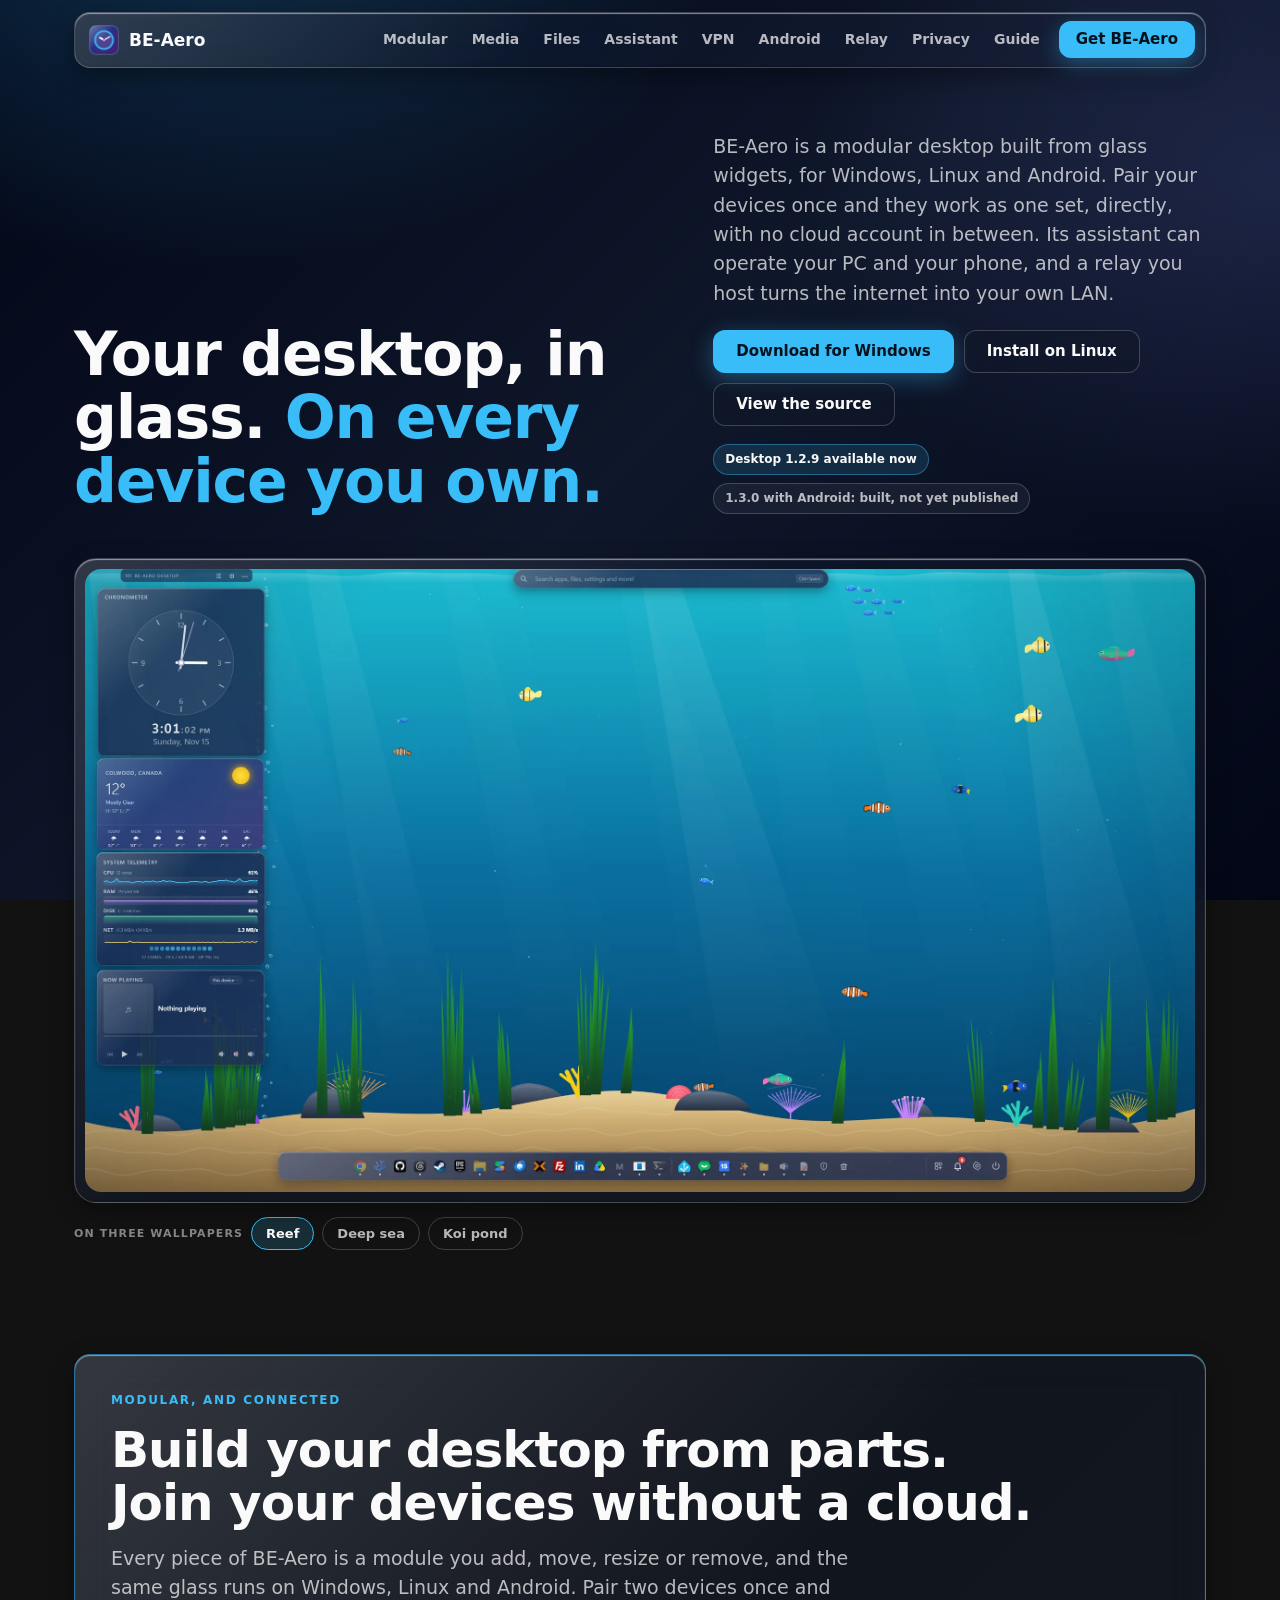
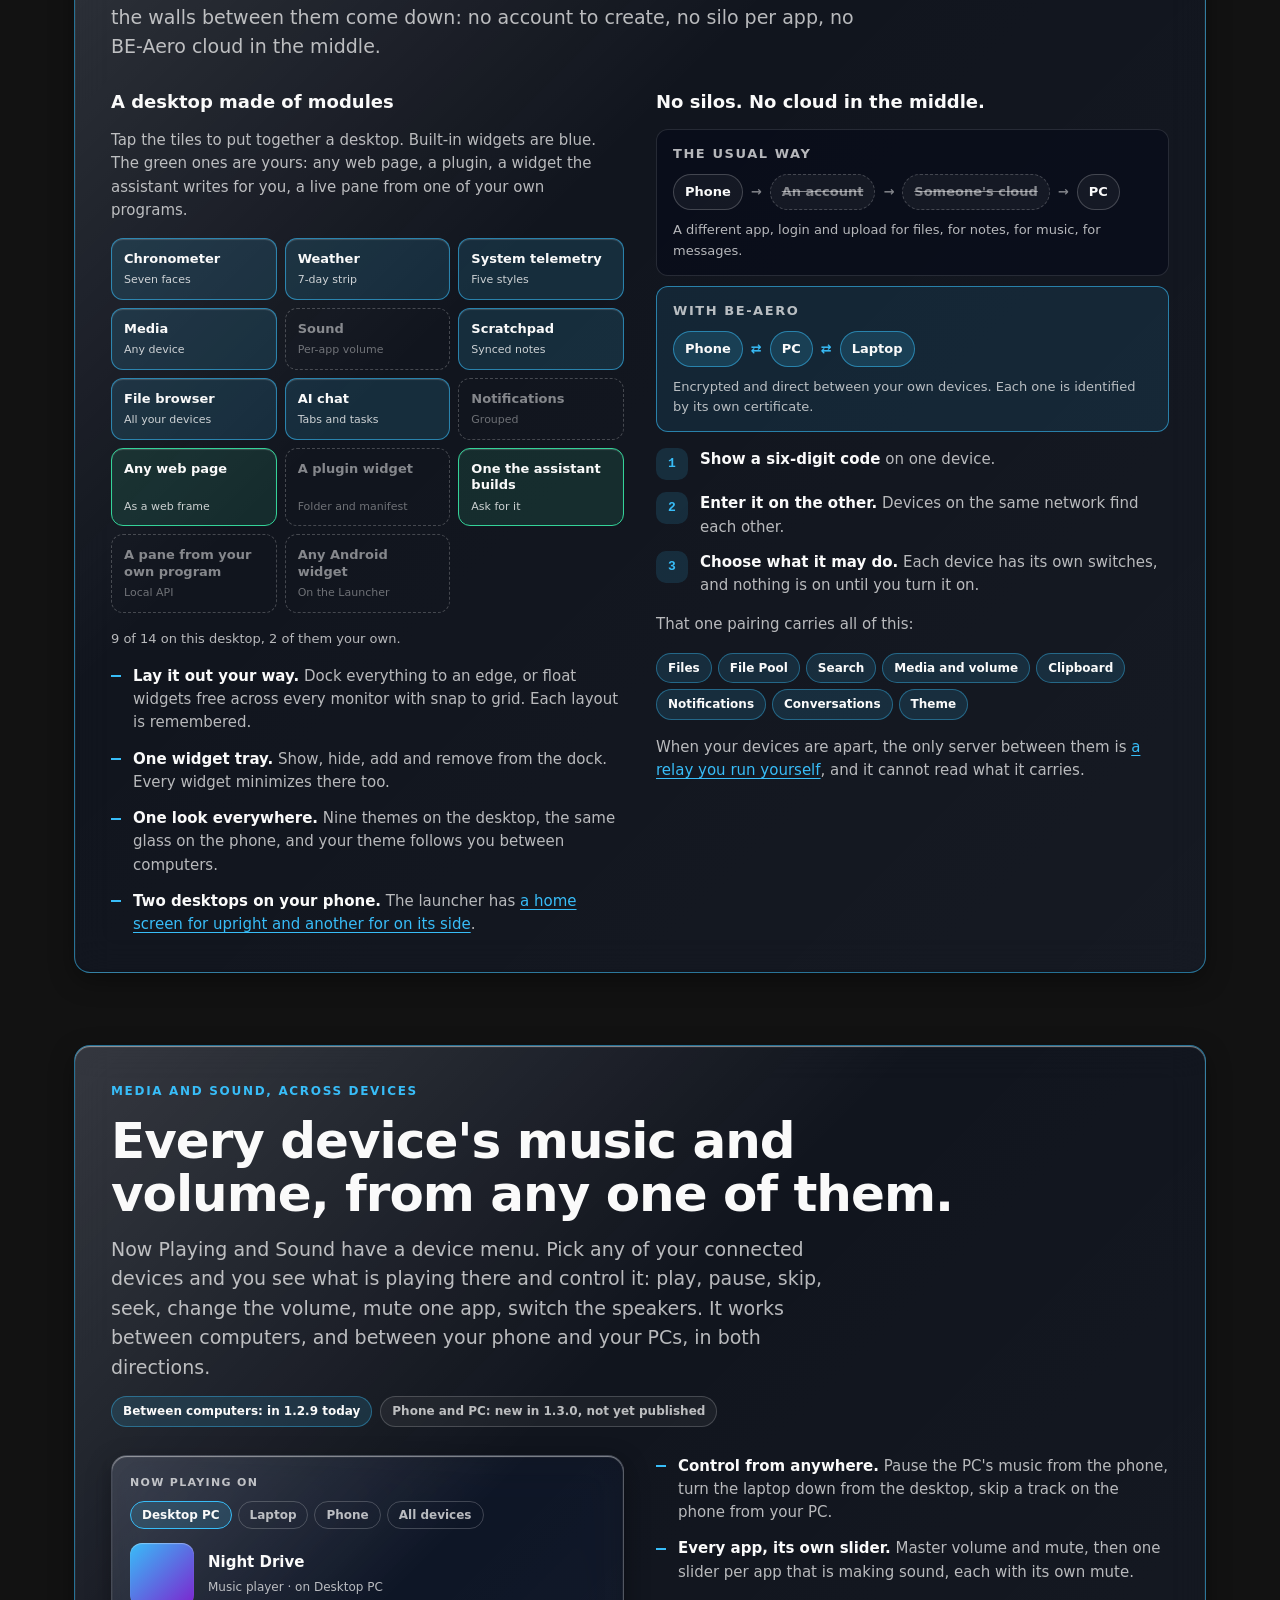
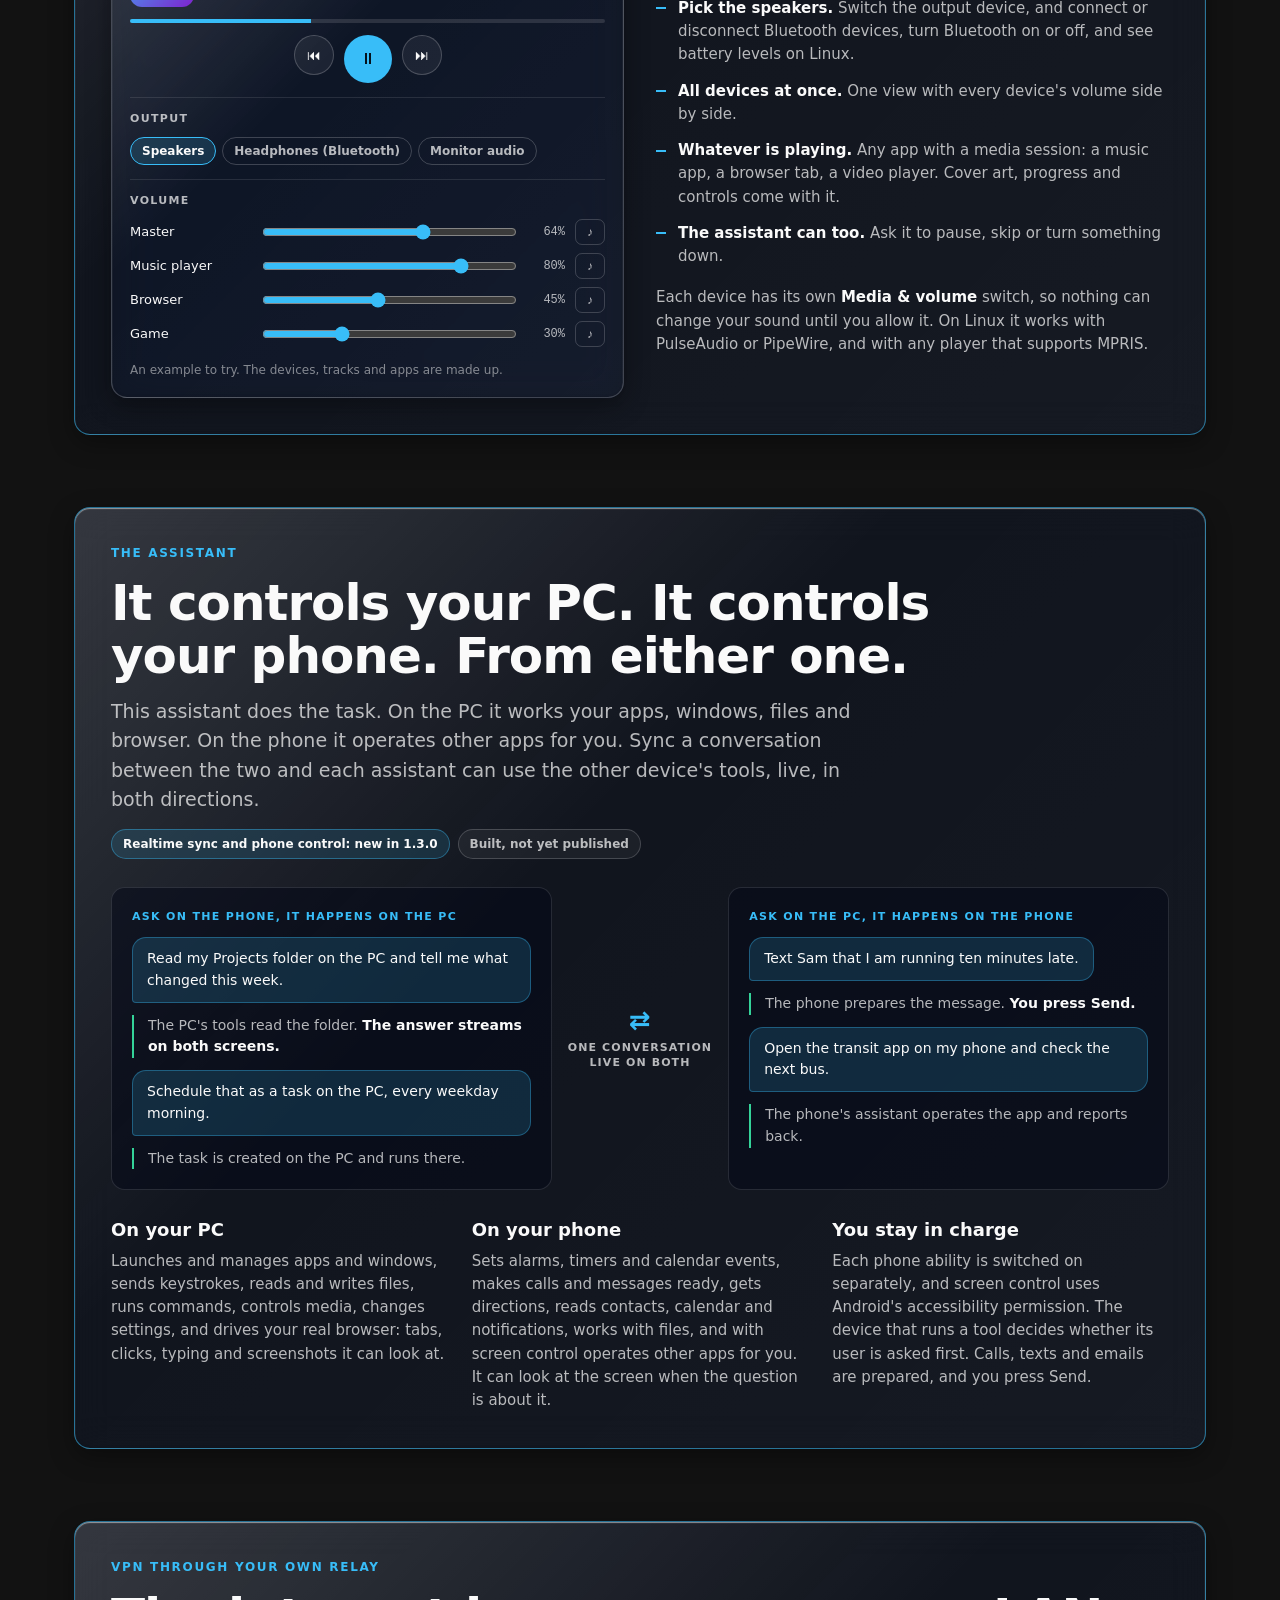
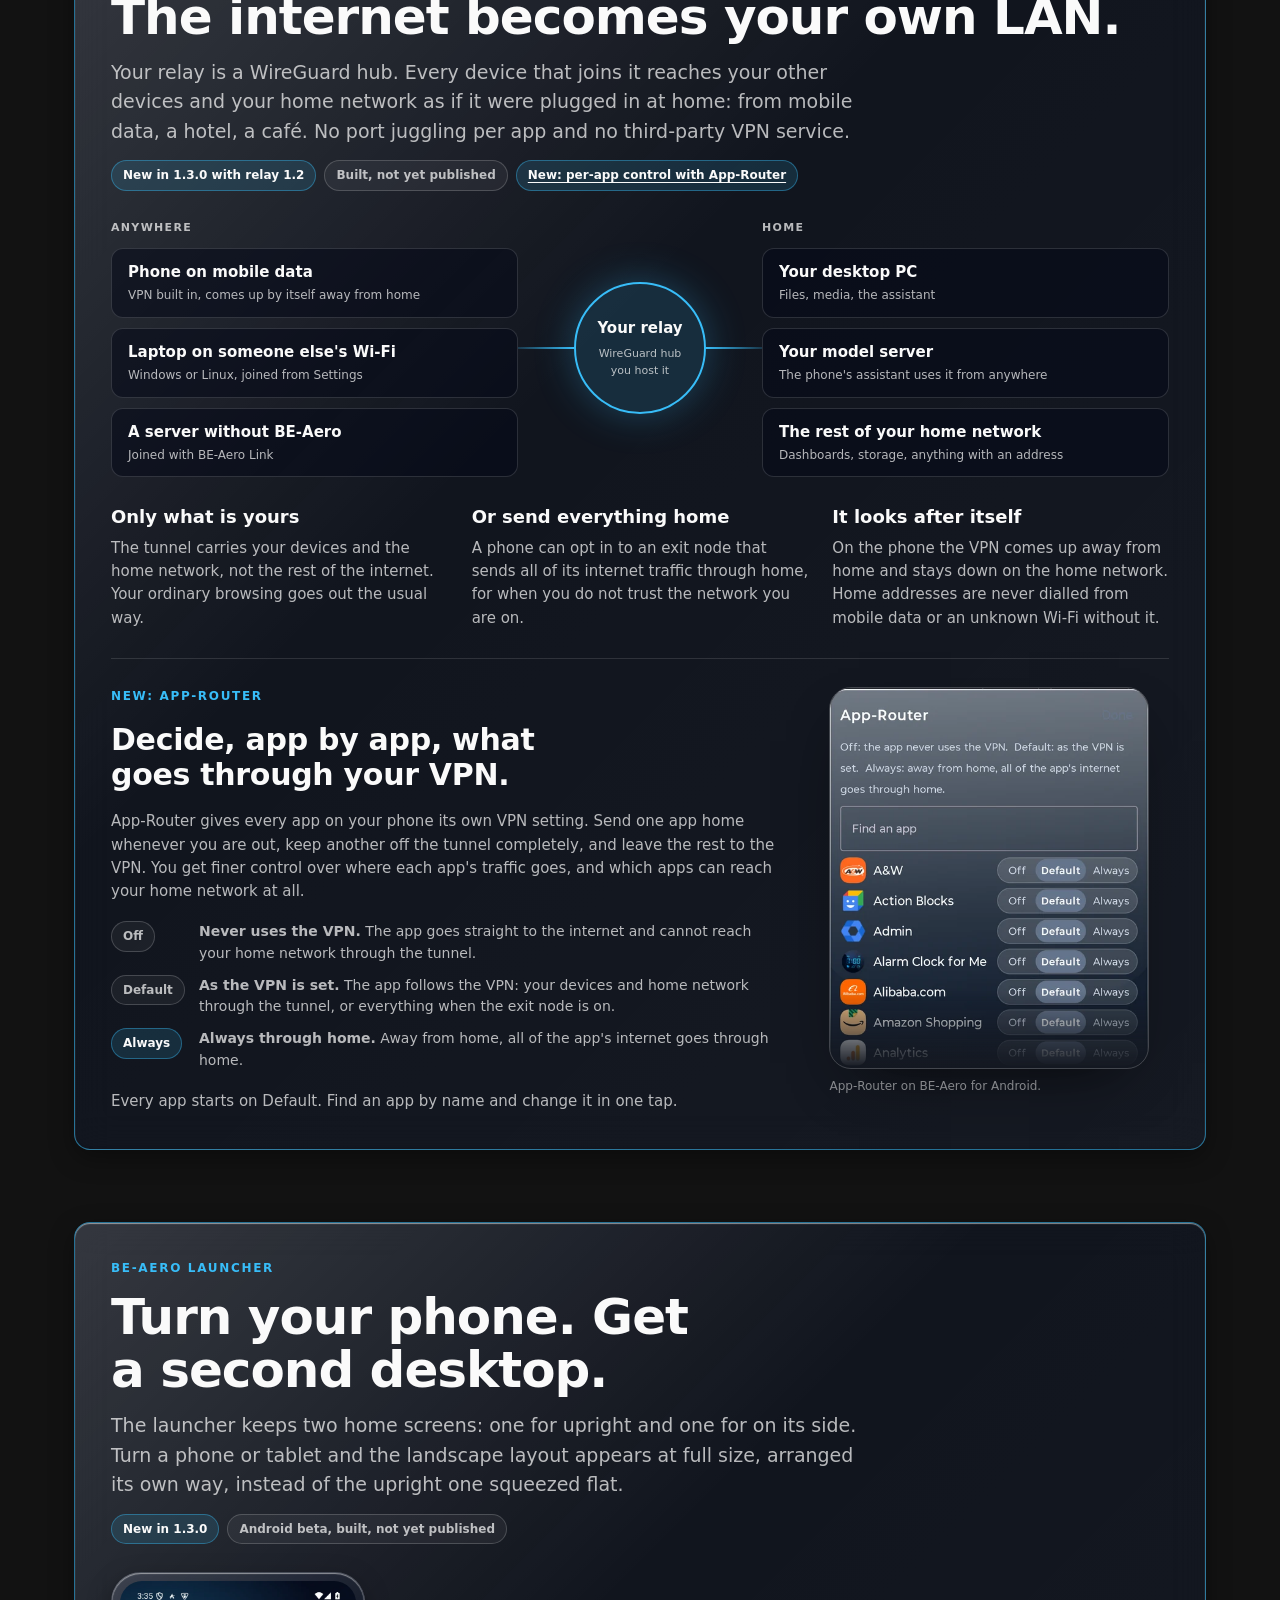
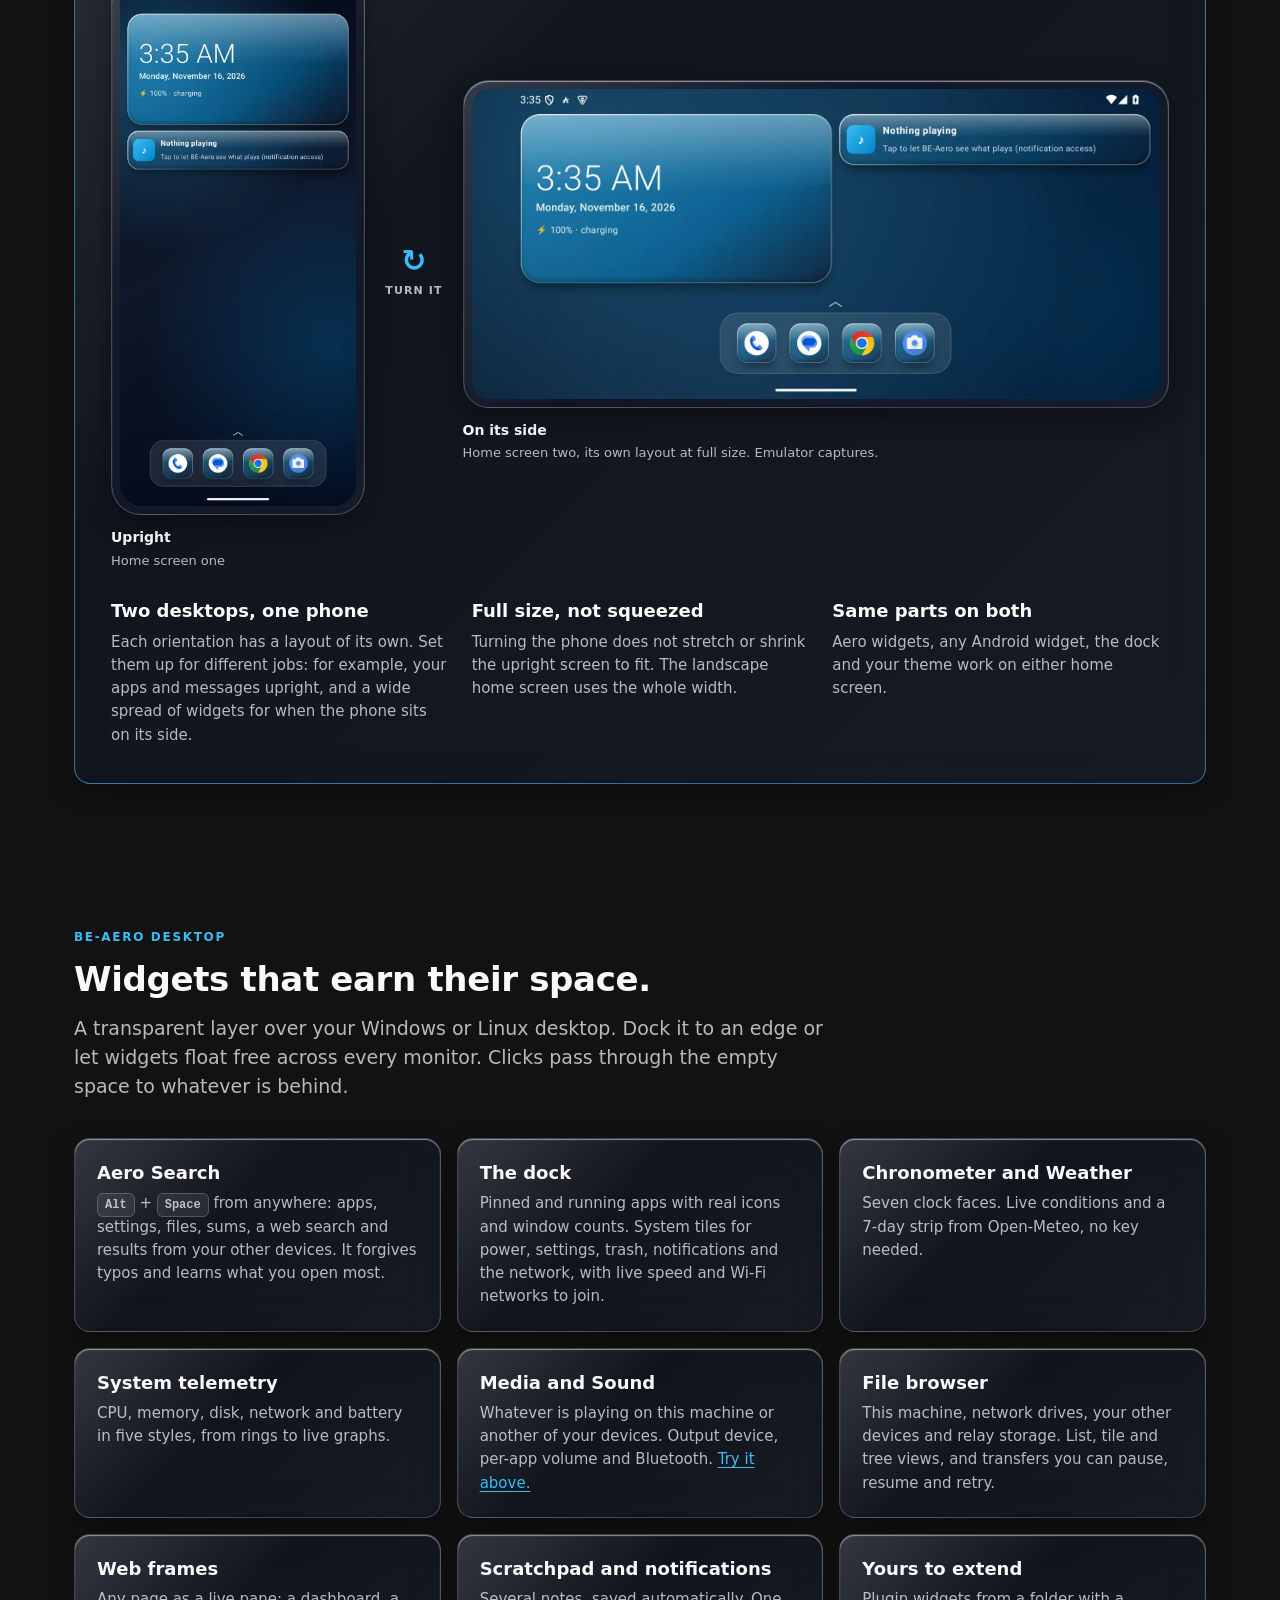
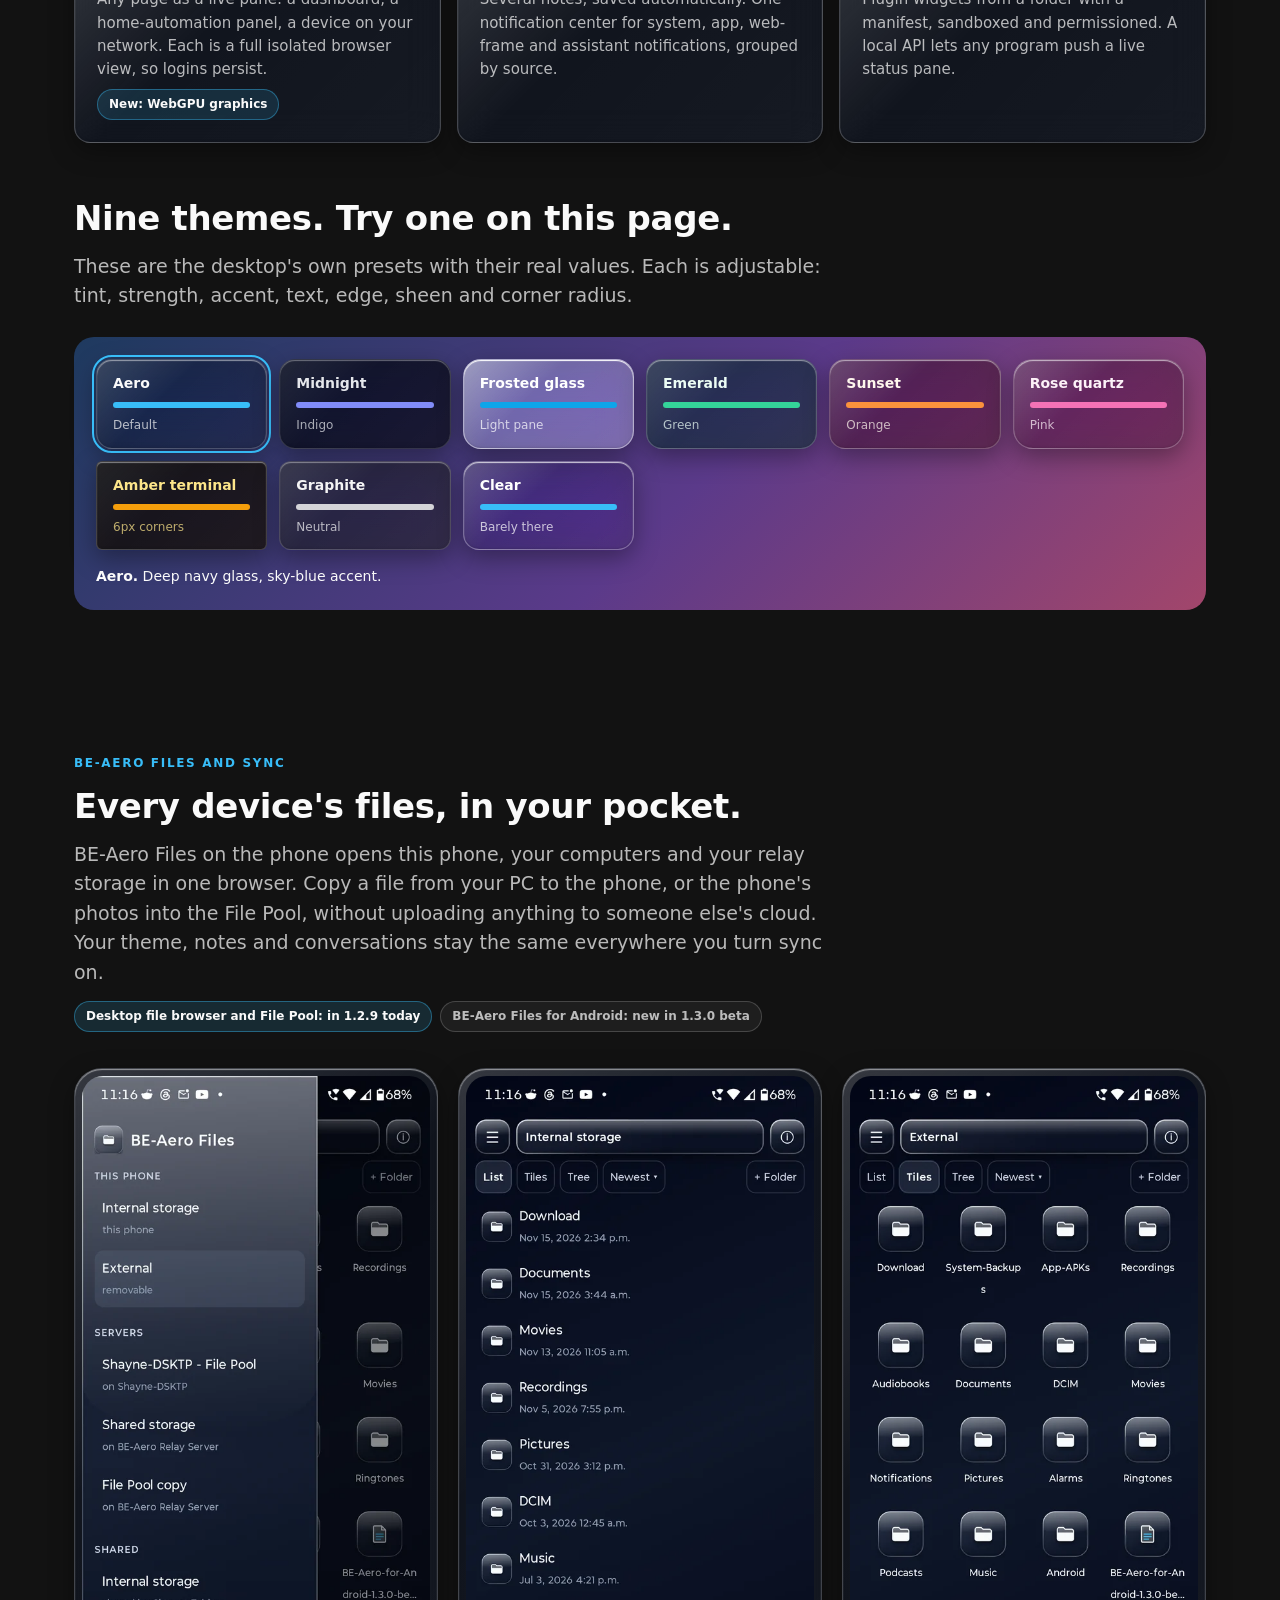
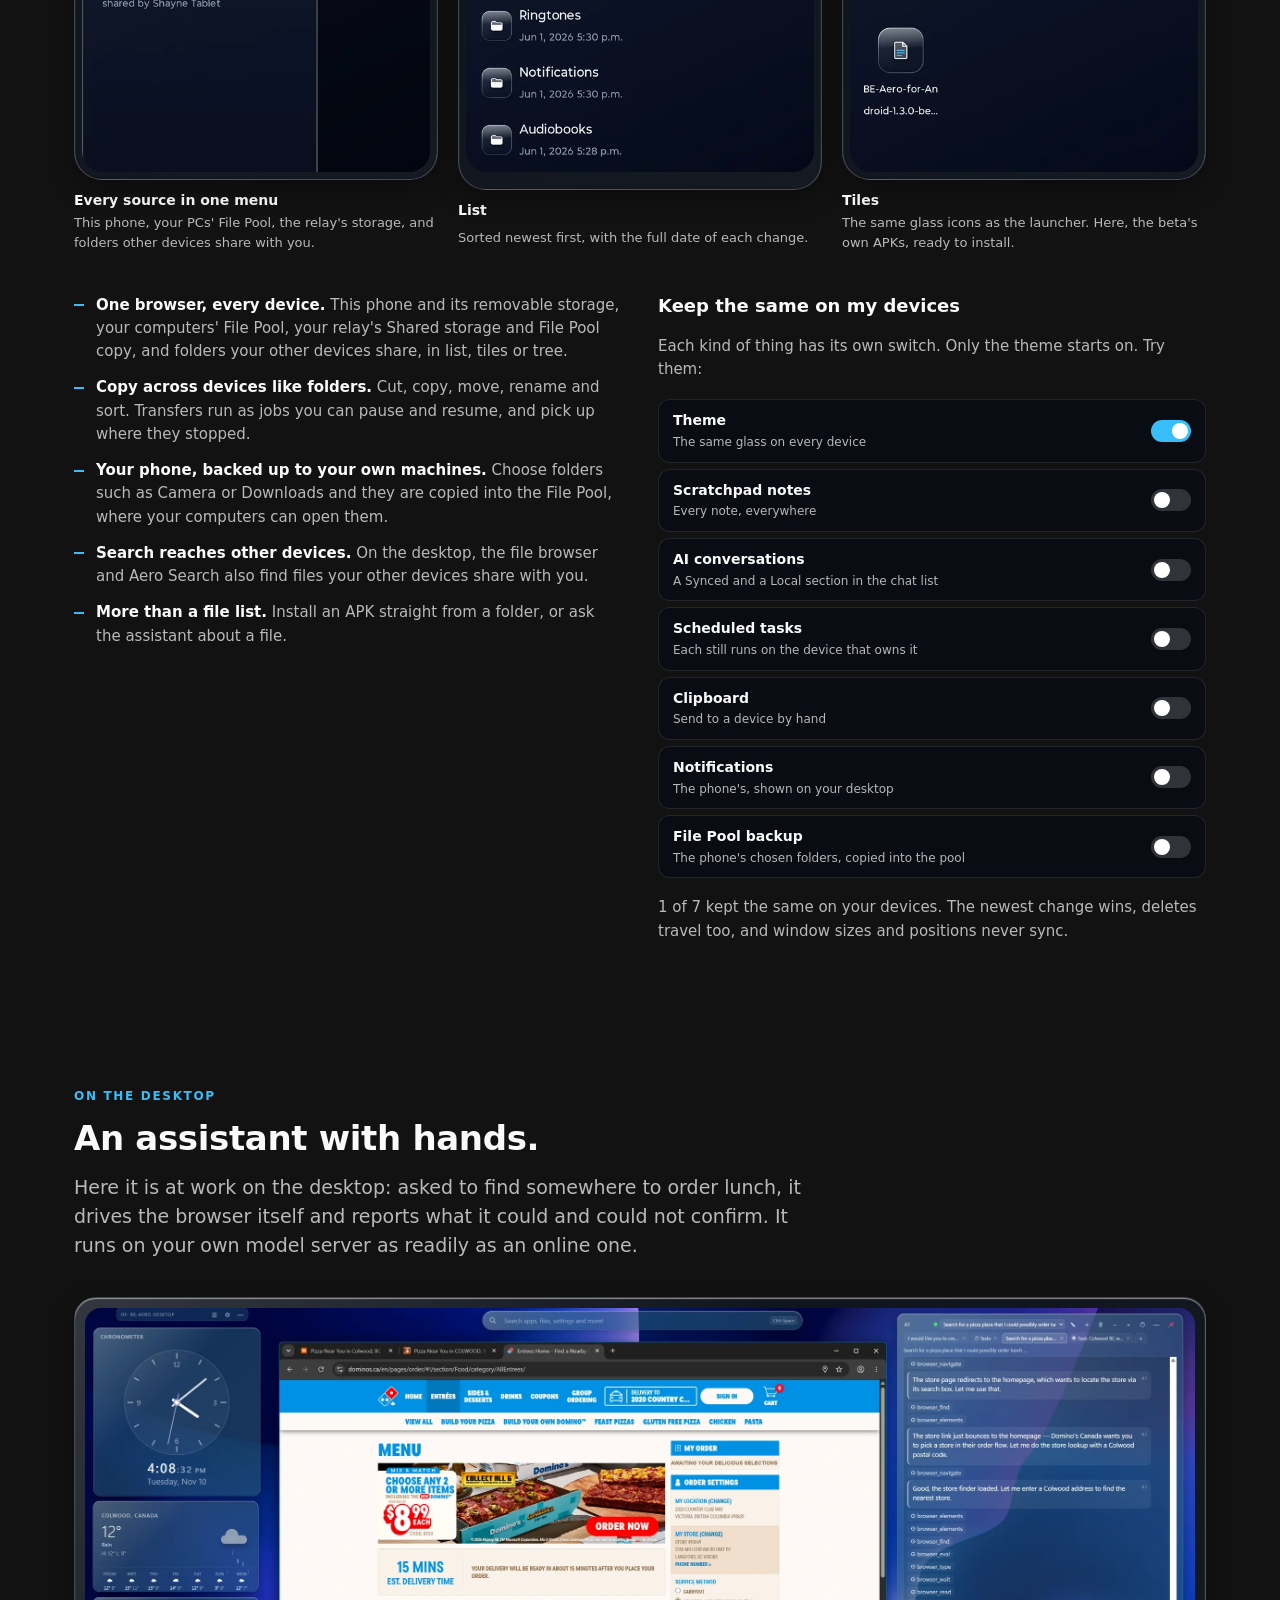
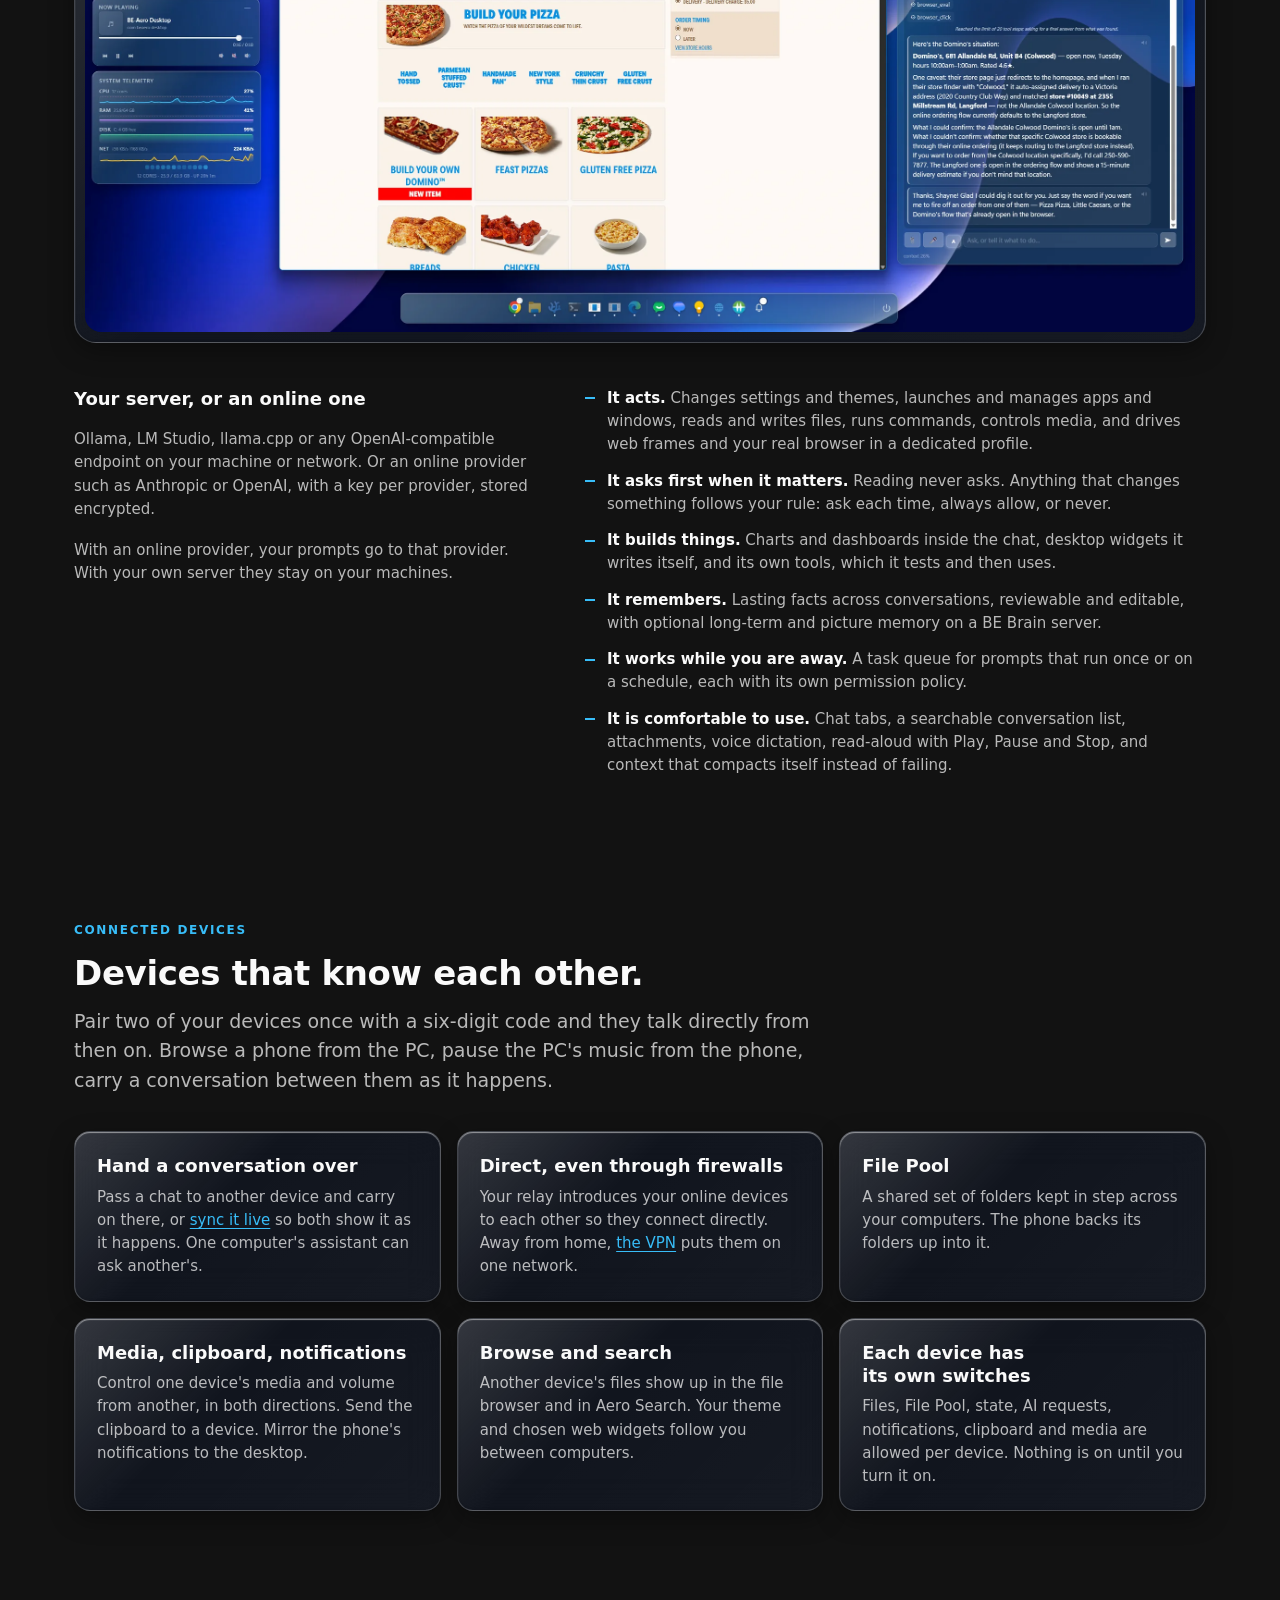
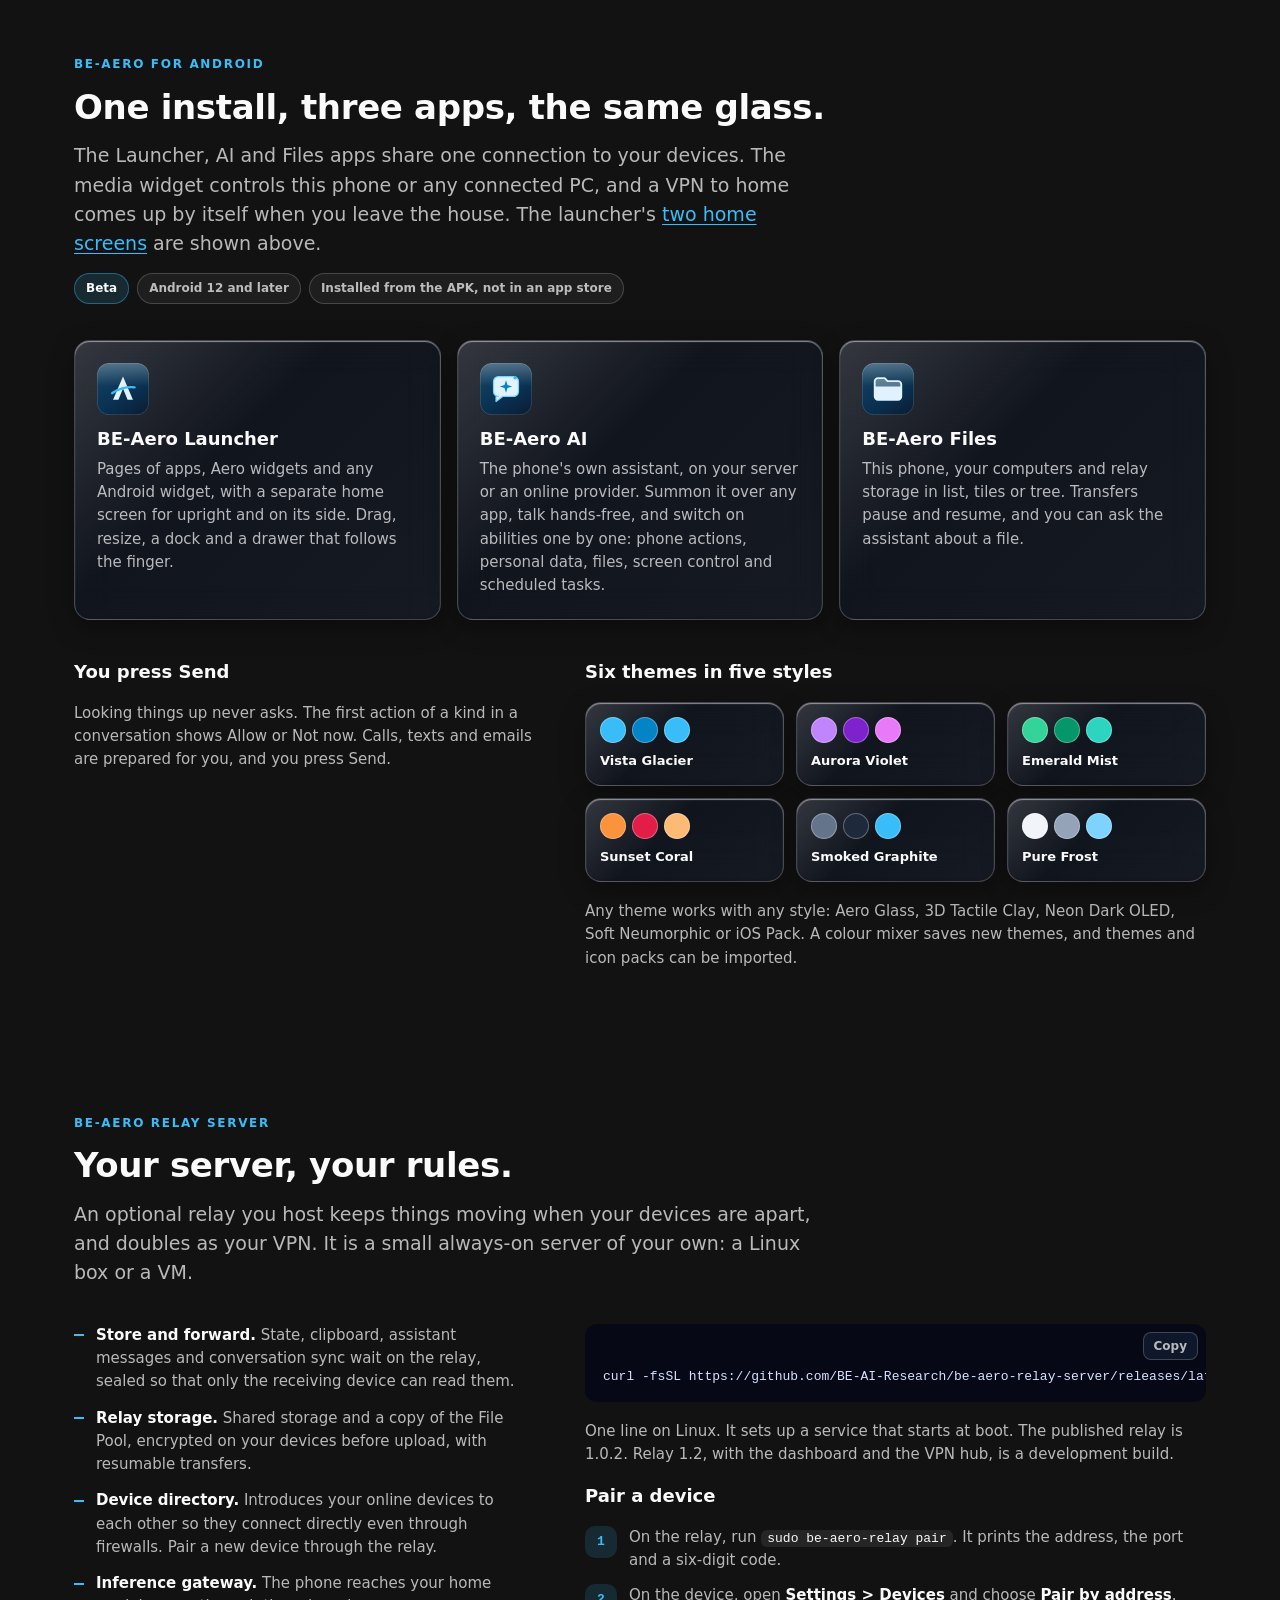
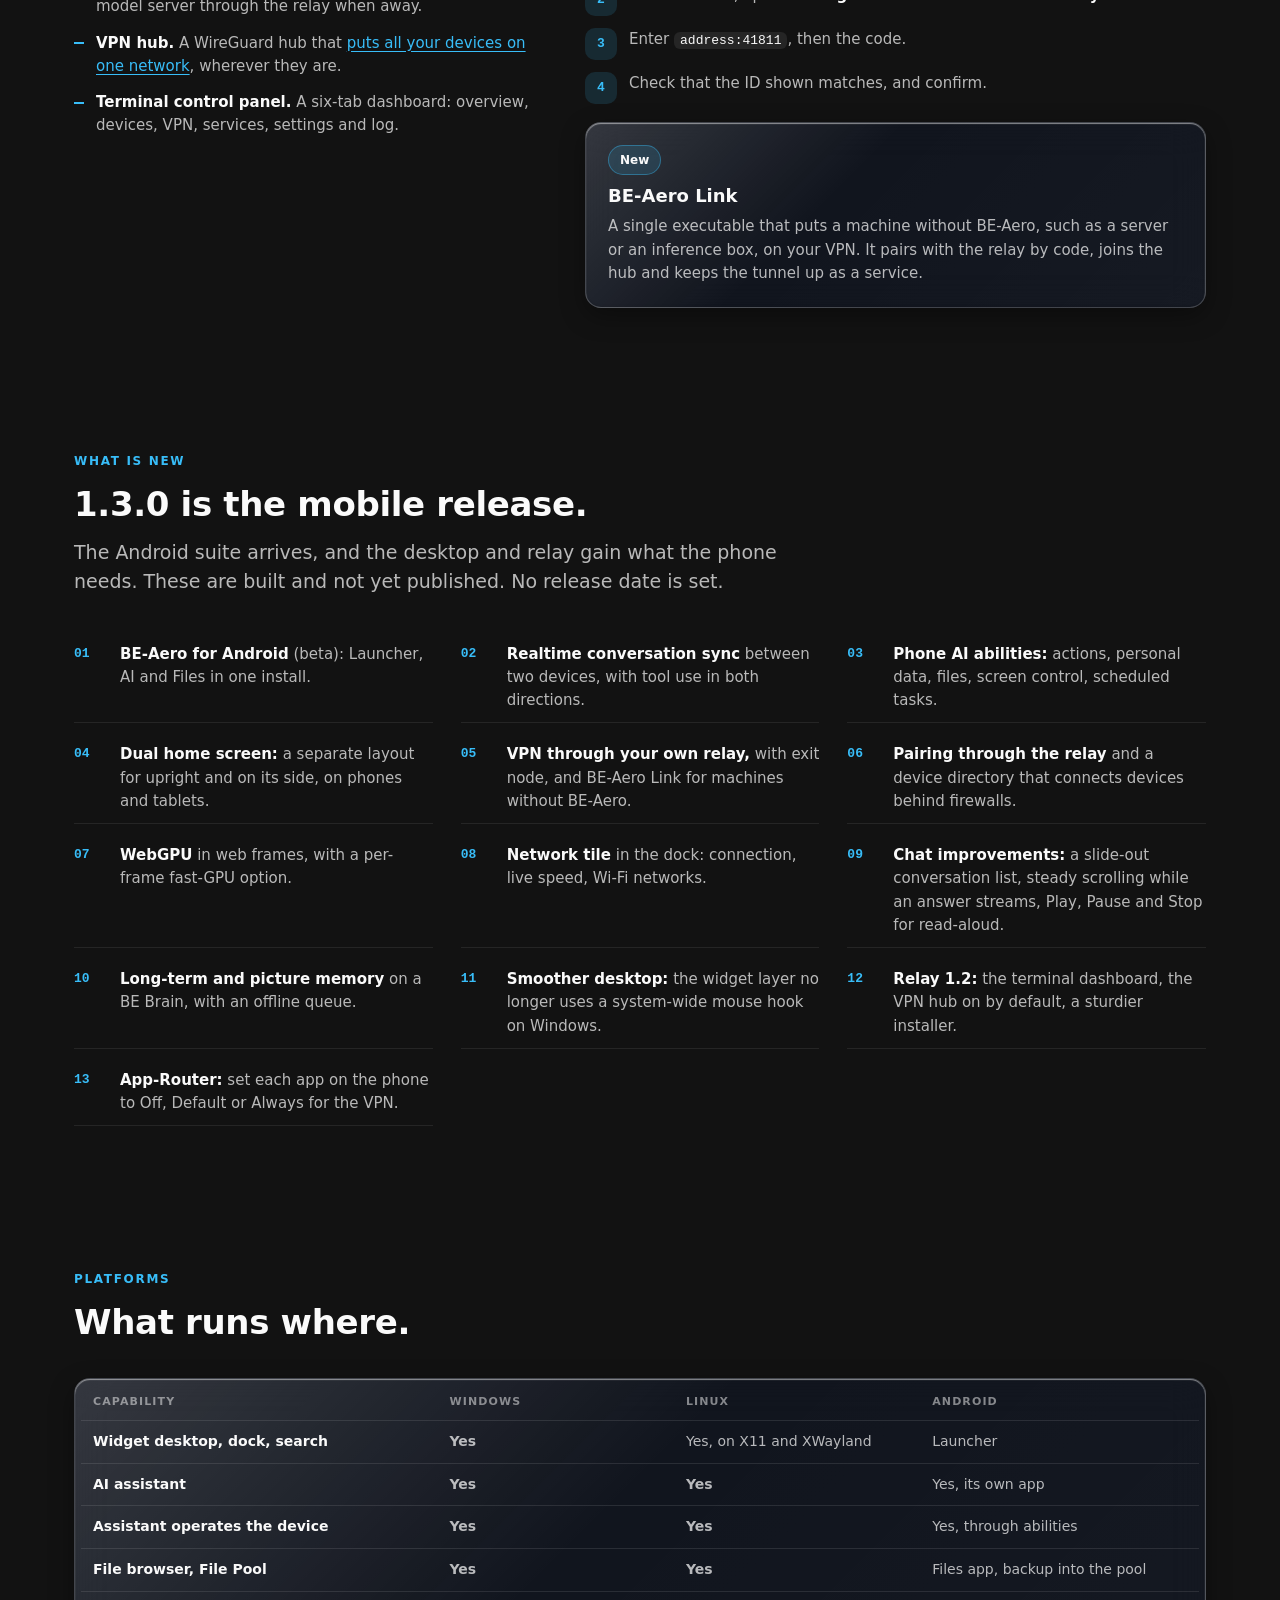
<file: index.html>
<!DOCTYPE html>
<html lang="en" data-theme="aero">
<head>
<meta charset="utf-8">
<meta name="viewport" content="width=device-width, initial-scale=1">
<title>BE-Aero</title>
<meta name="description" content="BE-Aero is a glass widget desktop for Windows and Linux with an Android suite. Your devices connect directly and share files, media and an assistant that acts.">
<meta name="theme-color" content="#0b1530">
<meta property="og:type" content="website">
<meta property="og:site_name" content="BE-Aero">
<meta property="og:title" content="BE-Aero">
<meta property="og:description" content="BE-Aero is a glass widget desktop for Windows and Linux with an Android suite. Your devices connect directly and share files, media and an assistant that acts.">
<meta property="og:image" content="img/desktop-reef.webp">
<meta name="twitter:card" content="summary_large_image">
<link rel="icon" href="icons/favicon.svg" type="image/svg+xml">
<link rel="alternate icon" href="icons/favicon.ico">
<link rel="apple-touch-icon" href="icons/apple-touch-icon.png">
<link rel="stylesheet" href="styles/be-aero.css">
<link rel="stylesheet" href="themes/themes.css">
<link rel="stylesheet" href="styles/site.css?v=2">
<script>try { var t = localStorage.getItem('beaero-theme'); if (t) document.documentElement.setAttribute('data-theme', t); } catch (e) {}</script>
</head>
<body class="aero-page">

<header class="dock aero-glass">
  <a class="brand" href="#top"><img src="icons/be-aero-desktop-256.png" alt="" width="30" height="30">BE-Aero</a>
  <nav aria-label="Sections">
    <a href="#modular">Modular</a>
    <a href="#media">Media</a>
    <a href="#files">Files</a>
    <a href="#control">Assistant</a>
    <a href="#vpn">VPN</a>
    <a href="#android">Android</a>
    <a href="#relay">Relay</a>
    <a href="#privacy">Privacy</a>
    <a href="guide.html">Guide</a>
    <a class="aero-btn aero-btn--primary" href="#get">Get BE-Aero</a>
  </nav>
</header>

<main id="top">

<section class="hero">
  <div class="aero-wrap">
    <div class="hero-top">
      <h1 class="aero-h1">Your desktop, in glass. <em>On every device you own.</em></h1>
      <div>
        <p class="aero-lede">BE-Aero is a modular desktop built from glass widgets, for Windows, Linux and Android. Pair your devices once and they work as one set, directly, with no cloud account in between. Its assistant can operate your PC and your phone, and a relay you host turns the internet into your own LAN.</p>
        <div class="actions">
          <a class="aero-btn aero-btn--primary" href="#get">Download for Windows</a>
          <a class="aero-btn" href="#get">Install on Linux</a>
          <a class="aero-btn" href="https://github.com/BE-AI-Research/be-aero-desktop">View the source</a>
        </div>
        <div class="status">
          <span class="aero-chip">Desktop 1.2.9 available now</span>
          <span class="aero-chip aero-chip--quiet">1.3.0 with Android: built, not yet published</span>
        </div>
      </div>
    </div>

    <div class="screen aero-glass">
      <img id="shot" src="img/desktop-reef.webp" width="2400" height="1349" alt="BE-Aero Desktop: clock, weather, system telemetry and media widgets on the left, the search bar at the top and the dock along the bottom, over an underwater reef wallpaper.">
    </div>
    <div class="shots" role="group" aria-label="Choose a desktop screenshot">
      <span class="aero-label">On three wallpapers</span>
      <button class="pill" data-shot="reef" aria-pressed="true">Reef</button>
      <button class="pill" data-shot="deep" aria-pressed="false">Deep sea</button>
      <button class="pill" data-shot="koi" aria-pressed="false">Koi pond</button>
    </div>
  </div>
</section>

<section id="modular">
  <div class="aero-wrap">
    <div class="spot aero-glass">
      <div class="head">
        <span class="aero-eyebrow">Modular, and connected</span>
        <h2 class="aero-h1" style="font-size:clamp(30px,4.4vw,50px)">Build your desktop from parts. Join your devices without a cloud.</h2>
        <p class="aero-lede">Every piece of BE-Aero is a module you add, move, resize or remove, and the same glass runs on Windows, Linux and Android. Pair two devices once and the walls between them come down: no account to create, no silo per app, no BE-Aero cloud in the middle.</p>
      </div>

      <div class="halves">
        <div class="half">
          <h3 class="aero-h3">A desktop made of modules</h3>
          <p class="dim">Tap the tiles to put together a desktop. Built-in widgets are blue. The green ones are yours: any web page, a plugin, a widget the assistant writes for you, a live pane from one of your own programs.</p>
          <div class="mods" id="mods" role="group" aria-label="Widgets on this example desktop">
            <button type="button" class="mod" aria-pressed="true">Chronometer<small>Seven faces</small></button>
            <button type="button" class="mod" aria-pressed="true">Weather<small>7-day strip</small></button>
            <button type="button" class="mod" aria-pressed="true">System telemetry<small>Five styles</small></button>
            <button type="button" class="mod" aria-pressed="true">Media<small>Any device</small></button>
            <button type="button" class="mod" aria-pressed="false">Sound<small>Per-app volume</small></button>
            <button type="button" class="mod" aria-pressed="true">Scratchpad<small>Synced notes</small></button>
            <button type="button" class="mod" aria-pressed="true">File browser<small>All your devices</small></button>
            <button type="button" class="mod" aria-pressed="true">AI chat<small>Tabs and tasks</small></button>
            <button type="button" class="mod" aria-pressed="false">Notifications<small>Grouped</small></button>
            <button type="button" class="mod own" aria-pressed="true">Any web page<small>As a web frame</small></button>
            <button type="button" class="mod own" aria-pressed="false">A plugin widget<small>Folder and manifest</small></button>
            <button type="button" class="mod own" aria-pressed="true">One the assistant builds<small>Ask for it</small></button>
            <button type="button" class="mod own" aria-pressed="false">A pane from your own program<small>Local API</small></button>
            <button type="button" class="mod own" aria-pressed="false">Any Android widget<small>On the Launcher</small></button>
          </div>
          <p class="modcount" id="modcount" aria-live="polite"></p>
          <ul class="plain">
            <li><strong>Lay it out your way.</strong> Dock everything to an edge, or float widgets free across every monitor with snap to grid. Each layout is remembered.</li>
            <li><strong>One widget tray.</strong> Show, hide, add and remove from the dock. Every widget minimizes there too.</li>
            <li><strong>One look everywhere.</strong> Nine themes on the desktop, the same glass on the phone, and your theme follows you between computers.</li>
            <li><strong>Two desktops on your phone.</strong> The launcher has <a href="#dual">a home screen for upright and another for on its side</a>.</li>
          </ul>
        </div>

        <div class="half">
          <h3 class="aero-h3">No silos. No cloud in the middle.</h3>
          <div class="versus">
            <div class="vs">
              <p class="aero-widget-title">The usual way</p>
              <div class="hop"><span>Phone</span><i>→</i><span class="cloud">An account</span><i>→</i><span class="cloud">Someone's cloud</span><i>→</i><span>PC</span></div>
              <p>A different app, login and upload for files, for notes, for music, for messages.</p>
            </div>
            <div class="vs ours">
              <p class="aero-widget-title">With BE-Aero</p>
              <div class="hop"><span>Phone</span><i>⇄</i><span>PC</span><i>⇄</i><span>Laptop</span></div>
              <p>Encrypted and direct between your own devices. Each one is identified by its own certificate.</p>
            </div>
          </div>
          <ol class="steps">
            <li><span><strong>Show a six-digit code</strong> on one device.</span></li>
            <li><span><strong>Enter it on the other.</strong> Devices on the same network find each other.</span></li>
            <li><span><strong>Choose what it may do.</strong> Each device has its own switches, and nothing is on until you turn it on.</span></li>
          </ol>
          <p class="dim">That one pairing carries all of this:</p>
          <div class="crosses">
            <span class="aero-chip">Files</span><span class="aero-chip">File Pool</span><span class="aero-chip">Search</span><span class="aero-chip">Media and volume</span><span class="aero-chip">Clipboard</span><span class="aero-chip">Notifications</span><span class="aero-chip">Conversations</span><span class="aero-chip">Theme</span>
          </div>
          <p class="dim">When your devices are apart, the only server between them is <a href="#relay">a relay you run yourself</a>, and it cannot read what it carries.</p>
        </div>
      </div>
    </div>
  </div>
</section>

<section id="media" style="padding-top:0">
  <div class="aero-wrap">
    <div class="spot aero-glass">
      <div class="head">
        <span class="aero-eyebrow">Media and sound, across devices</span>
        <h2 class="aero-h1" style="font-size:clamp(30px,4.4vw,50px)">Every device's music and volume, from any one of them.</h2>
        <p class="aero-lede">Now Playing and Sound have a device menu. Pick any of your connected devices and you see what is playing there and control it: play, pause, skip, seek, change the volume, mute one app, switch the speakers. It works between computers, and between your phone and your PCs, in both directions.</p>
        <div class="status" style="margin-top:0">
          <span class="aero-chip">Between computers: in 1.2.9 today</span>
          <span class="aero-chip aero-chip--quiet">Phone and PC: new in 1.3.0, not yet published</span>
        </div>
      </div>

      <div class="media-grid">
        <div class="mixer aero-glass" id="mixer">
          <div class="mx-top">
            <p class="aero-widget-title">Now playing on</p>
            <div class="mx-devs" role="group" aria-label="Device to control">
              <button type="button" class="mx-dev" data-dev="pc" aria-pressed="true">Desktop PC</button>
              <button type="button" class="mx-dev" data-dev="laptop" aria-pressed="false">Laptop</button>
              <button type="button" class="mx-dev" data-dev="phone" aria-pressed="false">Phone</button>
              <button type="button" class="mx-dev" data-dev="all" aria-pressed="false">All devices</button>
            </div>
          </div>
          <div id="mx-one">
            <div class="np">
              <div class="art" id="mx-art"></div>
              <div><b id="mx-title"></b><small id="mx-src"></small></div>
            </div>
            <div class="bar" style="margin-top:12px"><i id="mx-pos"></i></div>
            <div class="ctrls" style="margin-top:12px">
              <button type="button" class="ctrl" id="mx-prev" aria-label="Previous">⏮</button>
              <button type="button" class="ctrl main" id="mx-play" aria-label="Pause">⏸</button>
              <button type="button" class="ctrl" id="mx-next" aria-label="Next">⏭</button>
            </div>
            <div class="mx-sec" style="margin-top:14px">
              <p class="aero-widget-title">Output</p>
              <div class="mx-out" id="mx-out" role="group" aria-label="Output device"></div>
            </div>
            <div class="mx-sec" style="margin-top:14px">
              <p class="aero-widget-title">Volume</p>
              <div id="mx-vols" style="display:grid;gap:8px"></div>
            </div>
          </div>
          <div id="mx-all" hidden>
            <div class="mx-sec" style="border-top:0;padding-top:0">
              <p class="aero-widget-title">Each device's volume, side by side</p>
              <div id="mx-alls" style="display:grid;gap:8px"></div>
            </div>
          </div>
          <p class="mx-note">An example to try. The devices, tracks and apps are made up.</p>
        </div>

        <div class="stack">
          <ul class="plain">
            <li><strong>Control from anywhere.</strong> Pause the PC's music from the phone, turn the laptop down from the desktop, skip a track on the phone from your PC.</li>
            <li><strong>Every app, its own slider.</strong> Master volume and mute, then one slider per app that is making sound, each with its own mute.</li>
            <li><strong>Pick the speakers.</strong> Switch the output device, and connect or disconnect Bluetooth devices, turn Bluetooth on or off, and see battery levels on Linux.</li>
            <li><strong>All devices at once.</strong> One view with every device's volume side by side.</li>
            <li><strong>Whatever is playing.</strong> Any app with a media session: a music app, a browser tab, a video player. Cover art, progress and controls come with it.</li>
            <li><strong>The assistant can too.</strong> Ask it to pause, skip or turn something down.</li>
          </ul>
          <p class="dim">Each device has its own <strong>Media &amp; volume</strong> switch, so nothing can change your sound until you allow it. On Linux it works with PulseAudio or PipeWire, and with any player that supports MPRIS.</p>
        </div>
      </div>
    </div>
  </div>
</section>

<section id="control" style="padding-top:0">
  <div class="aero-wrap">
    <div class="spot aero-glass">
      <div class="head">
        <span class="aero-eyebrow">The assistant</span>
        <h2 class="aero-h1" style="font-size:clamp(30px,4.4vw,50px)">It controls your PC. It controls your phone. From either one.</h2>
        <p class="aero-lede">This assistant does the task. On the PC it works your apps, windows, files and browser. On the phone it operates other apps for you. Sync a conversation between the two and each assistant can use the other device's tools, live, in both directions.</p>
        <div class="status" style="margin-top:0">
          <span class="aero-chip">Realtime sync and phone control: new in 1.3.0</span>
          <span class="aero-chip aero-chip--quiet">Built, not yet published</span>
        </div>
      </div>

      <div class="duo">
        <div class="side">
          <p class="aero-widget-title">Ask on the phone, it happens on the PC</p>
          <p class="say">Read my Projects folder on the PC and tell me what changed this week.</p>
          <p class="does">The PC's tools read the folder. <strong>The answer streams on both screens.</strong></p>
          <p class="say">Schedule that as a task on the PC, every weekday morning.</p>
          <p class="does">The task is created on the PC and runs there.</p>
        </div>
        <div class="sync"><b>⇄</b>One conversation<br>live on both</div>
        <div class="side">
          <p class="aero-widget-title">Ask on the PC, it happens on the phone</p>
          <p class="say">Text Sam that I am running ten minutes late.</p>
          <p class="does">The phone prepares the message. <strong>You press Send.</strong></p>
          <p class="say">Open the transit app on my phone and check the next bus.</p>
          <p class="does">The phone's assistant operates the app and reports back.</p>
        </div>
      </div>

      <div class="trio">
        <div>
          <h3 class="aero-h3">On your PC</h3>
          <p>Launches and manages apps and windows, sends keystrokes, reads and writes files, runs commands, controls media, changes settings, and drives your real browser: tabs, clicks, typing and screenshots it can look at.</p>
        </div>
        <div>
          <h3 class="aero-h3">On your phone</h3>
          <p>Sets alarms, timers and calendar events, makes calls and messages ready, gets directions, reads contacts, calendar and notifications, works with files, and with screen control operates other apps for you. It can look at the screen when the question is about it.</p>
        </div>
        <div>
          <h3 class="aero-h3">You stay in charge</h3>
          <p>Each phone ability is switched on separately, and screen control uses Android's accessibility permission. The device that runs a tool decides whether its user is asked first. Calls, texts and emails are prepared, and you press Send.</p>
        </div>
      </div>
    </div>
  </div>
</section>

<section id="vpn" style="padding-top:0">
  <div class="aero-wrap">
    <div class="spot aero-glass">
      <div class="head">
        <span class="aero-eyebrow">VPN through your own relay</span>
        <h2 class="aero-h1" style="font-size:clamp(30px,4.4vw,50px)">The internet becomes your own LAN.</h2>
        <p class="aero-lede">Your relay is a WireGuard hub. Every device that joins it reaches your other devices and your home network as if it were plugged in at home: from mobile data, a hotel, a café. No port juggling per app and no third-party VPN service.</p>
        <div class="status" style="margin-top:0">
          <span class="aero-chip">New in 1.3.0 with relay 1.2</span>
          <span class="aero-chip aero-chip--quiet">Built, not yet published</span>
          <a class="aero-chip" href="#app-router">New: per-app control with App-Router</a>
        </div>
      </div>

      <div class="lan">
        <div class="lan-col">
          <p class="aero-widget-title">Anywhere</p>
          <div class="node"><b>Phone on mobile data</b><small>VPN built in, comes up by itself away from home</small></div>
          <div class="node"><b>Laptop on someone else's Wi-Fi</b><small>Windows or Linux, joined from Settings</small></div>
          <div class="node"><b>A server without BE-Aero</b><small>Joined with BE-Aero Link</small></div>
        </div>
        <div class="lan-hub"><i></i><div class="hub"><b>Your relay</b><small>WireGuard hub<br>you host it</small></div><i></i></div>
        <div class="lan-col">
          <p class="aero-widget-title">Home</p>
          <div class="node"><b>Your desktop PC</b><small>Files, media, the assistant</small></div>
          <div class="node"><b>Your model server</b><small>The phone's assistant uses it from anywhere</small></div>
          <div class="node"><b>The rest of your home network</b><small>Dashboards, storage, anything with an address</small></div>
        </div>
      </div>

      <div class="trio">
        <div>
          <h3 class="aero-h3">Only what is yours</h3>
          <p>The tunnel carries your devices and the home network, not the rest of the internet. Your ordinary browsing goes out the usual way.</p>
        </div>
        <div>
          <h3 class="aero-h3">Or send everything home</h3>
          <p>A phone can opt in to an exit node that sends all of its internet traffic through home, for when you do not trust the network you are on.</p>
        </div>
        <div>
          <h3 class="aero-h3">It looks after itself</h3>
          <p>On the phone the VPN comes up away from home and stays down on the home network. Home addresses are never dialled from mobile data or an unknown Wi-Fi without it.</p>
        </div>
      </div>

      <div class="approuter" id="app-router">
        <div class="stack">
          <span class="aero-eyebrow">New: App-Router</span>
          <h3 class="aero-h2" style="font-size:clamp(22px,2.6vw,30px)">Decide, app by app, what goes through your VPN.</h3>
          <p class="dim">App-Router gives every app on your phone its own VPN setting. Send one app home whenever you are out, keep another off the tunnel completely, and leave the rest to the VPN. You get finer control over where each app's traffic goes, and which apps can reach your home network at all.</p>
          <div class="modes">
            <div class="mode"><span class="aero-chip aero-chip--quiet">Off</span><p><strong>Never uses the VPN.</strong> The app goes straight to the internet and cannot reach your home network through the tunnel.</p></div>
            <div class="mode"><span class="aero-chip aero-chip--quiet">Default</span><p><strong>As the VPN is set.</strong> The app follows the VPN: your devices and home network through the tunnel, or everything when the exit node is on.</p></div>
            <div class="mode"><span class="aero-chip">Always</span><p><strong>Always through home.</strong> Away from home, all of the app's internet goes through home.</p></div>
          </div>
          <p class="dim">Every app starts on Default. Find an app by name and change it in one tap.</p>
        </div>
        <figure class="ar-shot">
          <div class="ar-card"><img loading="lazy" src="img/app-router.webp?v=2" width="520" height="622" alt="The App-Router screen on an Android phone: a note explaining Off, Default and Always, a Find an app box, and an alphabetical list of installed apps, each with an Off, Default and Always switch set to Default."></div>
          <figcaption>App-Router on BE-Aero for Android.</figcaption>
        </figure>
      </div>
    </div>
  </div>
</section>

<section id="dual" style="padding-top:0">
  <div class="aero-wrap">
    <div class="spot aero-glass">
      <div class="head">
        <span class="aero-eyebrow">BE-Aero Launcher</span>
        <h2 class="aero-h1" style="font-size:clamp(30px,4.4vw,50px)">Turn your phone. Get a second desktop.</h2>
        <p class="aero-lede">The launcher keeps two home screens: one for upright and one for on its side. Turn a phone or tablet and the landscape layout appears at full size, arranged its own way, instead of the upright one squeezed flat.</p>
        <div class="status" style="margin-top:0">
          <span class="aero-chip">New in 1.3.0</span>
          <span class="aero-chip aero-chip--quiet">Android beta, built, not yet published</span>
        </div>
      </div>

      <div class="dual">
        <figure>
          <div class="phone aero-glass"><img loading="lazy" src="img/android-upright.webp" width="720" height="1600" alt="BE-Aero Launcher held upright: a large clock widget, a media widget below it and the dock at the bottom."></div>
          <figcaption><b>Upright</b>Home screen one</figcaption>
        </figure>
        <div class="turn" aria-hidden="true"><b>↻</b>Turn it</div>
        <figure>
          <div class="tablet aero-glass"><img loading="lazy" src="img/android-sideways.webp" width="1600" height="720" alt="BE-Aero Launcher on its side: the clock and media widgets placed side by side in a wide layout of their own, with the dock centred below."></div>
          <figcaption><b>On its side</b>Home screen two, its own layout at full size. Emulator captures.</figcaption>
        </figure>
      </div>

      <div class="trio">
        <div>
          <h3 class="aero-h3">Two desktops, one phone</h3>
          <p>Each orientation has a layout of its own. Set them up for different jobs: for example, your apps and messages upright, and a wide spread of widgets for when the phone sits on its side.</p>
        </div>
        <div>
          <h3 class="aero-h3">Full size, not squeezed</h3>
          <p>Turning the phone does not stretch or shrink the upright screen to fit. The landscape home screen uses the whole width.</p>
        </div>
        <div>
          <h3 class="aero-h3">Same parts on both</h3>
          <p>Aero widgets, any Android widget, the dock and your theme work on either home screen.</p>
        </div>
      </div>
    </div>
  </div>
</section>

<section id="desktop">
  <div class="aero-wrap">
    <div class="head">
      <span class="aero-eyebrow">BE-Aero Desktop</span>
      <h2 class="aero-h2">Widgets that earn their space.</h2>
      <p class="aero-lede">A transparent layer over your Windows or Linux desktop. Dock it to an edge or let widgets float free across every monitor. Clicks pass through the empty space to whatever is behind.</p>
    </div>
    <div class="feats">
      <div class="feat aero-glass">
        <h3 class="aero-h3">Aero Search</h3>
        <p><span class="aero-kbd">Alt</span> + <span class="aero-kbd">Space</span> from anywhere: apps, settings, files, sums, a web search and results from your other devices. It forgives typos and learns what you open most.</p>
      </div>
      <div class="feat aero-glass">
        <h3 class="aero-h3">The dock</h3>
        <p>Pinned and running apps with real icons and window counts. System tiles for power, settings, trash, notifications and the network, with live speed and Wi-Fi networks to join.</p>
      </div>
      <div class="feat aero-glass">
        <h3 class="aero-h3">Chronometer and Weather</h3>
        <p>Seven clock faces. Live conditions and a 7-day strip from Open-Meteo, no key needed.</p>
      </div>
      <div class="feat aero-glass">
        <h3 class="aero-h3">System telemetry</h3>
        <p>CPU, memory, disk, network and battery in five styles, from rings to live graphs.</p>
      </div>
      <div class="feat aero-glass">
        <h3 class="aero-h3">Media and Sound</h3>
        <p>Whatever is playing on this machine or another of your devices. Output device, per-app volume and Bluetooth. <a href="#media">Try it above.</a></p>
      </div>
      <div class="feat aero-glass">
        <h3 class="aero-h3">File browser</h3>
        <p>This machine, network drives, your other devices and relay storage. List, tile and tree views, and transfers you can pause, resume and retry.</p>
      </div>
      <div class="feat aero-glass">
        <h3 class="aero-h3">Web frames</h3>
        <p>Any page as a live pane: a dashboard, a home-automation panel, a device on your network. Each is a full isolated browser view, so logins persist.</p>
        <span class="aero-chip">New: WebGPU graphics</span>
      </div>
      <div class="feat aero-glass">
        <h3 class="aero-h3">Scratchpad and notifications</h3>
        <p>Several notes, saved automatically. One notification center for system, app, web-frame and assistant notifications, grouped by source.</p>
      </div>
      <div class="feat aero-glass">
        <h3 class="aero-h3">Yours to extend</h3>
        <p>Plugin widgets from a folder with a manifest, sandboxed and permissioned. A local API lets any program push a live status pane.</p>
      </div>
    </div>

    <div class="stack" style="margin-top:56px">
      <div class="head" style="margin-bottom:8px">
        <h2 class="aero-h2">Nine themes. Try one on this page.</h2>
        <p class="aero-lede">These are the desktop's own presets with their real values. Each is adjustable: tint, strength, accent, text, edge, sheen and corner radius.</p>
      </div>
      <div class="theme-stage">
        <div class="theme-grid" id="themes" role="group" aria-label="Site theme">
          <button class="theme-sw aero-glass" data-theme="aero" data-note="Deep navy glass, sky-blue accent.">Aero<i></i><small>Default</small></button>
          <button class="theme-sw aero-glass" data-theme="midnight" data-note="Near-black, indigo accent, the quietest edge.">Midnight<i></i><small>Indigo</small></button>
          <button class="theme-sw aero-glass" data-theme="frost" data-note="Pale and bright, the lightest pane.">Frosted glass<i></i><small>Light pane</small></button>
          <button class="theme-sw aero-glass" data-theme="emerald" data-note="Tinted glass in green.">Emerald<i></i><small>Green</small></button>
          <button class="theme-sw aero-glass" data-theme="sunset" data-note="Tinted glass in warm orange.">Sunset<i></i><small>Orange</small></button>
          <button class="theme-sw aero-glass" data-theme="rose" data-note="Tinted glass in pink, with the roundest corners.">Rose quartz<i></i><small>Pink</small></button>
          <button class="theme-sw aero-glass" data-theme="amber" data-note="Dark with amber text and tight 6px corners.">Amber terminal<i></i><small>6px corners</small></button>
          <button class="theme-sw aero-glass" data-theme="mono" data-note="Neutral grey, no colour.">Graphite<i></i><small>Neutral</small></button>
          <button class="theme-sw aero-glass" data-theme="clear" data-note="Almost no tint, for a busy wallpaper you want to see.">Clear<i></i><small>Barely there</small></button>
        </div>
        <p class="theme-note" id="themenote" aria-live="polite"><strong>Aero.</strong> Deep navy glass, sky-blue accent.</p>
      </div>
    </div>
  </div>
</section>

<section id="files">
  <div class="aero-wrap">
    <div class="head">
      <span class="aero-eyebrow">BE-Aero Files and sync</span>
      <h2 class="aero-h2">Every device's files, in your pocket.</h2>
      <p class="aero-lede">BE-Aero Files on the phone opens this phone, your computers and your relay storage in one browser. Copy a file from your PC to the phone, or the phone's photos into the File Pool, without uploading anything to someone else's cloud. Your theme, notes and conversations stay the same everywhere you turn sync on.</p>
      <div class="status" style="margin-top:0">
        <span class="aero-chip">Desktop file browser and File Pool: in 1.2.9 today</span>
        <span class="aero-chip aero-chip--quiet">BE-Aero Files for Android: new in 1.3.0 beta</span>
      </div>
    </div>

    <div class="fshots">
      <figure>
        <div class="phone aero-glass"><img loading="lazy" src="img/files-sources.webp" width="540" height="1080" alt="BE-Aero Files source menu: This phone with internal and external storage, Servers with a desktop's File Pool and the relay's Shared storage and File Pool copy, and a Shared folder from a tablet."></div>
        <figcaption><b>Every source in one menu</b>This phone, your PCs' File Pool, the relay's storage, and folders other devices share with you.</figcaption>
      </figure>
      <figure>
        <div class="phone aero-glass"><img loading="lazy" src="img/files-list.webp" width="540" height="1080" alt="BE-Aero Files in list view showing the phone's internal storage folders, sorted newest first."></div>
        <figcaption><b>List</b>Sorted newest first, with the full date of each change.</figcaption>
      </figure>
      <figure>
        <div class="phone aero-glass"><img loading="lazy" src="img/files-tiles.webp" width="540" height="1080" alt="BE-Aero Files in tile view showing the folders on removable storage and two BE-Aero for Android APK files."></div>
        <figcaption><b>Tiles</b>The same glass icons as the launcher. Here, the beta's own APKs, ready to install.</figcaption>
      </figure>
    </div>

    <div class="files-grid">
      <div class="stack">
        <ul class="plain">
          <li><strong>One browser, every device.</strong> This phone and its removable storage, your computers' File Pool, your relay's Shared storage and File Pool copy, and folders your other devices share, in list, tiles or tree.</li>
          <li><strong>Copy across devices like folders.</strong> Cut, copy, move, rename and sort. Transfers run as jobs you can pause and resume, and pick up where they stopped.</li>
          <li><strong>Your phone, backed up to your own machines.</strong> Choose folders such as Camera or Downloads and they are copied into the File Pool, where your computers can open them.</li>
          <li><strong>Search reaches other devices.</strong> On the desktop, the file browser and Aero Search also find files your other devices share with you.</li>
          <li><strong>More than a file list.</strong> Install an APK straight from a folder, or ask the assistant about a file.</li>
        </ul>
      </div>
      <div class="stack">
        <h3 class="aero-h3">Keep the same on my devices</h3>
        <p class="dim">Each kind of thing has its own switch. Only the theme starts on. Try them:</p>
        <div class="sync-list" id="sync">
          <label class="sw"><span>Theme<small>The same glass on every device</small></span><input type="checkbox" checked></label>
          <label class="sw"><span>Scratchpad notes<small>Every note, everywhere</small></span><input type="checkbox"></label>
          <label class="sw"><span>AI conversations<small>A Synced and a Local section in the chat list</small></span><input type="checkbox"></label>
          <label class="sw"><span>Scheduled tasks<small>Each still runs on the device that owns it</small></span><input type="checkbox"></label>
          <label class="sw"><span>Clipboard<small>Send to a device by hand</small></span><input type="checkbox"></label>
          <label class="sw"><span>Notifications<small>The phone's, shown on your desktop</small></span><input type="checkbox"></label>
          <label class="sw"><span>File Pool backup<small>The phone's chosen folders, copied into the pool</small></span><input type="checkbox"></label>
        </div>
        <p class="dim" id="syncsum" aria-live="polite"></p>
      </div>
    </div>
  </div>
</section>

<section id="assistant">
  <div class="aero-wrap">
    <div class="head">
      <span class="aero-eyebrow">On the desktop</span>
      <h2 class="aero-h2">An assistant with hands.</h2>
      <p class="aero-lede">Here it is at work on the desktop: asked to find somewhere to order lunch, it drives the browser itself and reports what it could and could not confirm. It runs on your own model server as readily as an online one.</p>
    </div>
    <div class="screen aero-glass" style="margin-top:0">
      <img loading="lazy" src="img/agent-browser.webp" width="2400" height="1349" alt="The assistant panel on the right working through a request: a list of browser tool calls, then a written answer saying what it could and could not confirm, while the browser window in the middle shows the page it navigated to.">
    </div>
    <div class="split" style="margin-top:44px">
      <div class="stack">
        <h3 class="aero-h3">Your server, or an online one</h3>
        <p class="dim">Ollama, LM Studio, llama.cpp or any OpenAI-compatible endpoint on your machine or network. Or an online provider such as Anthropic or OpenAI, with a key per provider, stored encrypted.</p>
        <p class="dim">With an online provider, your prompts go to that provider. With your own server they stay on your machines.</p>
      </div>
      <ul class="plain">
        <li><strong>It acts.</strong> Changes settings and themes, launches and manages apps and windows, reads and writes files, runs commands, controls media, and drives web frames and your real browser in a dedicated profile.</li>
        <li><strong>It asks first when it matters.</strong> Reading never asks. Anything that changes something follows your rule: ask each time, always allow, or never.</li>
        <li><strong>It builds things.</strong> Charts and dashboards inside the chat, desktop widgets it writes itself, and its own tools, which it tests and then uses.</li>
        <li><strong>It remembers.</strong> Lasting facts across conversations, reviewable and editable, with optional long-term and picture memory on a BE Brain server.</li>
        <li><strong>It works while you are away.</strong> A task queue for prompts that run once or on a schedule, each with its own permission policy.</li>
        <li><strong>It is comfortable to use.</strong> Chat tabs, a searchable conversation list, attachments, voice dictation, read-aloud with Play, Pause and Stop, and context that compacts itself instead of failing.</li>
      </ul>
    </div>
  </div>
</section>

<section id="devices">
  <div class="aero-wrap">
    <div class="head">
      <span class="aero-eyebrow">Connected devices</span>
      <h2 class="aero-h2">Devices that know each other.</h2>
      <p class="aero-lede">Pair two of your devices once with a six-digit code and they talk directly from then on. Browse a phone from the PC, pause the PC's music from the phone, carry a conversation between them as it happens.</p>
    </div>
    <div class="feats">
      <div class="feat aero-glass">
        <h3 class="aero-h3">Hand a conversation over</h3>
        <p>Pass a chat to another device and carry on there, or <a href="#control">sync it live</a> so both show it as it happens. One computer's assistant can ask another's.</p>
      </div>
      <div class="feat aero-glass">
        <h3 class="aero-h3">Direct, even through firewalls</h3>
        <p>Your relay introduces your online devices to each other so they connect directly. Away from home, <a href="#vpn">the VPN</a> puts them on one network.</p>
      </div>
      <div class="feat aero-glass">
        <h3 class="aero-h3">File Pool</h3>
        <p>A shared set of folders kept in step across your computers. The phone backs its folders up into it.</p>
      </div>
      <div class="feat aero-glass">
        <h3 class="aero-h3">Media, clipboard, notifications</h3>
        <p>Control one device's media and volume from another, in both directions. Send the clipboard to a device. Mirror the phone's notifications to the desktop.</p>
      </div>
      <div class="feat aero-glass">
        <h3 class="aero-h3">Browse and search</h3>
        <p>Another device's files show up in the file browser and in Aero Search. Your theme and chosen web widgets follow you between computers.</p>
      </div>
      <div class="feat aero-glass">
        <h3 class="aero-h3">Each device has its own switches</h3>
        <p>Files, File Pool, state, AI requests, notifications, clipboard and media are allowed per device. Nothing is on until you turn it on.</p>
      </div>
    </div>
  </div>
</section>

<section id="android">
  <div class="aero-wrap">
    <div class="head">
      <span class="aero-eyebrow">BE-Aero for Android</span>
      <h2 class="aero-h2">One install, three apps, the same glass.</h2>
      <p class="aero-lede">The Launcher, AI and Files apps share one connection to your devices. The media widget controls this phone or any connected PC, and a VPN to home comes up by itself when you leave the house. The launcher's <a href="#dual">two home screens</a> are shown above.</p>
      <div class="status" style="margin-top:0">
        <span class="aero-chip">Beta</span>
        <span class="aero-chip aero-chip--quiet">Android 12 and later</span>
        <span class="aero-chip aero-chip--quiet">Installed from the APK, not in an app store</span>
      </div>
    </div>
    <div class="feats">
      <div class="feat aero-glass">
        <img class="app" src="icons/be-aero-launcher.svg" alt="" width="52" height="52">
        <h3 class="aero-h3">BE-Aero Launcher</h3>
        <p>Pages of apps, Aero widgets and any Android widget, with a separate home screen for upright and on its side. Drag, resize, a dock and a drawer that follows the finger.</p>
      </div>
      <div class="feat aero-glass">
        <img class="app" src="icons/be-aero-ai.svg" alt="" width="52" height="52">
        <h3 class="aero-h3">BE-Aero AI</h3>
        <p>The phone's own assistant, on your server or an online provider. Summon it over any app, talk hands-free, and switch on abilities one by one: phone actions, personal data, files, screen control and scheduled tasks.</p>
      </div>
      <div class="feat aero-glass">
        <img class="app" src="icons/be-aero-files.svg" alt="" width="52" height="52">
        <h3 class="aero-h3">BE-Aero Files</h3>
        <p>This phone, your computers and relay storage in list, tiles or tree. Transfers pause and resume, and you can ask the assistant about a file.</p>
      </div>
    </div>
    <div class="split" style="margin-top:40px">
      <div class="stack">
        <h3 class="aero-h3">You press Send</h3>
        <p class="dim">Looking things up never asks. The first action of a kind in a conversation shows Allow or Not now. Calls, texts and emails are prepared for you, and you press Send.</p>
      </div>
      <div class="stack">
        <h3 class="aero-h3">Six themes in five styles</h3>
        <div class="orbs">
          <div class="orb aero-glass" data-aero="vista-cyan"><div><span></span><span></span><span></span></div>Vista Glacier</div>
          <div class="orb aero-glass" data-aero="aurora-violet"><div><span></span><span></span><span></span></div>Aurora Violet</div>
          <div class="orb aero-glass" data-aero="emerald-mist"><div><span></span><span></span><span></span></div>Emerald Mist</div>
          <div class="orb aero-glass" data-aero="sunset-coral"><div><span></span><span></span><span></span></div>Sunset Coral</div>
          <div class="orb aero-glass" data-aero="smoked-graphite"><div><span></span><span></span><span></span></div>Smoked Graphite</div>
          <div class="orb aero-glass" data-aero="clear-crystal"><div><span></span><span></span><span></span></div>Pure Frost</div>
        </div>
        <p class="dim">Any theme works with any style: Aero Glass, 3D Tactile Clay, Neon Dark OLED, Soft Neumorphic or iOS Pack. A colour mixer saves new themes, and themes and icon packs can be imported.</p>
      </div>
    </div>
  </div>
</section>

<section id="relay">
  <div class="aero-wrap">
    <div class="head">
      <span class="aero-eyebrow">BE-Aero Relay Server</span>
      <h2 class="aero-h2">Your server, your rules.</h2>
      <p class="aero-lede">An optional relay you host keeps things moving when your devices are apart, and doubles as your VPN. It is a small always-on server of your own: a Linux box or a VM.</p>
    </div>
    <div class="split">
      <ul class="plain">
        <li><strong>Store and forward.</strong> State, clipboard, assistant messages and conversation sync wait on the relay, sealed so that only the receiving device can read them.</li>
        <li><strong>Relay storage.</strong> Shared storage and a copy of the File Pool, encrypted on your devices before upload, with resumable transfers.</li>
        <li><strong>Device directory.</strong> Introduces your online devices to each other so they connect directly even through firewalls. Pair a new device through the relay.</li>
        <li><strong>Inference gateway.</strong> The phone reaches your home model server through the relay when away.</li>
        <li><strong>VPN hub.</strong> A WireGuard hub that <a href="#vpn">puts all your devices on one network</a>, wherever they are.</li>
        <li><strong>Terminal control panel.</strong> A six-tab dashboard: overview, devices, VPN, services, settings and log.</li>
      </ul>
      <div class="stack">
        <div class="code"><button class="copybtn" type="button">Copy</button><pre>curl -fsSL https://github.com/BE-AI-Research/be-aero-relay-server/releases/latest/download/install.sh | sudo bash</pre></div>
        <p class="dim">One line on Linux. It sets up a service that starts at boot. The published relay is 1.0.2. Relay 1.2, with the dashboard and the VPN hub, is a development build.</p>
        <h3 class="aero-h3">Pair a device</h3>
        <ol class="steps">
          <li><span>On the relay, run <code>sudo be-aero-relay pair</code>. It prints the address, the port and a six-digit code.</span></li>
          <li><span>On the device, open <strong>Settings &gt; Devices</strong> and choose <strong>Pair by address</strong>.</span></li>
          <li><span>Enter <code>address:41811</code>, then the code.</span></li>
          <li><span>Check that the ID shown matches, and confirm.</span></li>
        </ol>
        <div class="feat aero-glass">
          <span class="aero-chip">New</span>
          <h3 class="aero-h3">BE-Aero Link</h3>
          <p>A single executable that puts a machine without BE-Aero, such as a server or an inference box, on your VPN. It pairs with the relay by code, joins the hub and keeps the tunnel up as a service.</p>
        </div>
      </div>
    </div>
  </div>
</section>

<section id="new">
  <div class="aero-wrap">
    <div class="head">
      <span class="aero-eyebrow">What is new</span>
      <h2 class="aero-h2">1.3.0 is the mobile release.</h2>
      <p class="aero-lede">The Android suite arrives, and the desktop and relay gain what the phone needs. These are built and not yet published. No release date is set.</p>
    </div>
    <ol class="new">
      <li><span><strong>BE-Aero for Android</strong> (beta): Launcher, AI and Files in one install.</span></li>
      <li><span><strong>Realtime conversation sync</strong> between two devices, with tool use in both directions.</span></li>
      <li><span><strong>Phone AI abilities:</strong> actions, personal data, files, screen control, scheduled tasks.</span></li>
      <li><span><strong>Dual home screen:</strong> a separate layout for upright and on its side, on phones and tablets.</span></li>
      <li><span><strong>VPN through your own relay,</strong> with exit node, and BE-Aero Link for machines without BE-Aero.</span></li>
      <li><span><strong>Pairing through the relay</strong> and a device directory that connects devices behind firewalls.</span></li>
      <li><span><strong>WebGPU</strong> in web frames, with a per-frame fast-GPU option.</span></li>
      <li><span><strong>Network tile</strong> in the dock: connection, live speed, Wi-Fi networks.</span></li>
      <li><span><strong>Chat improvements:</strong> a slide-out conversation list, steady scrolling while an answer streams, Play, Pause and Stop for read-aloud.</span></li>
      <li><span><strong>Long-term and picture memory</strong> on a BE Brain, with an offline queue.</span></li>
      <li><span><strong>Smoother desktop:</strong> the widget layer no longer uses a system-wide mouse hook on Windows.</span></li>
      <li><span><strong>Relay 1.2:</strong> the terminal dashboard, the VPN hub on by default, a sturdier installer.</span></li>
      <li><span><strong>App-Router:</strong> set each app on the phone to Off, Default or Always for the VPN.</span></li>
    </ol>
  </div>
</section>

<section id="platforms">
  <div class="aero-wrap">
    <div class="head">
      <span class="aero-eyebrow">Platforms</span>
      <h2 class="aero-h2">What runs where.</h2>
    </div>
    <div class="tbl aero-glass">
      <table class="aero-table">
        <thead><tr><th>Capability</th><th>Windows</th><th>Linux</th><th>Android</th></tr></thead>
        <tbody>
          <tr><td>Widget desktop, dock, search</td><td class="yes">Yes</td><td>Yes, on X11 and XWayland</td><td>Launcher</td></tr>
          <tr><td>AI assistant</td><td class="yes">Yes</td><td class="yes">Yes</td><td>Yes, its own app</td></tr>
          <tr><td>Assistant operates the device</td><td class="yes">Yes</td><td class="yes">Yes</td><td>Yes, through abilities</td></tr>
          <tr><td>File browser, File Pool</td><td class="yes">Yes</td><td class="yes">Yes</td><td>Files app, backup into the pool</td></tr>
          <tr><td>Paired devices, media, clipboard, notifications</td><td class="yes">Yes</td><td class="yes">Yes</td><td class="yes">Yes</td></tr>
          <tr><td>Realtime conversation sync</td><td class="yes">Yes</td><td class="yes">Yes</td><td>Yes, over a direct connection or the VPN</td></tr>
          <tr><td>Relay mailbox for offline delivery</td><td class="yes">Yes</td><td class="yes">Yes</td><td class="no">Not yet</td></tr>
          <tr><td>VPN to home through your relay</td><td>Yes, uses WireGuard for Windows</td><td>Yes, NetworkManager or wg-quick</td><td>Built in, with exit node</td></tr>
          <tr><td>WebGPU in web frames</td><td class="yes">Yes</td><td>Opt-in, experimental</td><td class="no">Not applicable</td></tr>
          <tr><td>Self-update</td><td>Yes, installer</td><td class="yes">Yes</td><td>Manual, by APK</td></tr>
        </tbody>
      </table>
    </div>
    <p class="dim" style="margin-top:14px">Windows 10 and 11. There is no macOS or iOS build.</p>
  </div>
</section>

<section id="privacy">
  <div class="aero-wrap">
    <div class="split">
      <div class="stack">
        <span class="aero-eyebrow">Privacy and security</span>
        <h2 class="aero-h2">No account. No BE-Aero cloud.</h2>
        <p class="dim">Devices pair with each other. The optional relay is a server you run.</p>
        <ul class="plain">
          <li><strong>Between devices:</strong> connections are encrypted and each device is pinned by its identity. A per-device permission list decides what each may ask.</li>
          <li><strong>On the relay:</strong> what waits there is sealed for the receiving device. Relay storage is encrypted on your devices before it is uploaded.</li>
          <li><strong>The assistant:</strong> it asks before it changes anything unless you tell it otherwise. A tool requested by another device is approved on the device that runs it.</li>
          <li><strong>Keys:</strong> API keys are stored encrypted with the operating system's keychain and never reach the page.</li>
          <li><strong>Web frames and plugins:</strong> web frames are sandboxed guests with no access to the app. Plugins run in a sandbox with declared permissions.</li>
        </ul>
      </div>
      <div class="stack">
        <div class="tbl aero-glass">
          <table class="aero-table">
            <thead><tr><th>Layer</th><th>How it is protected</th></tr></thead>
            <tbody>
              <tr><td>Device identity</td><td>Each device has its own P-256 key and certificate</td></tr>
              <tr><td>Pairing</td><td>Six-digit code, then you set what the device may do</td></tr>
              <tr><td>Transport</td><td>TLS 1.3, pinned by device ID</td></tr>
              <tr><td>Messages on the relay</td><td>Sealed for the one receiving device with AES-256-GCM, signed by the sender</td></tr>
              <tr><td>Files on the relay</td><td>AES-256-GCM in 1 MB chunks, encrypted on the device. Names travel in sealed metadata.</td></tr>
            </tbody>
          </table>
        </div>
        <p class="dim">The relay sees who sent an item, to whom, its kind, its size and the time. It cannot read the contents, and it gets none of a device's permissions.</p>
      </div>
    </div>
  </div>
</section>

<section id="get" style="padding-top:32px">
  <div class="aero-wrap">
    <div class="get aero-glass">
      <div class="stack">
        <span class="aero-eyebrow">Get BE-Aero</span>
        <h2 class="aero-h2">Start with one desktop. Add the rest when you want them.</h2>
        <p class="dim">The desktop is MIT licensed and the relay is AGPL-3.0. Every release lists a SHA-256 checksum for each file.</p>
        <div class="tbl">
          <table class="aero-table" style="min-width:0">
            <thead><tr><th>Product</th><th>Published</th><th>Next</th></tr></thead>
            <tbody>
              <tr><td>BE-Aero Desktop</td><td>1.2.9</td><td>1.2.10, built</td></tr>
              <tr><td>BE-Aero for Android</td><td class="no">None yet</td><td>1.3.0 beta</td></tr>
              <tr><td>BE-Aero Relay Server</td><td>1.0.2</td><td>1.2.2, in development</td></tr>
              <tr><td>BE-Aero Link</td><td class="no">None yet</td><td>1.0.0, built</td></tr>
            </tbody>
          </table>
        </div>
        <div class="actions" style="margin-top:0">
          <a class="aero-btn aero-btn--primary" href="guide.html">Plan my setup</a>
          <a class="aero-btn" href="https://github.com/BE-AI-Research/be-aero-desktop/releases">All downloads</a>
        </div>
      </div>
      <div class="stack">
        <div class="install aero-glass">
          <div class="tabs" role="tablist" aria-label="Install BE-Aero Desktop">
            <button class="tab" role="tab" id="t-dwin" aria-controls="p-dwin" aria-selected="true">Windows</button>
            <button class="tab" role="tab" id="t-dlin" aria-controls="p-dlin" aria-selected="false">Linux</button>
          </div>
          <div class="panel" role="tabpanel" id="p-dwin" aria-labelledby="t-dwin">
            <button class="copybtn" type="button">Copy</button>
<pre>curl.exe -fL --progress-bar -o BE-Aero-Desktop-Setup.exe https://github.com/BE-AI-Research/be-aero-desktop/releases/latest/download/BE-Aero-Desktop-Setup.exe
.\BE-Aero-Desktop-Setup.exe</pre>
            <p class="note">In PowerShell, on Windows 10 or 11. The builds are not code-signed yet, so SmartScreen warns on first run.</p>
          </div>
          <div class="panel" role="tabpanel" id="p-dlin" aria-labelledby="t-dlin" hidden>
            <button class="copybtn" type="button">Copy</button>
<pre>curl -fsSL https://github.com/BE-AI-Research/be-aero-desktop/releases/latest/download/install-linux.sh | sudo bash</pre>
            <p class="note">Runs on X11 and XWayland. Installs to /opt with a menu entry. Run the same line again to update.</p>
          </div>
        </div>
        <p class="callout">These commands fetch the latest published release, currently 1.2.9. It does not yet include what is listed under <a href="#new">What is new</a>.</p>
        <div class="repos">
          <a class="repo" href="https://github.com/BE-AI-Research/be-aero-desktop">
            <strong>BE-Aero Desktop</strong>
            <span>github.com/BE-AI-Research/be-aero-desktop</span>
          </a>
          <a class="repo" href="https://github.com/BE-AI-Research/be-aero-relay-server">
            <strong>BE-Aero Relay Server</strong>
            <span>github.com/BE-AI-Research/be-aero-relay-server</span>
          </a>
        </div>
      </div>
    </div>
  </div>
</section>

</main>

<footer>
  <div class="aero-wrap">
    <span>BE-Aero is made by BE AI Research Labs.</span>
    <span><a href="guide.html">Guide and help</a> · <a href="https://github.com/BE-AI-Research/be-aero-desktop">Source</a></span>
  </div>
</footer>

<script>
(function () {
  var root = document.documentElement;

  /* screenshots */
  var img = document.getElementById('shot');
  var shots = {
    reef: ['img/desktop-reef.webp', 'BE-Aero Desktop over an underwater reef wallpaper.'],
    deep: ['img/desktop-deep.webp', 'BE-Aero Desktop over a dark deep-sea wallpaper with jellyfish.'],
    koi:  ['img/desktop-koi.webp',  'BE-Aero Desktop over a koi pond wallpaper seen from above.']
  };
  Object.keys(shots).forEach(function (k) { new Image().src = shots[k][0]; });
  var pills = document.querySelectorAll('.pill');
  pills.forEach(function (p) {
    p.addEventListener('click', function () {
      var s = shots[p.dataset.shot]; img.src = s[0]; img.alt = s[1];
      pills.forEach(function (o) { o.setAttribute('aria-pressed', String(o === p)); });
    });
  });

  /* themes: the product's own presets, applied to the whole site and remembered */
  var sws = document.querySelectorAll('.theme-sw'), note = document.getElementById('themenote');
  function show(key) {
    sws.forEach(function (b) {
      var on = b.dataset.theme === key;
      b.setAttribute('aria-pressed', String(on));
      if (on) note.innerHTML = '<strong>' + b.firstChild.textContent.trim() + '.</strong> ' + b.dataset.note;
    });
  }
  sws.forEach(function (b) {
    b.addEventListener('click', function () {
      root.setAttribute('data-theme', b.dataset.theme);
      try { localStorage.setItem('beaero-theme', b.dataset.theme); } catch (e) {}
      show(b.dataset.theme);
    });
  });
  show(root.getAttribute('data-theme') || 'aero');

  /* modular demo: toggle widgets on an example desktop */
  var mods = document.querySelectorAll('.mod'), mc = document.getElementById('modcount');
  function count() {
    var on = document.querySelectorAll('.mod[aria-pressed="true"]').length, own = document.querySelectorAll('.mod.own[aria-pressed="true"]').length;
    mc.textContent = on + ' of ' + mods.length + ' on this desktop' + (own ? ', ' + own + ' of them your own.' : '.');
  }
  mods.forEach(function (m) { m.addEventListener('click', function () { m.setAttribute('aria-pressed', String(m.getAttribute('aria-pressed') !== 'true')); count(); }); });
  count();

  /* media and sound demo (example data) */
  var D = {
    pc: { name: 'Desktop PC', play: true, pos: 35, i: 0, out: 0, outs: ['Speakers', 'Headphones (Bluetooth)', 'Monitor audio'],
          tracks: [['Night Drive', 'Music player', '#38bdf8', '#7e22ce'], ['Low Tide', 'Music player', '#34d399', '#0e7490'], ['Glass City', 'Browser tab', '#fb923c', '#e11d48']],
          vols: [['Master', 64], ['Music player', 80], ['Browser', 45], ['Game', 30]] },
    laptop: { name: 'Laptop', play: false, pos: 70, i: 0, out: 0, outs: ['Built-in speakers', 'Earbuds (Bluetooth)'],
          tracks: [['Episode 42: The long way round', 'Podcast app', '#c084fc', '#1e293b'], ['Episode 43: Signals', 'Podcast app', '#f472b6', '#3a1530']],
          vols: [['Master', 40], ['Podcast app', 90], ['Video call', 70]] },
    phone: { name: 'Phone', play: true, pos: 15, i: 0, out: 1, outs: ['Phone speaker', 'Car (Bluetooth)'],
          tracks: [['Morning Run Mix', 'Music app', '#a3e635', '#059669'], ['Afterglow', 'Music app', '#fbbf24', '#b45309']],
          vols: [['Media', 55], ['Ring', 70], ['Alarm', 80]] }
  };
  var cur = 'pc', $m = function (id) { return document.getElementById(id); };
  function mxRender() {
    var all = cur === 'all';
    $m('mx-one').hidden = all; $m('mx-all').hidden = !all;
    document.querySelectorAll('.mx-dev').forEach(function (b) { b.setAttribute('aria-pressed', String(b.dataset.dev === cur)); });
    if (all) {
      $m('mx-alls').innerHTML = Object.keys(D).map(function (k) { return volRow(k, 0, D[k].name); }).join('');
      return;
    }
    var d = D[cur], t = d.tracks[d.i];
    $m('mx-title').textContent = t[0];
    $m('mx-src').textContent = t[1] + ' · on ' + d.name + (d.play ? '' : ' · paused');
    $m('mx-art').style.setProperty('--a1', t[2]); $m('mx-art').style.setProperty('--a2', t[3]);
    $m('mx-pos').style.width = d.pos + '%';
    $m('mx-play').textContent = d.play ? '⏸' : '▶';
    $m('mx-play').setAttribute('aria-label', d.play ? 'Pause' : 'Play');
    $m('mx-out').innerHTML = d.outs.map(function (o, n) { return '<button type="button" class="mx-dev" data-out="' + n + '" aria-pressed="' + (n === d.out) + '">' + o + '</button>'; }).join('');
    $m('mx-vols').innerHTML = d.vols.map(function (v, n) { return volRow(cur, n, v[0]); }).join('');
  }
  function volRow(k, n, label) {
    var v = D[k].vols[n], muted = v[2] === 1, id = 'v-' + k + '-' + n;
    return '<div class="vol' + (muted ? ' muted' : '') + '"><span title="' + label + '">' + label + '</span>' +
      '<input type="range" min="0" max="100" value="' + v[1] + '" id="' + id + '" data-k="' + k + '" data-n="' + n + '" aria-label="' + label + ' volume">' +
      '<output for="' + id + '">' + v[1] + '%</output>' +
      '<button type="button" class="mute" data-k="' + k + '" data-n="' + n + '" aria-pressed="' + muted + '" aria-label="Mute ' + label + '">' + (muted ? '✕' : '♪') + '</button></div>';
  }
  var mixer = $m('mixer');
  mixer.addEventListener('click', function (e) {
    var b = e.target.closest('button'); if (!b) return;
    var d = D[cur];
    if (b.dataset.dev) { cur = b.dataset.dev; }
    else if (b.dataset.out) { d.out = +b.dataset.out; }
    else if (b.id === 'mx-play') { d.play = !d.play; }
    else if (b.id === 'mx-next') { d.i = (d.i + 1) % d.tracks.length; d.pos = 0; d.play = true; }
    else if (b.id === 'mx-prev') { d.i = (d.i - 1 + d.tracks.length) % d.tracks.length; d.pos = 0; d.play = true; }
    else if (b.classList.contains('mute')) { var v = D[b.dataset.k].vols[+b.dataset.n]; v[2] = v[2] === 1 ? 0 : 1; }
    else return;
    mxRender();
  });
  mixer.addEventListener('input', function (e) {
    var r = e.target; if (r.type !== 'range') return;
    D[r.dataset.k].vols[+r.dataset.n][1] = +r.value;
    r.nextElementSibling.textContent = r.value + '%';
  });
  setInterval(function () {
    Object.keys(D).forEach(function (k) { if (D[k].play) D[k].pos = D[k].pos >= 100 ? 0 : D[k].pos + 0.5; });
    if (cur !== 'all') $m('mx-pos').style.width = D[cur].pos + '%';
  }, 1000);
  mxRender();

  var $f = function (id) { return document.getElementById(id); };
  var sy = document.querySelectorAll('#sync input');
  function sySum() {
    var on = [].filter.call(sy, function (i) { return i.checked; }).length;
    $f('syncsum').textContent = on + ' of ' + sy.length + ' kept the same on your devices. The newest change wins, deletes travel too, and window sizes and positions never sync.';
  }
  sy.forEach(function (i) { i.addEventListener('change', sySum); }); sySum();

  /* tabs, scoped to their own list */
  document.querySelectorAll('.tab').forEach(function (tab) {
    tab.addEventListener('click', function () {
      tab.parentNode.querySelectorAll('.tab').forEach(function (t) {
        var on = t === tab;
        t.setAttribute('aria-selected', String(on));
        document.getElementById(t.getAttribute('aria-controls')).hidden = !on;
      });
    });
  });

  /* copy */
  document.addEventListener('click', function (e) {
    var btn = e.target.closest('.copybtn'); if (!btn) return;
    var text = btn.parentNode.querySelector('pre').textContent;
    var done = function (label) { btn.textContent = label; setTimeout(function () { btn.textContent = 'Copy'; }, 1600); };
    try { navigator.clipboard.writeText(text).then(function () { done('Copied'); }, function () { done('Select and copy'); }); }
    catch (err) { done('Select and copy'); }
  });
})();
</script>
</body>
</html>
</file>
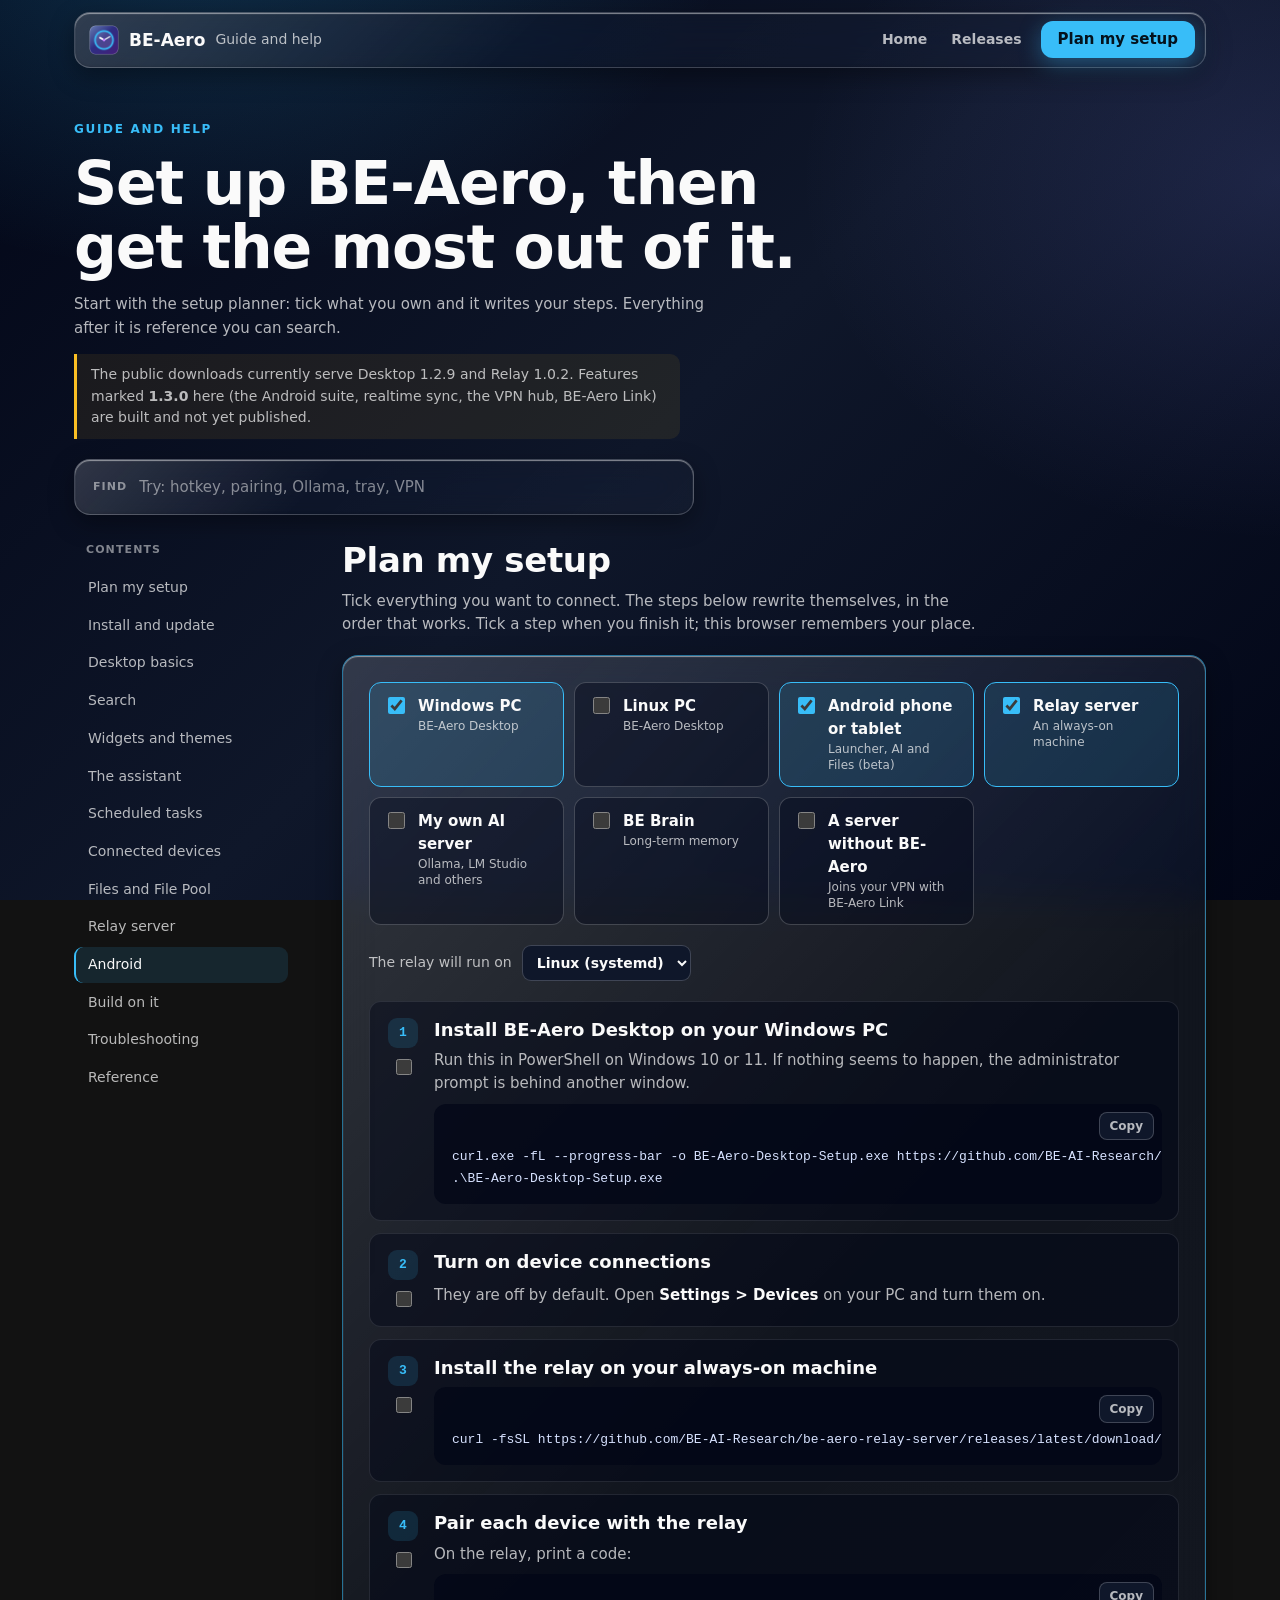
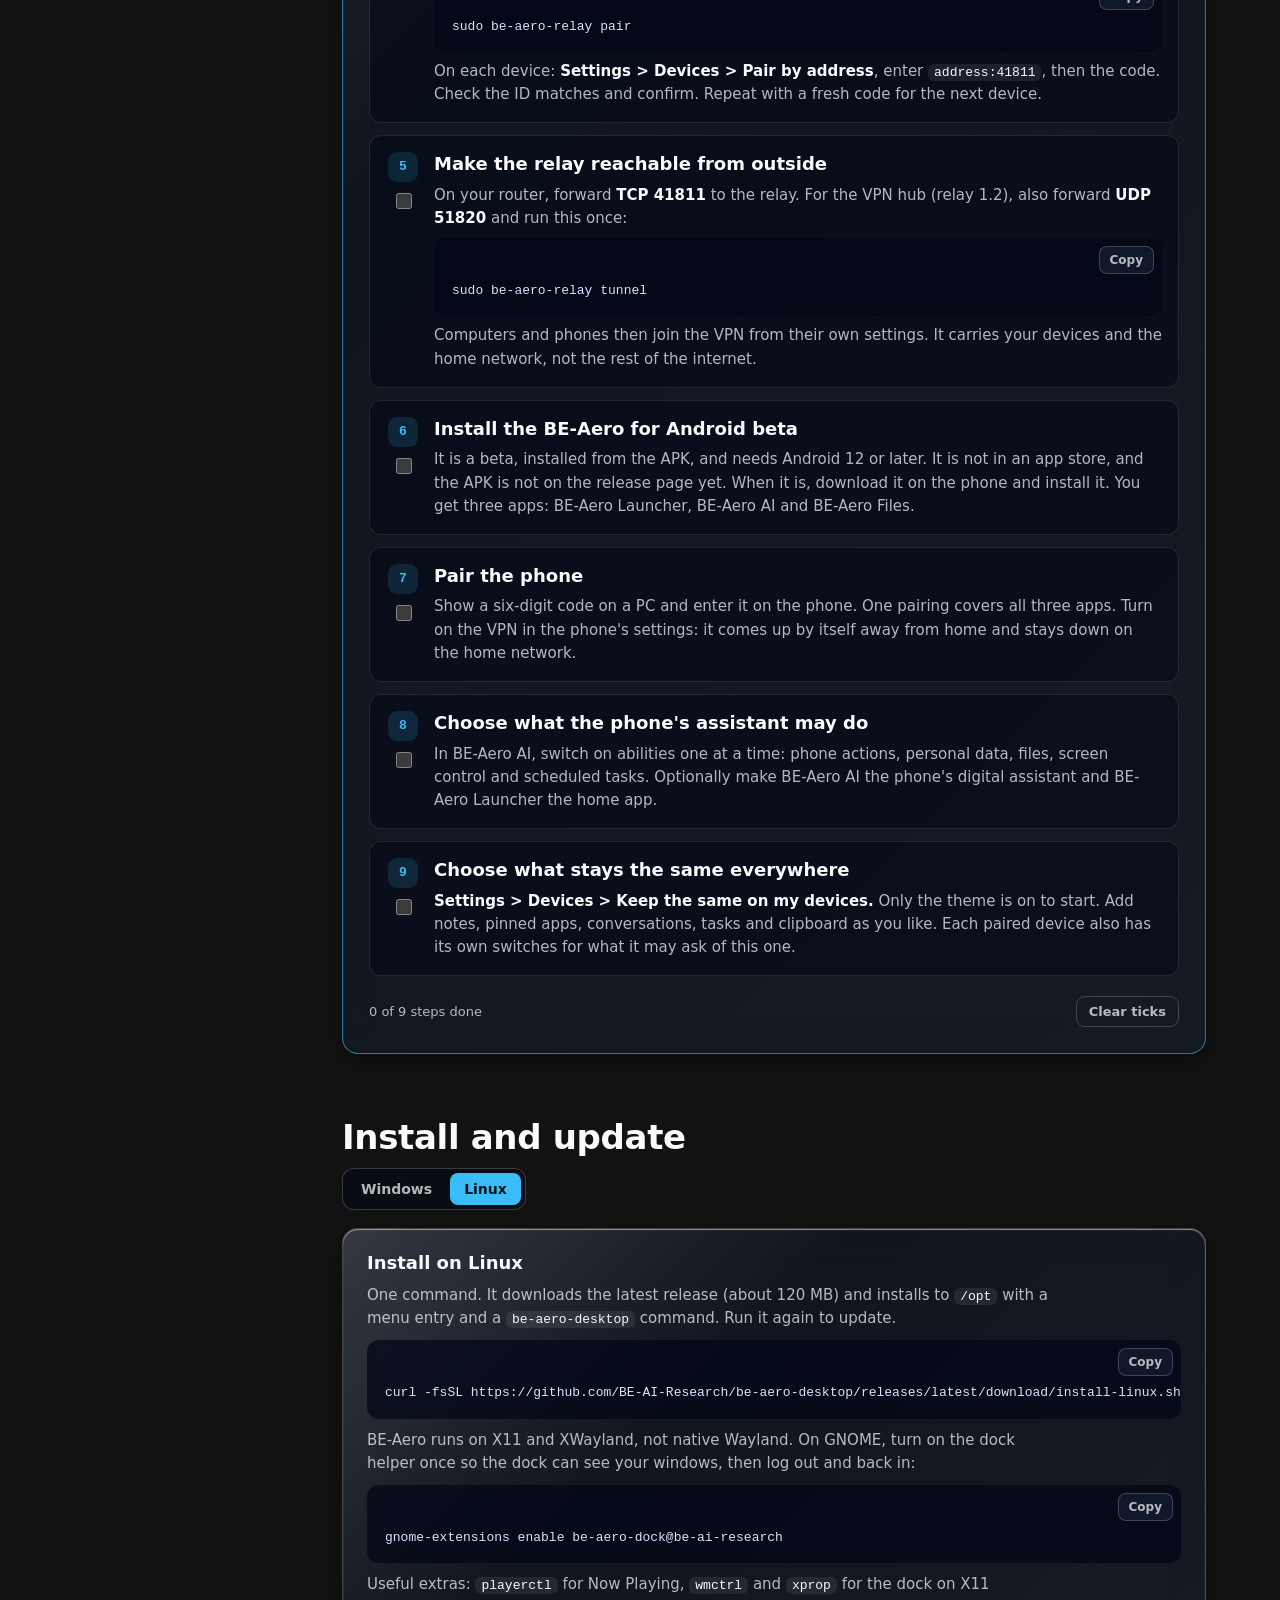
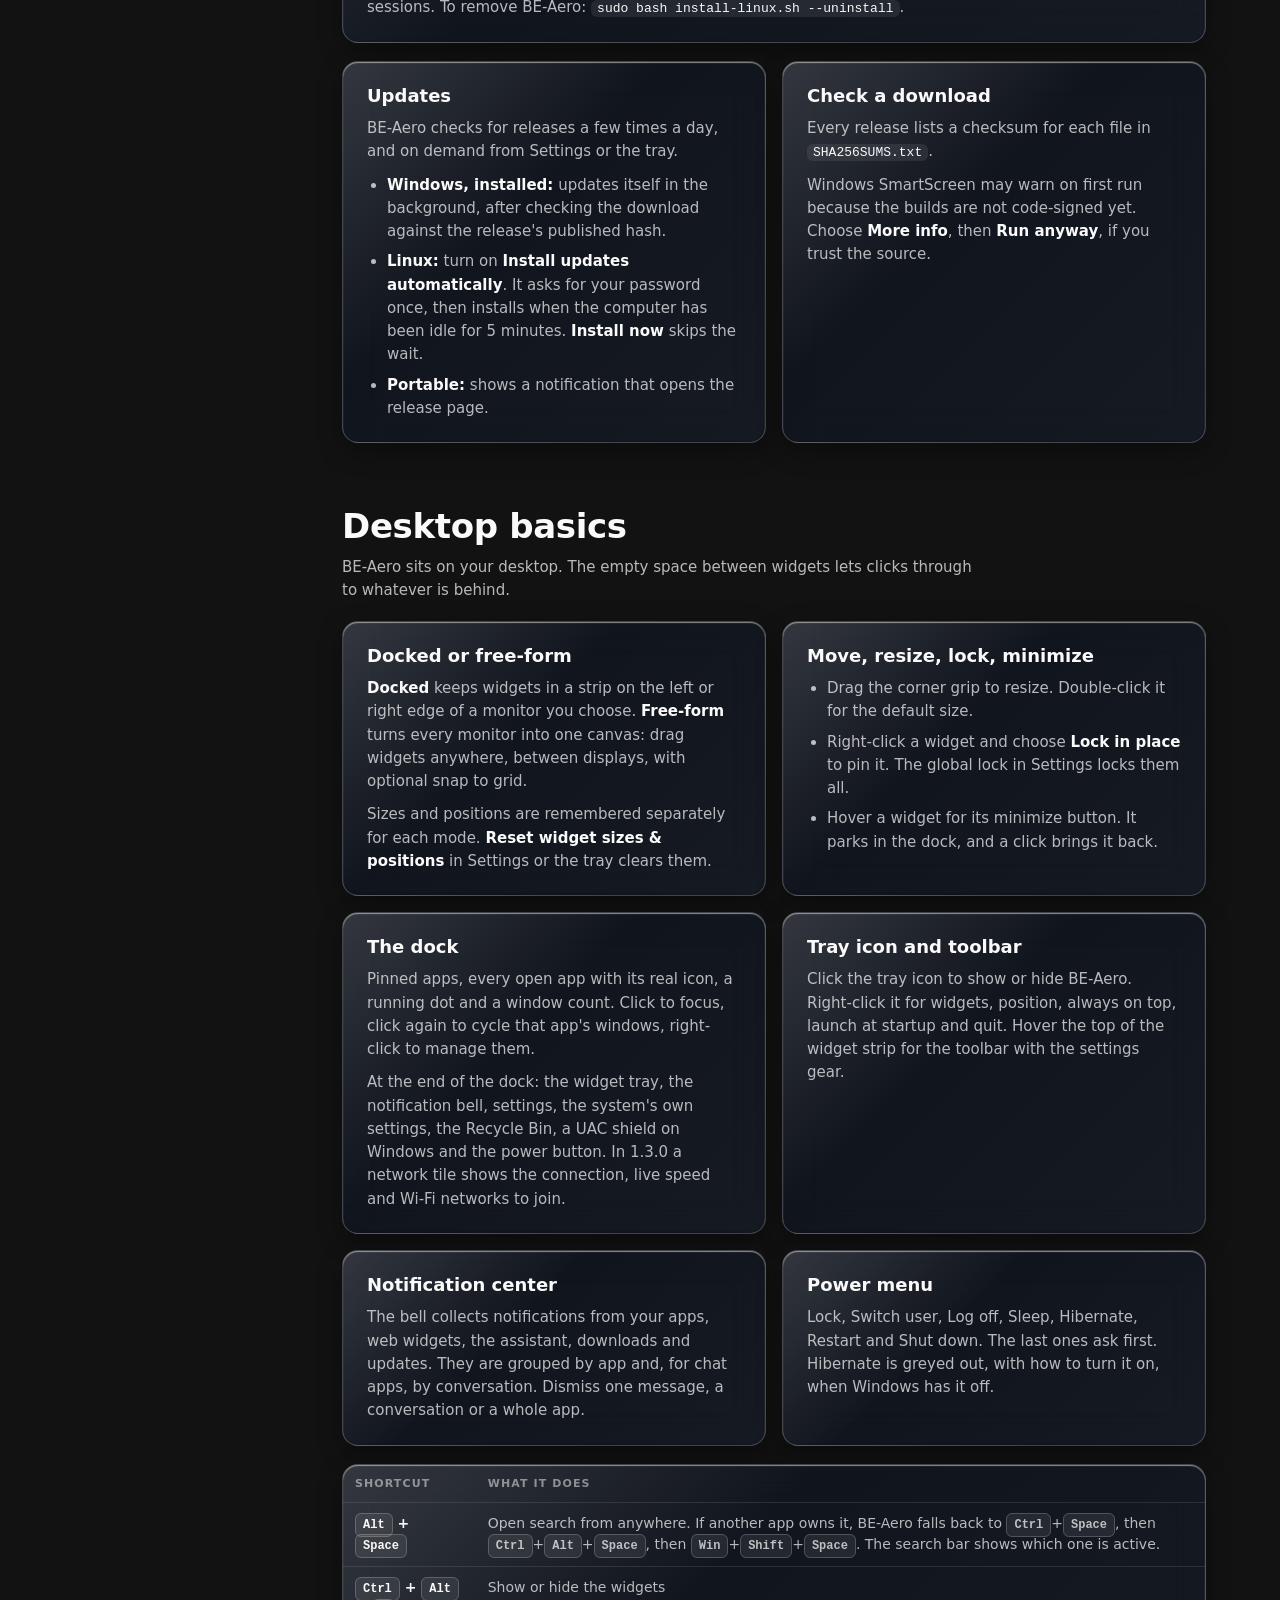
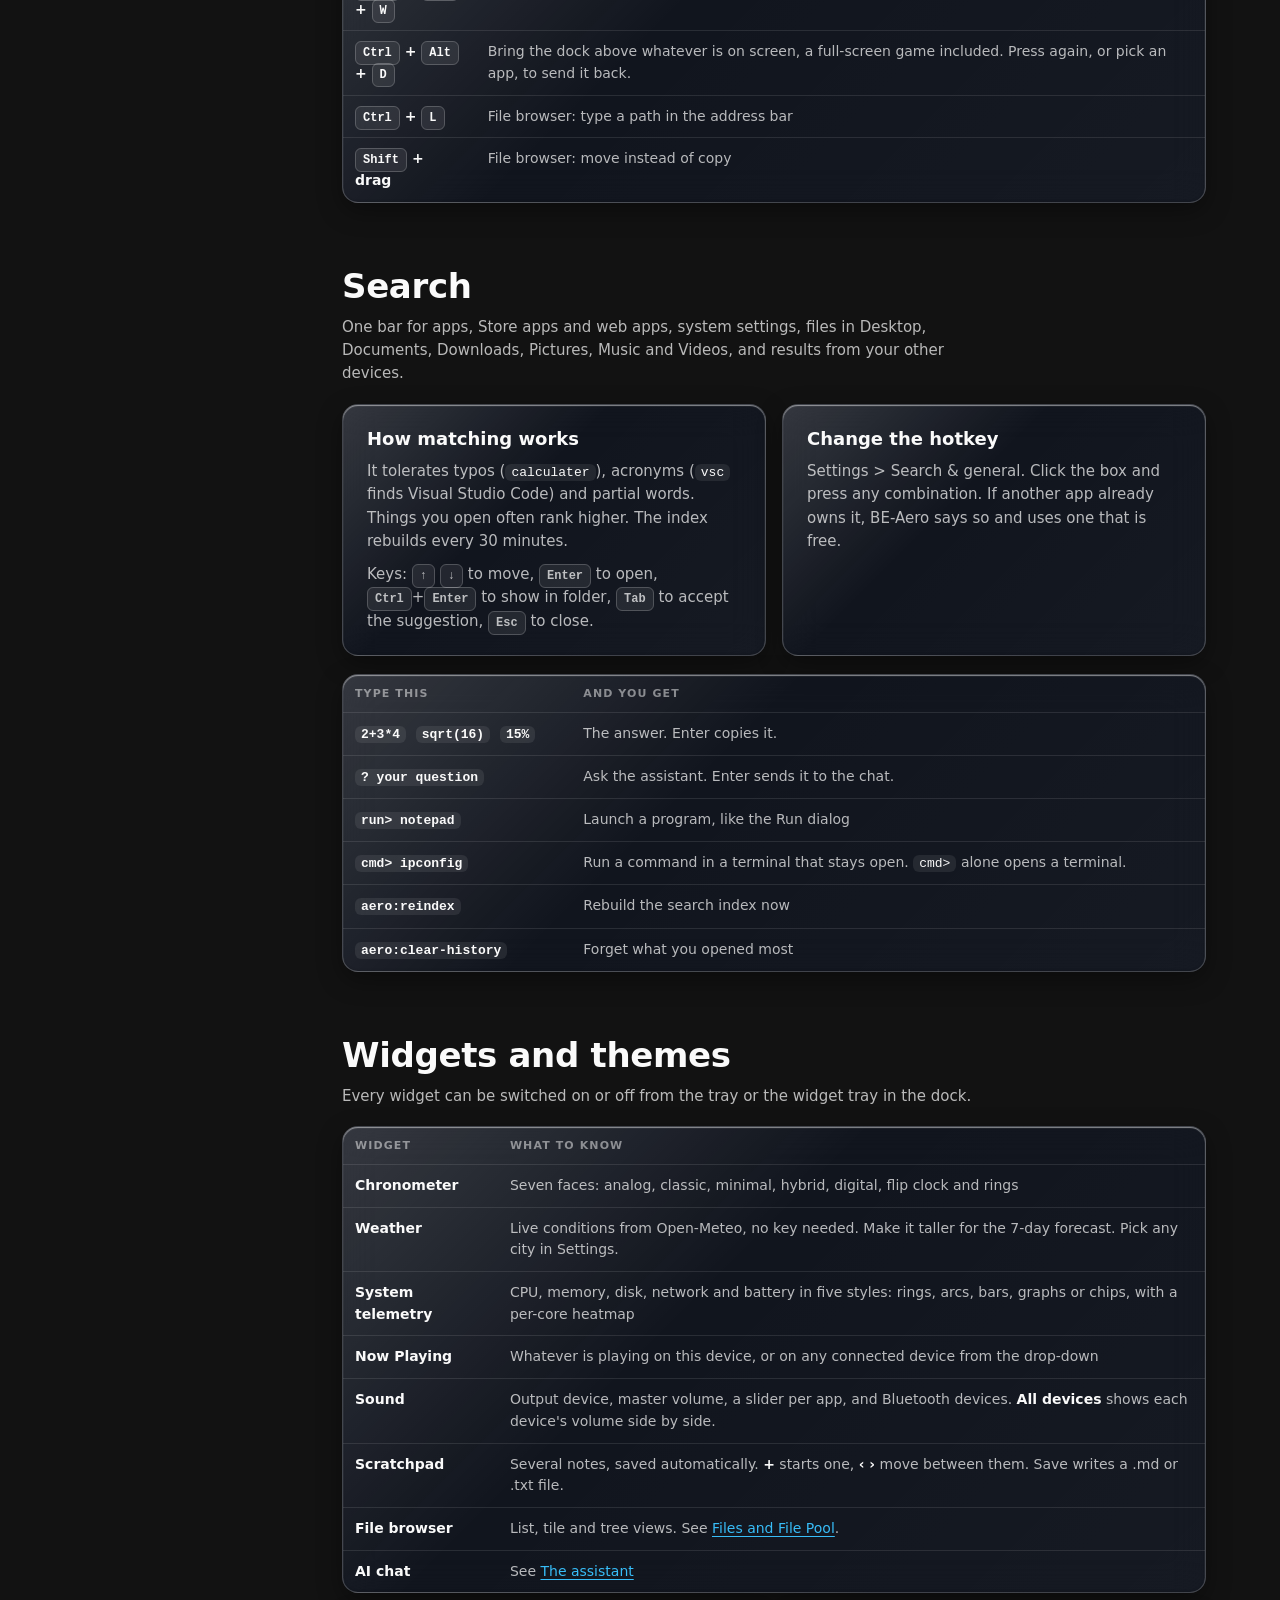
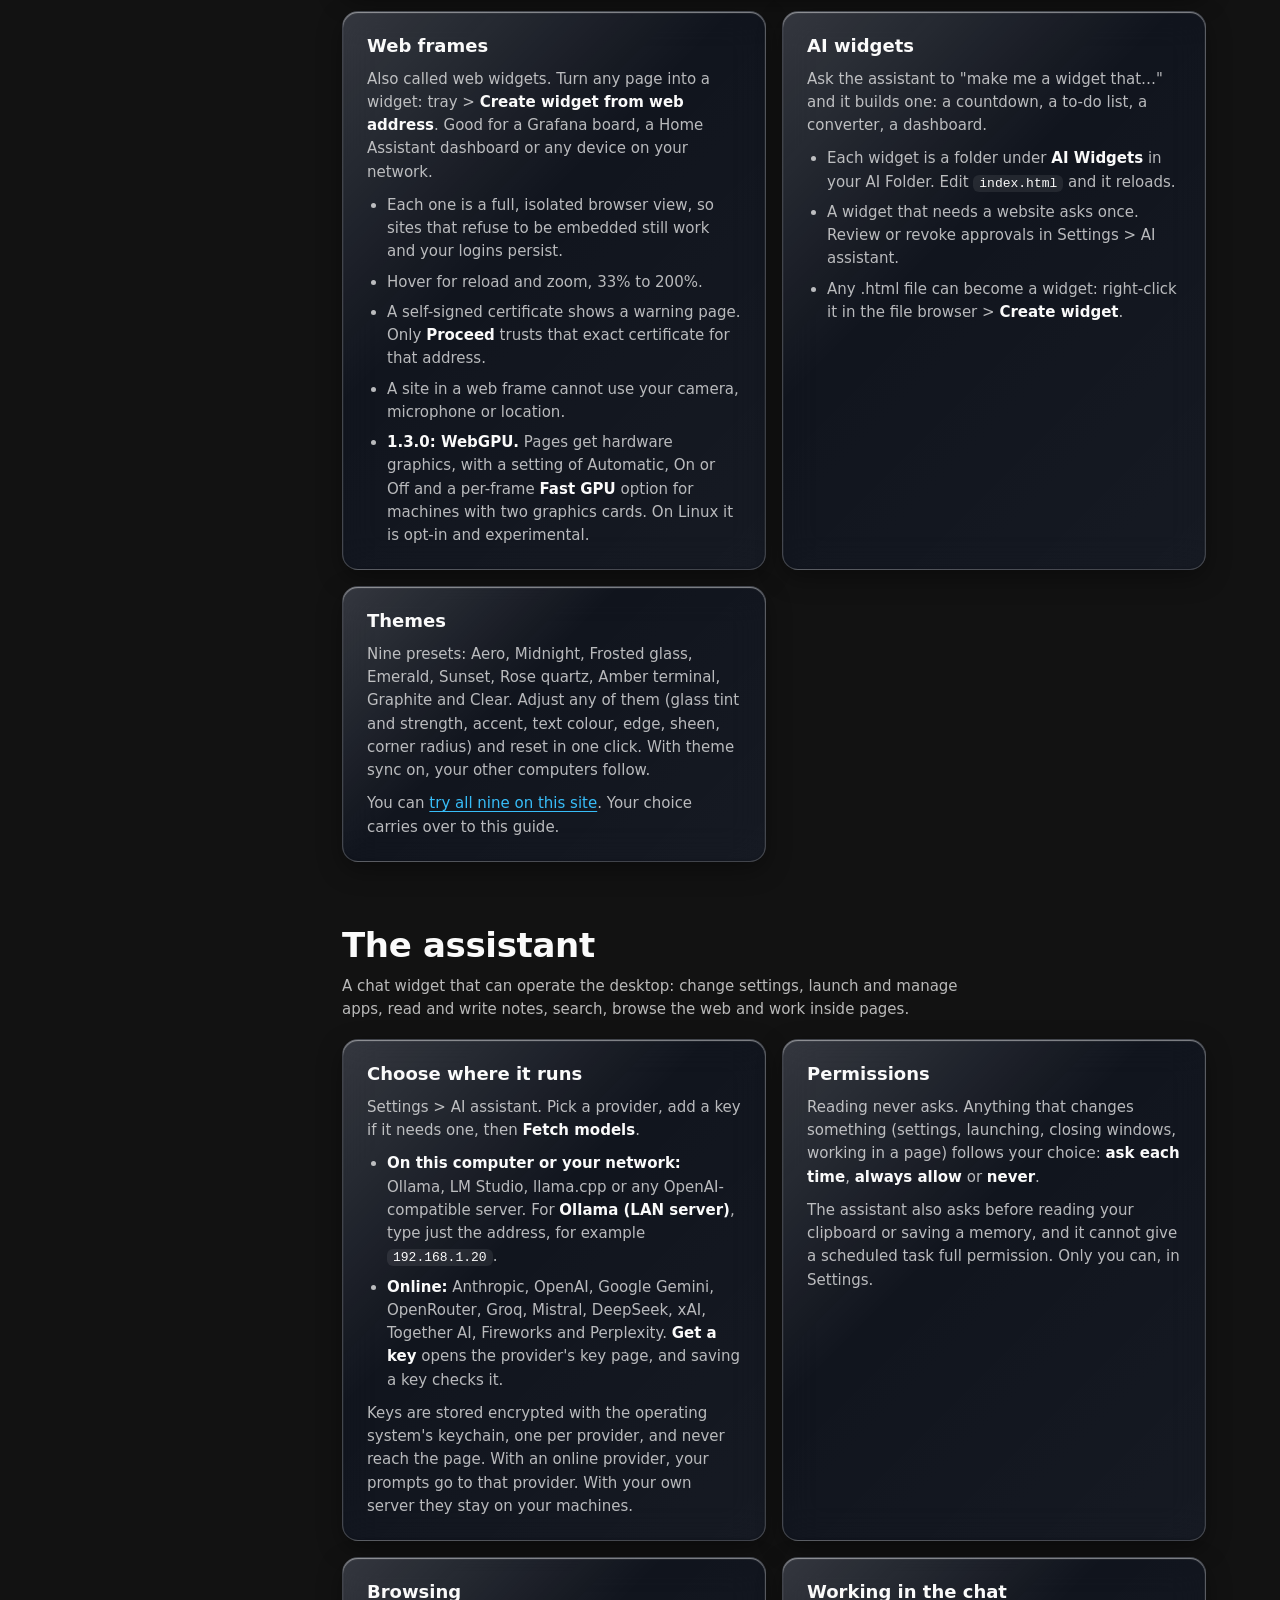
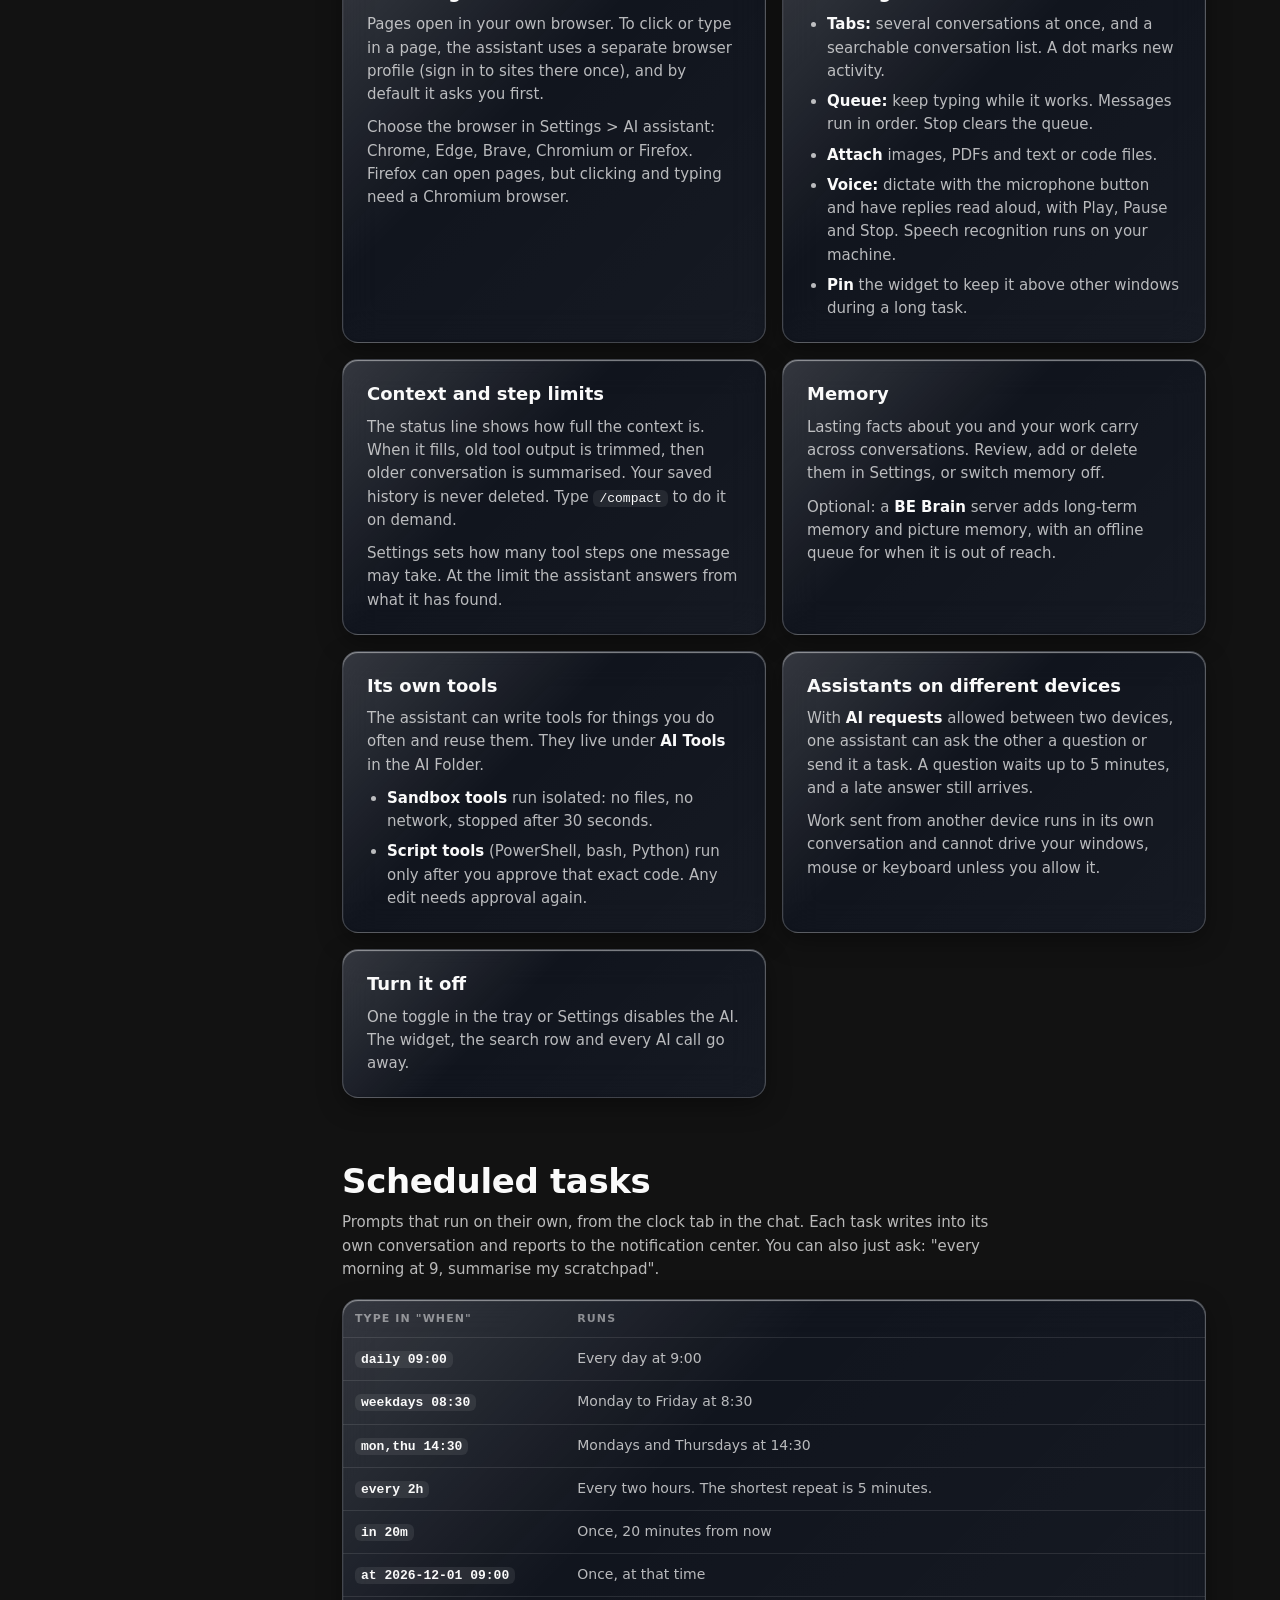
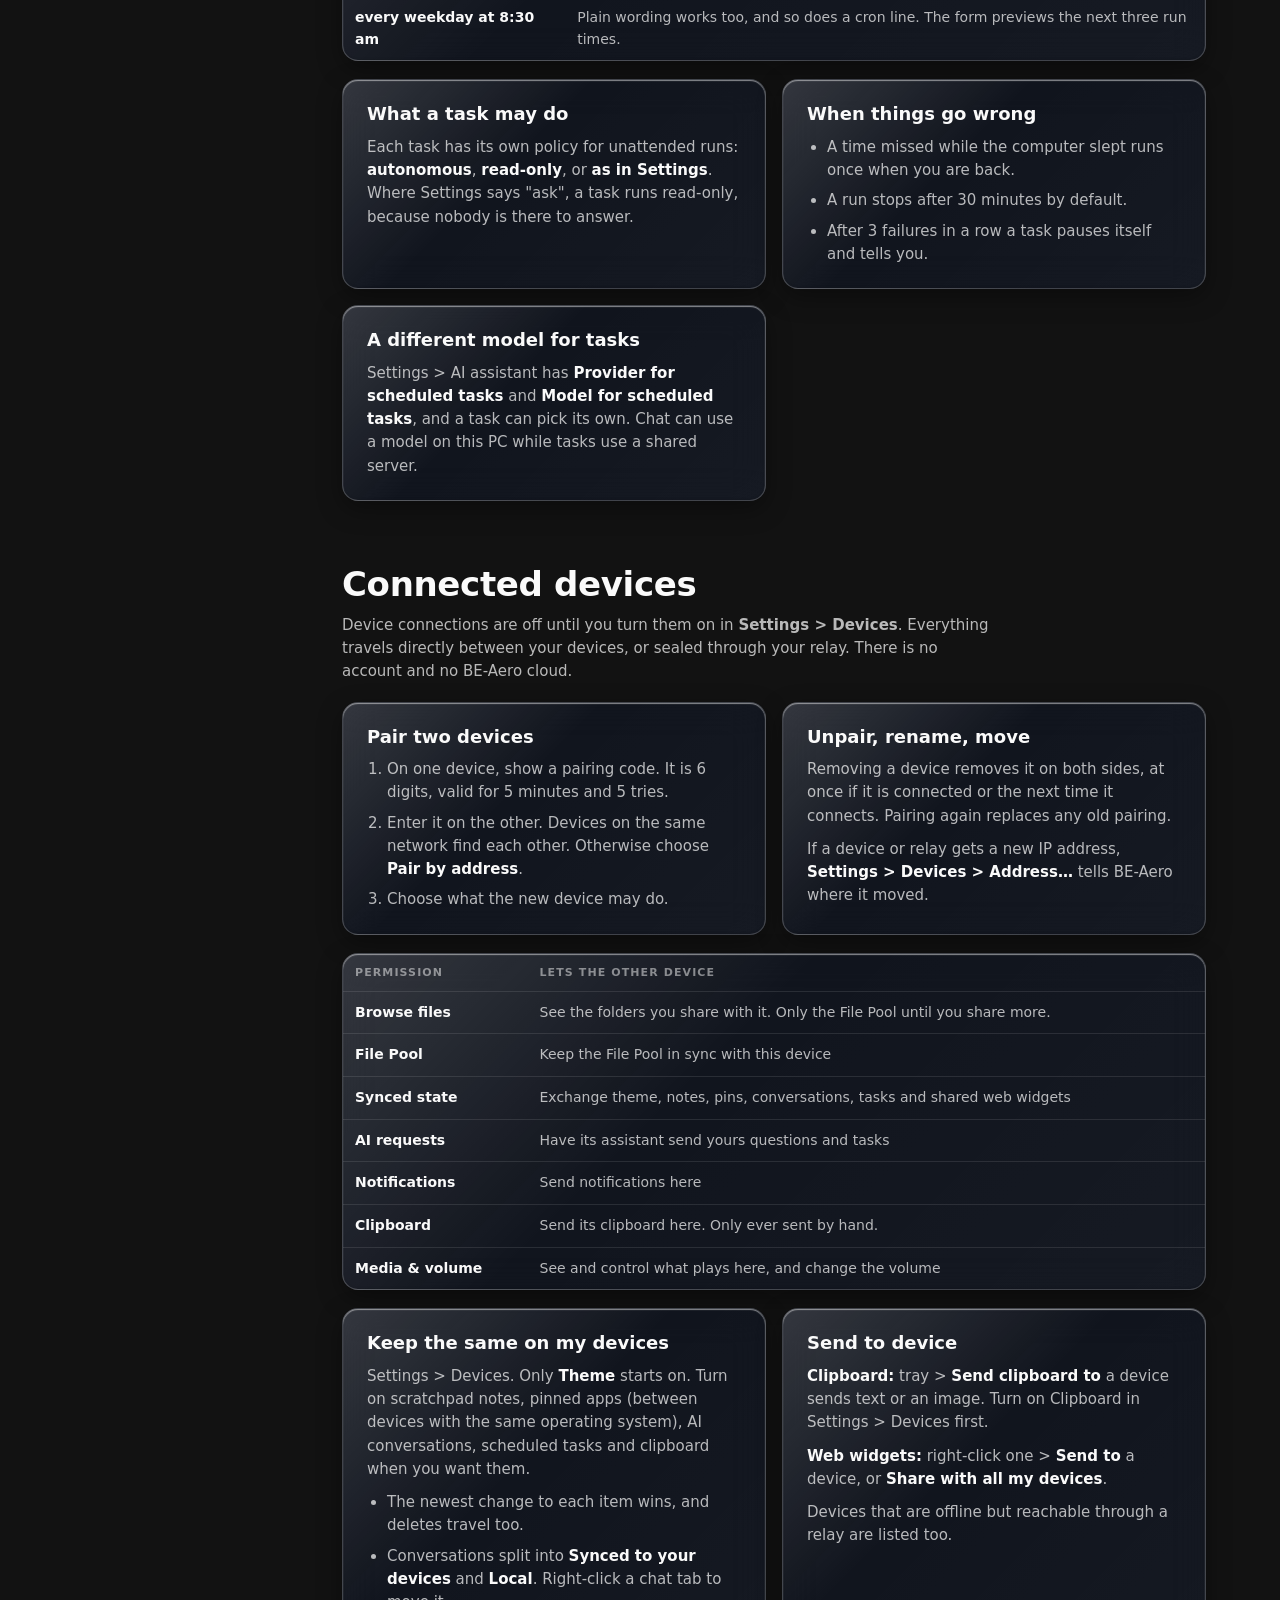
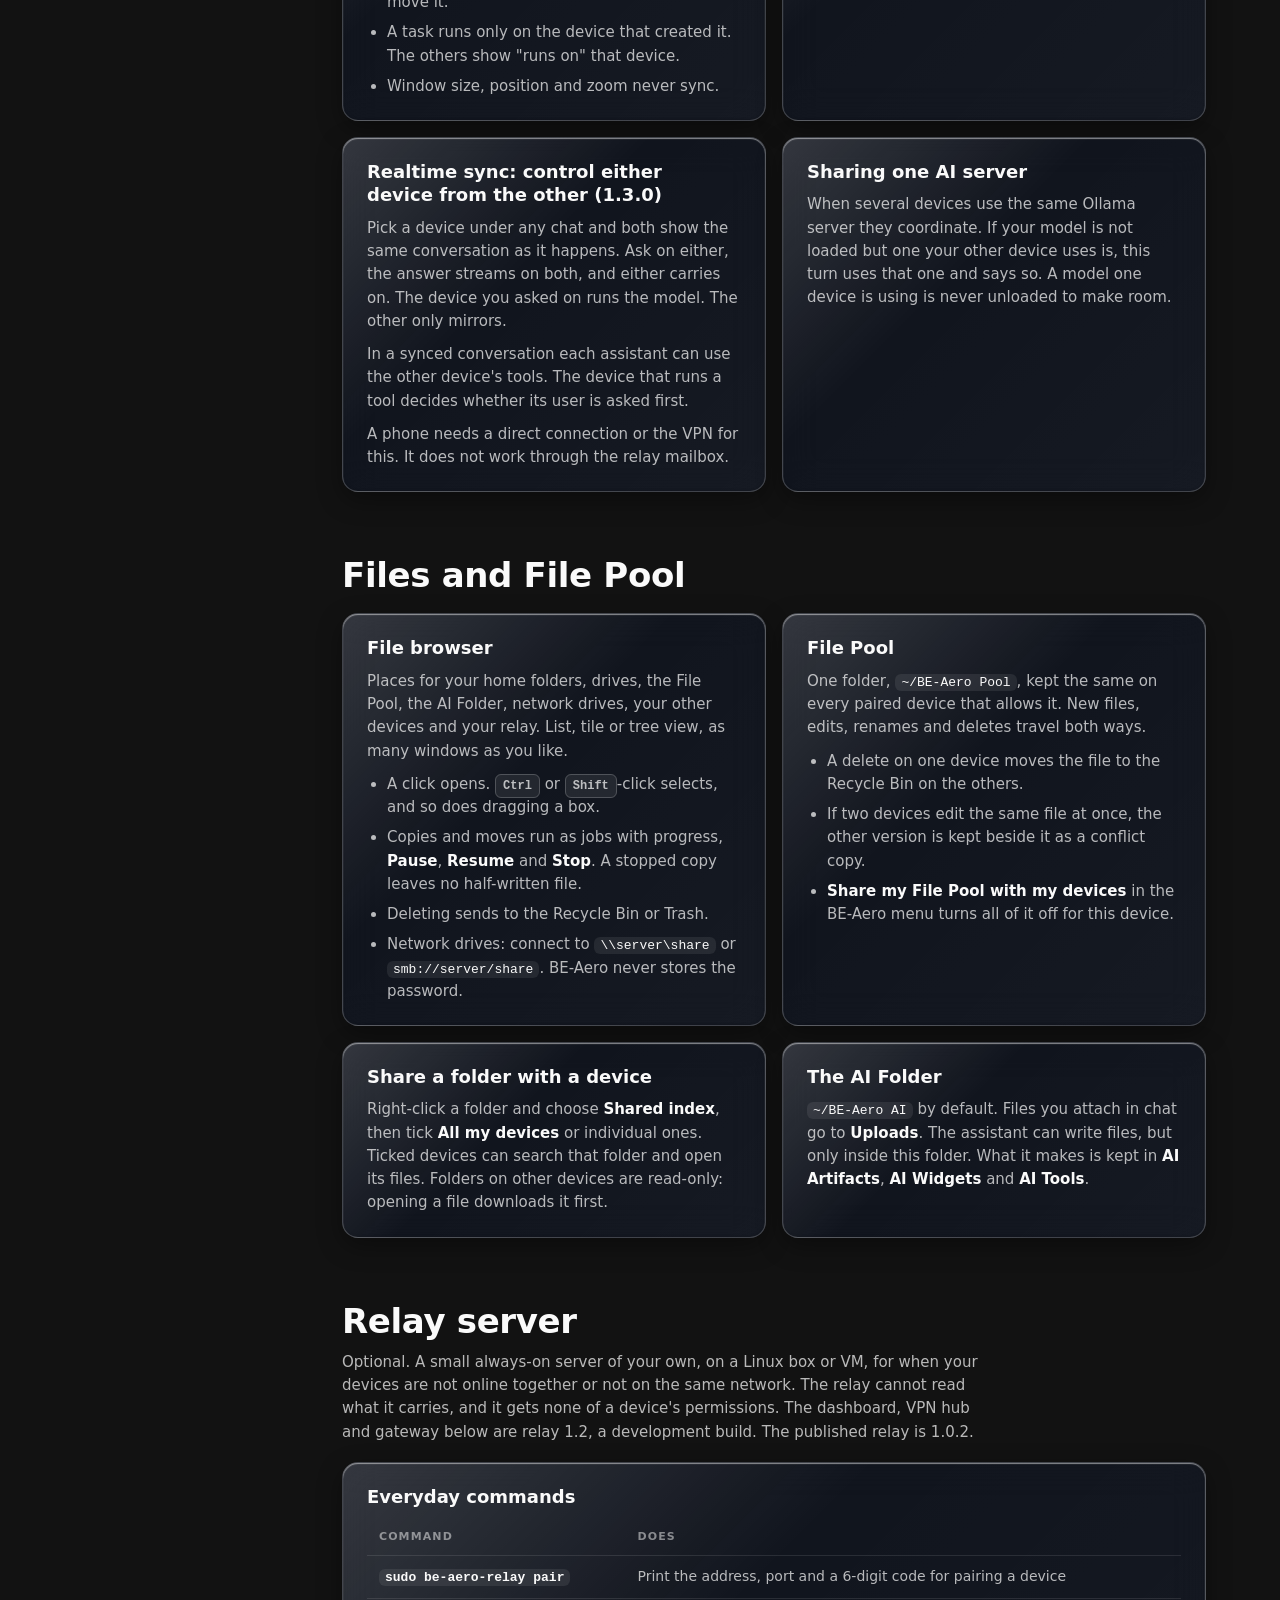
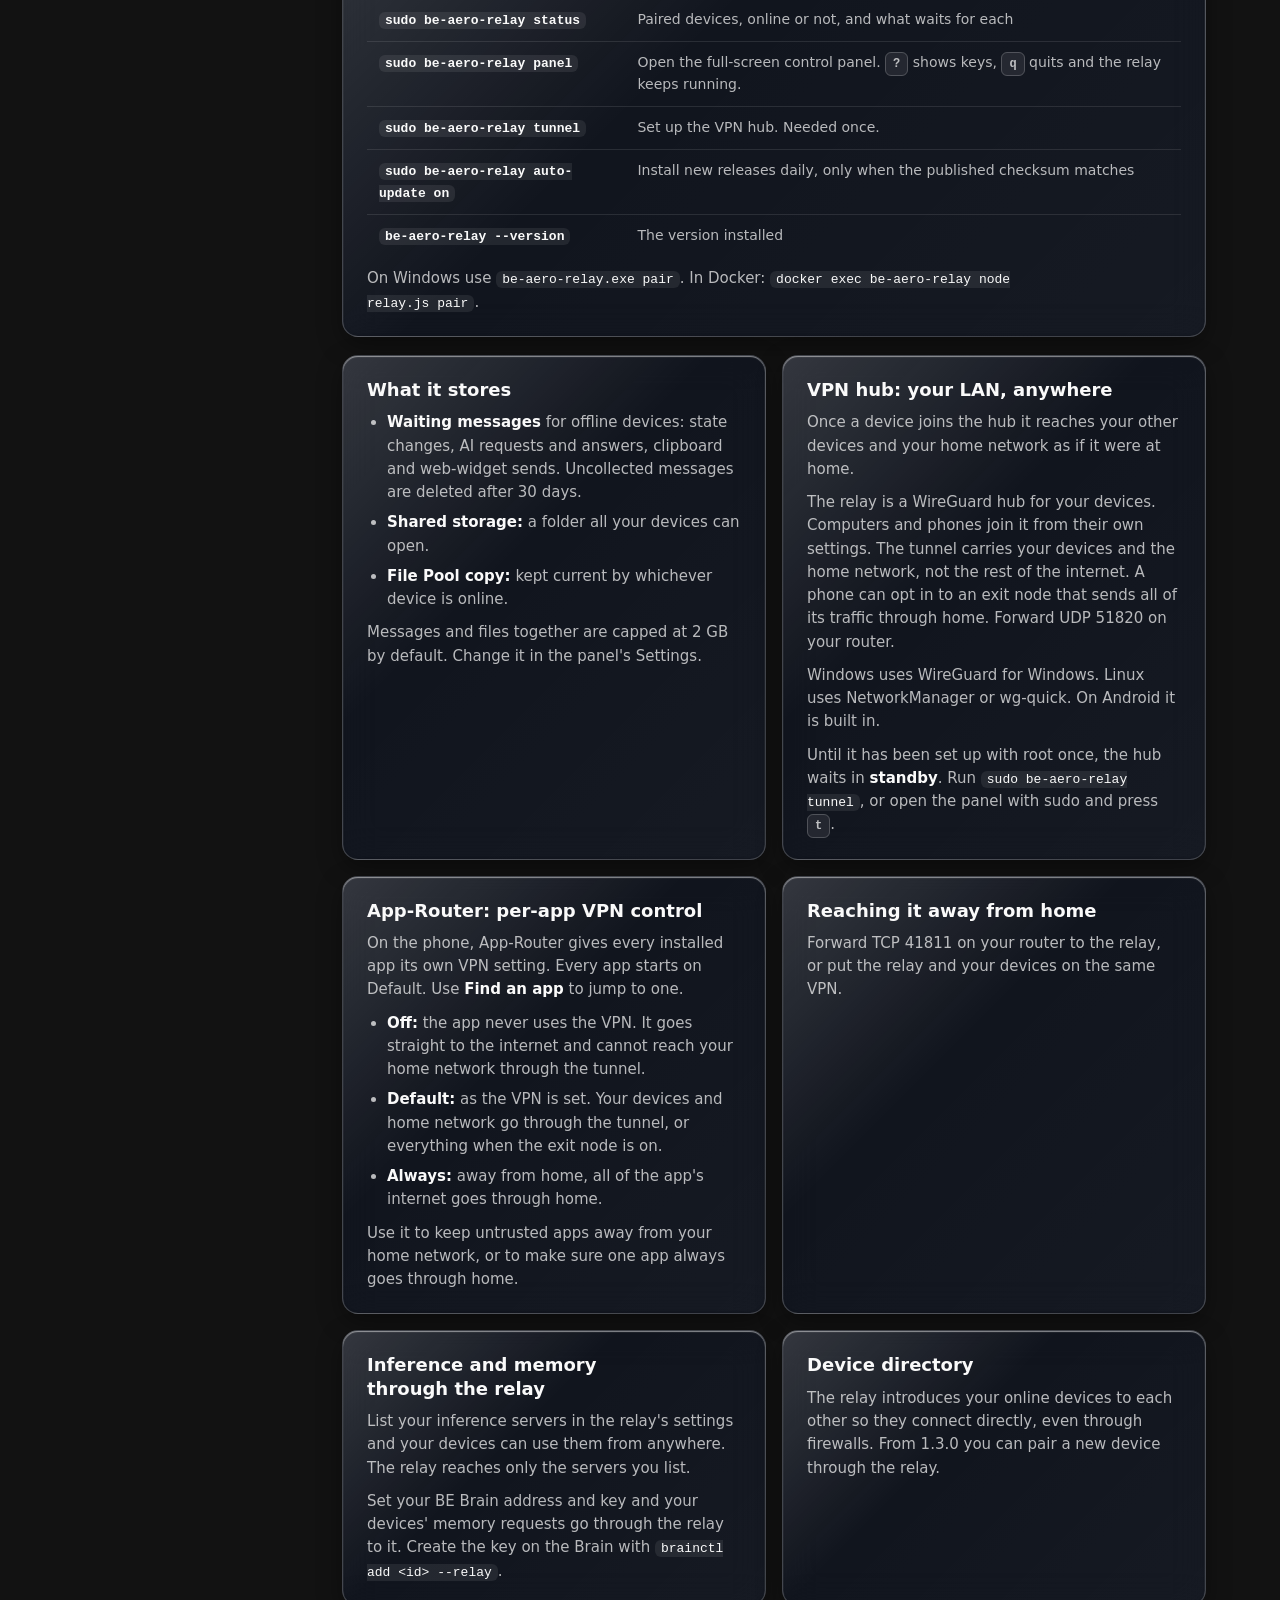
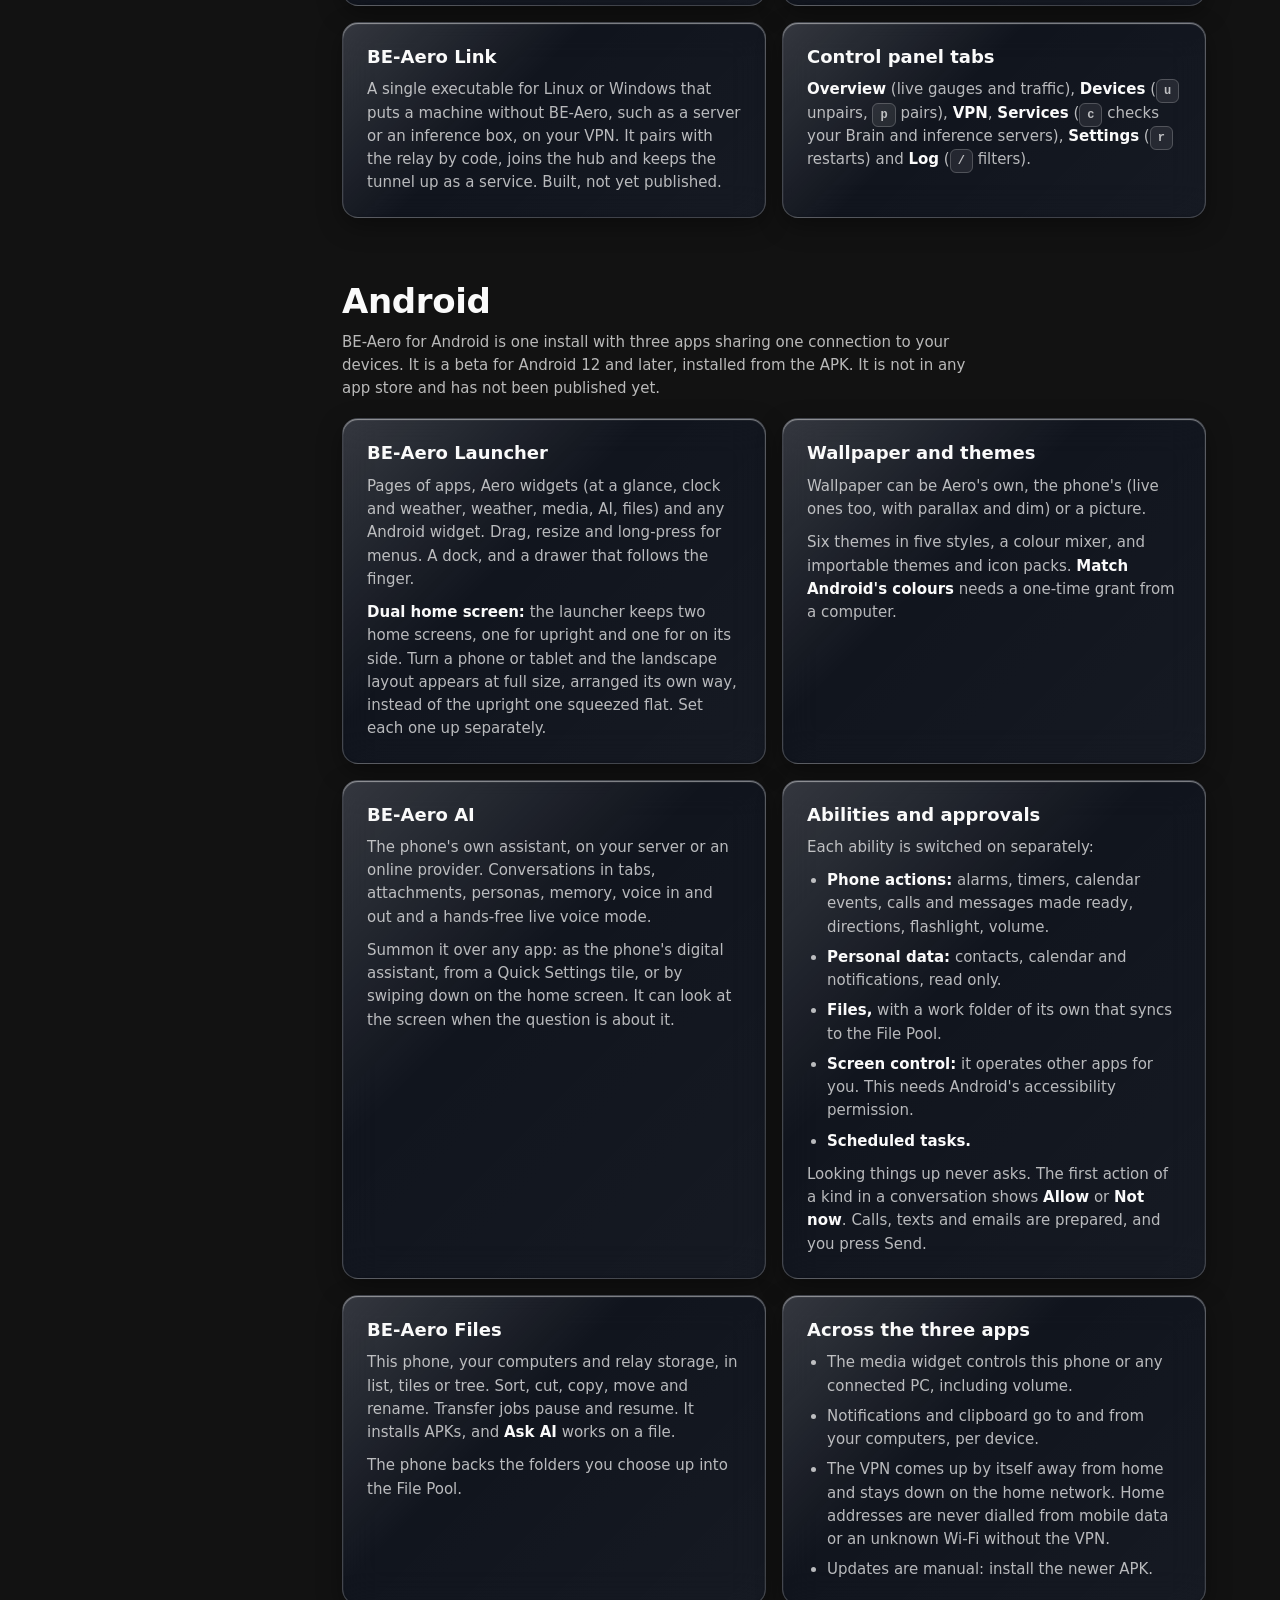
<file: guide.html>
<!DOCTYPE html>
<html lang="en" data-theme="aero">
<head>
<meta charset="utf-8">
<meta name="viewport" content="width=device-width, initial-scale=1">
<title>BE-Aero Guide and Help</title>
<meta name="description" content="Set up BE-Aero Desktop, the relay server and BE-Aero for Android. Shortcuts, pairing, the assistant, scheduled tasks, troubleshooting and developer reference.">
<meta name="theme-color" content="#0b1530">
<meta property="og:type" content="website">
<meta property="og:site_name" content="BE-Aero">
<meta property="og:title" content="BE-Aero Guide and Help">
<meta property="og:description" content="Set up BE-Aero Desktop, the relay server and BE-Aero for Android. Shortcuts, pairing, the assistant, scheduled tasks, troubleshooting and developer reference.">
<meta property="og:image" content="img/desktop-reef.webp">
<meta name="twitter:card" content="summary_large_image">
<link rel="icon" href="icons/favicon.svg" type="image/svg+xml">
<link rel="alternate icon" href="icons/favicon.ico">
<link rel="apple-touch-icon" href="icons/apple-touch-icon.png">
<link rel="stylesheet" href="styles/be-aero.css">
<link rel="stylesheet" href="themes/themes.css">
<link rel="stylesheet" href="styles/site.css?v=2">
<script>try { var t = localStorage.getItem('beaero-theme'); if (t) document.documentElement.setAttribute('data-theme', t); } catch (e) {}</script>
</head>
<body class="aero-page guide">

<header class="dock aero-glass">
  <a class="brand" href="index.html"><img src="icons/be-aero-desktop-256.png" alt="" width="30" height="30">BE-Aero <span>Guide and help</span></a>
  <nav aria-label="Site">
    <a href="index.html">Home</a>
    <a href="https://github.com/BE-AI-Research/be-aero-desktop/releases">Releases</a>
    <a class="aero-btn aero-btn--primary" href="#start">Plan my setup</a>
  </nav>
</header>

<div class="aero-wrap">
  <div class="intro">
    <span class="aero-eyebrow">Guide and help</span>
    <h1 class="aero-h1">Set up BE-Aero, then get the most out of it.</h1>
    <p>Start with the setup planner: tick what you own and it writes your steps. Everything after it is reference you can search.</p>
    <p class="callout">The public downloads currently serve Desktop 1.2.9 and Relay 1.0.2. Features marked <strong>1.3.0</strong> here (the Android suite, realtime sync, the VPN hub, BE-Aero Link) are built and not yet published.</p>
    <div class="find aero-glass">
      <span class="aero-label" aria-hidden="true">Find</span>
      <input id="q" type="search" placeholder="Try: hotkey, pairing, Ollama, tray, VPN" aria-label="Search this guide" autocomplete="off">
      <output id="qn" for="q"></output>
    </div>
  </div>

  <div class="layout">
    <nav class="toc" aria-label="Contents">
      <span class="aero-label">Contents</span>
      <a href="#start">Plan my setup</a>
      <a href="#install">Install and update</a>
      <a href="#layout">Desktop basics</a>
      <a href="#search">Search</a>
      <a href="#widgets">Widgets and themes</a>
      <a href="#assistant">The assistant</a>
      <a href="#tasks">Scheduled tasks</a>
      <a href="#devices">Connected devices</a>
      <a href="#files">Files and File Pool</a>
      <a href="#relay">Relay server</a>
      <a href="#android">Android</a>
      <a href="#extend">Build on it</a>
      <a href="#trouble">Troubleshooting</a>
      <a href="#reference">Reference</a>
    </nav>

    <main>

    <!-- ============ PLANNER ============ -->
    <section id="start">
      <div class="head">
        <h2 class="aero-h2">Plan my setup</h2>
        <p>Tick everything you want to connect. The steps below rewrite themselves, in the order that works. Tick a step when you finish it; this browser remembers your place.</p>
      </div>
      <div class="planner aero-glass">
        <div class="picks" id="picks">
          <label class="pick"><input type="checkbox" id="pk-win" checked><span><b>Windows PC</b><small>BE-Aero Desktop</small></span></label>
          <label class="pick"><input type="checkbox" id="pk-linux"><span><b>Linux PC</b><small>BE-Aero Desktop</small></span></label>
          <label class="pick"><input type="checkbox" id="pk-android" checked><span><b>Android phone or tablet</b><small>Launcher, AI and Files (beta)</small></span></label>
          <label class="pick"><input type="checkbox" id="pk-relay" checked><span><b>Relay server</b><small>An always-on machine</small></span></label>
          <label class="pick"><input type="checkbox" id="pk-ai"><span><b>My own AI server</b><small>Ollama, LM Studio and others</small></span></label>
          <label class="pick"><input type="checkbox" id="pk-brain"><span><b>BE Brain</b><small>Long-term memory</small></span></label>
          <label class="pick"><input type="checkbox" id="pk-link"><span><b>A server without BE-Aero</b><small>Joins your VPN with BE-Aero Link</small></span></label>
        </div>
        <div class="relayon" id="relayon">
          <label for="pk-relayos">The relay will run on</label>
          <select id="pk-relayos">
            <option value="linux">Linux (systemd)</option>
            <option value="windows">Windows</option>
            <option value="docker">Docker</option>
          </select>
        </div>
        <ol class="plan" id="plan"></ol>
        <div class="planfoot">
          <span id="planstat"></span>
          <button class="ghost" id="planreset" type="button">Clear ticks</button>
        </div>
      </div>
    </section>

    <!-- ============ INSTALL ============ -->
    <section id="install">
      <div class="head">
        <h2 class="aero-h2">Install and update</h2>
        <div class="seg" role="group" aria-label="Operating system">
          <button type="button" data-os="windows" aria-pressed="true">Windows</button>
          <button type="button" data-os="linux" aria-pressed="false">Linux</button>
        </div>
      </div>

      <article class="topic aero-glass" data-os="windows">
        <h3 class="aero-h3">Install on Windows</h3>
        <p>In PowerShell, on Windows 10 or 11. This downloads the installer (about 120 MB) from the latest published release and runs it.</p>
        <div class="code"><button class="copybtn" type="button">Copy</button><pre>curl.exe -fL --progress-bar -o BE-Aero-Desktop-Setup.exe https://github.com/BE-AI-Research/be-aero-desktop/releases/latest/download/BE-Aero-Desktop-Setup.exe
.\BE-Aero-Desktop-Setup.exe</pre></div>
        <p class="callout">The installer asks for administrator permission. If nothing seems to happen, look for the Windows permission prompt behind your other windows.</p>
        <p><strong>No install?</strong> The portable build is a single file you just run. It cannot update itself, so it tells you when a new release is out.</p>
        <div class="code"><button class="copybtn" type="button">Copy</button><pre>curl.exe -fL --progress-bar -o BE-Aero-Desktop-Portable.exe https://github.com/BE-AI-Research/be-aero-desktop/releases/latest/download/BE-Aero-Desktop-Portable.exe</pre></div>
      </article>

      <article class="topic aero-glass" data-os="linux" hidden>
        <h3 class="aero-h3">Install on Linux</h3>
        <p>One command. It downloads the latest release (about 120 MB) and installs to <code>/opt</code> with a menu entry and a <code>be-aero-desktop</code> command. Run it again to update.</p>
        <div class="code"><button class="copybtn" type="button">Copy</button><pre>curl -fsSL https://github.com/BE-AI-Research/be-aero-desktop/releases/latest/download/install-linux.sh | sudo bash</pre></div>
        <p>BE-Aero runs on X11 and XWayland, not native Wayland. On GNOME, turn on the dock helper once so the dock can see your windows, then log out and back in:</p>
        <div class="code"><button class="copybtn" type="button">Copy</button><pre>gnome-extensions enable be-aero-dock@be-ai-research</pre></div>
        <p>Useful extras: <code>playerctl</code> for Now Playing, <code>wmctrl</code> and <code>xprop</code> for the dock on X11 sessions. To remove BE-Aero: <code>sudo bash install-linux.sh --uninstall</code>.</p>
      </article>

      <div class="cols">
        <article class="topic aero-glass">
          <h3 class="aero-h3">Updates</h3>
          <p>BE-Aero checks for releases a few times a day, and on demand from Settings or the tray.</p>
          <ul>
            <li><strong>Windows, installed:</strong> updates itself in the background, after checking the download against the release's published hash.</li>
            <li><strong>Linux:</strong> turn on <strong>Install updates automatically</strong>. It asks for your password once, then installs when the computer has been idle for 5 minutes. <strong>Install now</strong> skips the wait.</li>
            <li><strong>Portable:</strong> shows a notification that opens the release page.</li>
          </ul>
        </article>
        <article class="topic aero-glass">
          <h3 class="aero-h3">Check a download</h3>
          <p>Every release lists a checksum for each file in <code>SHA256SUMS.txt</code>.</p>
          <p>Windows SmartScreen may warn on first run because the builds are not code-signed yet. Choose <strong>More info</strong>, then <strong>Run anyway</strong>, if you trust the source.</p>
        </article>
      </div>
    </section>

    <!-- ============ LAYOUT ============ -->
    <section id="layout">
      <div class="head">
        <h2 class="aero-h2">Desktop basics</h2>
        <p>BE-Aero sits on your desktop. The empty space between widgets lets clicks through to whatever is behind.</p>
      </div>
      <div class="cols">
        <article class="topic aero-glass">
          <h3 class="aero-h3">Docked or free-form</h3>
          <p><strong>Docked</strong> keeps widgets in a strip on the left or right edge of a monitor you choose. <strong>Free-form</strong> turns every monitor into one canvas: drag widgets anywhere, between displays, with optional snap to grid.</p>
          <p>Sizes and positions are remembered separately for each mode. <strong>Reset widget sizes &amp; positions</strong> in Settings or the tray clears them.</p>
        </article>
        <article class="topic aero-glass">
          <h3 class="aero-h3">Move, resize, lock, minimize</h3>
          <ul>
            <li>Drag the corner grip to resize. Double-click it for the default size.</li>
            <li>Right-click a widget and choose <strong>Lock in place</strong> to pin it. The global lock in Settings locks them all.</li>
            <li>Hover a widget for its minimize button. It parks in the dock, and a click brings it back.</li>
          </ul>
        </article>
        <article class="topic aero-glass">
          <h3 class="aero-h3">The dock</h3>
          <p>Pinned apps, every open app with its real icon, a running dot and a window count. Click to focus, click again to cycle that app's windows, right-click to manage them.</p>
          <p>At the end of the dock: the widget tray, the notification bell, settings, the system's own settings, the Recycle Bin, a UAC shield on Windows and the power button. In 1.3.0 a network tile shows the connection, live speed and Wi-Fi networks to join.</p>
        </article>
        <article class="topic aero-glass">
          <h3 class="aero-h3">Tray icon and toolbar</h3>
          <p>Click the tray icon to show or hide BE-Aero. Right-click it for widgets, position, always on top, launch at startup and quit. Hover the top of the widget strip for the toolbar with the settings gear.</p>
        </article>
        <article class="topic aero-glass">
          <h3 class="aero-h3">Notification center</h3>
          <p>The bell collects notifications from your apps, web widgets, the assistant, downloads and updates. They are grouped by app and, for chat apps, by conversation. Dismiss one message, a conversation or a whole app.</p>
        </article>
        <article class="topic aero-glass">
          <h3 class="aero-h3">Power menu</h3>
          <p>Lock, Switch user, Log off, Sleep, Hibernate, Restart and Shut down. The last ones ask first. Hibernate is greyed out, with how to turn it on, when Windows has it off.</p>
        </article>
      </div>

      <div class="tbl aero-glass topic" style="padding:0">
        <table class="aero-table">
          <thead><tr><th>Shortcut</th><th>What it does</th></tr></thead>
          <tbody>
            <tr><td><kbd class="aero-kbd">Alt</kbd> + <kbd class="aero-kbd">Space</kbd></td><td class="wrapok">Open search from anywhere. If another app owns it, BE-Aero falls back to <kbd class="aero-kbd">Ctrl</kbd>+<kbd class="aero-kbd">Space</kbd>, then <kbd class="aero-kbd">Ctrl</kbd>+<kbd class="aero-kbd">Alt</kbd>+<kbd class="aero-kbd">Space</kbd>, then <kbd class="aero-kbd">Win</kbd>+<kbd class="aero-kbd">Shift</kbd>+<kbd class="aero-kbd">Space</kbd>. The search bar shows which one is active.</td></tr>
            <tr><td><kbd class="aero-kbd">Ctrl</kbd> + <kbd class="aero-kbd">Alt</kbd> + <kbd class="aero-kbd">W</kbd></td><td class="wrapok">Show or hide the widgets</td></tr>
            <tr><td><kbd class="aero-kbd">Ctrl</kbd> + <kbd class="aero-kbd">Alt</kbd> + <kbd class="aero-kbd">D</kbd></td><td class="wrapok">Bring the dock above whatever is on screen, a full-screen game included. Press again, or pick an app, to send it back.</td></tr>
            <tr><td><kbd class="aero-kbd">Ctrl</kbd> + <kbd class="aero-kbd">L</kbd></td><td class="wrapok">File browser: type a path in the address bar</td></tr>
            <tr><td><kbd class="aero-kbd">Shift</kbd> + drag</td><td class="wrapok">File browser: move instead of copy</td></tr>
          </tbody>
        </table>
      </div>
    </section>

    <!-- ============ SEARCH ============ -->
    <section id="search">
      <div class="head">
        <h2 class="aero-h2">Search</h2>
        <p>One bar for apps, Store apps and web apps, system settings, files in Desktop, Documents, Downloads, Pictures, Music and Videos, and results from your other devices.</p>
      </div>
      <div class="cols">
        <article class="topic aero-glass">
          <h3 class="aero-h3">How matching works</h3>
          <p>It tolerates typos (<code>calculater</code>), acronyms (<code>vsc</code> finds Visual Studio Code) and partial words. Things you open often rank higher. The index rebuilds every 30 minutes.</p>
          <p>Keys: <kbd class="aero-kbd">↑</kbd> <kbd class="aero-kbd">↓</kbd> to move, <kbd class="aero-kbd">Enter</kbd> to open, <kbd class="aero-kbd">Ctrl</kbd>+<kbd class="aero-kbd">Enter</kbd> to show in folder, <kbd class="aero-kbd">Tab</kbd> to accept the suggestion, <kbd class="aero-kbd">Esc</kbd> to close.</p>
        </article>
        <article class="topic aero-glass">
          <h3 class="aero-h3">Change the hotkey</h3>
          <p>Settings &gt; Search &amp; general. Click the box and press any combination. If another app already owns it, BE-Aero says so and uses one that is free.</p>
        </article>
      </div>
      <div class="tbl aero-glass topic" style="padding:0">
        <table class="aero-table">
          <thead><tr><th>Type this</th><th>And you get</th></tr></thead>
          <tbody>
            <tr><td><code>2+3*4</code> &nbsp;<code>sqrt(16)</code> &nbsp;<code>15%</code></td><td class="wrapok">The answer. Enter copies it.</td></tr>
            <tr><td><code>? your question</code></td><td class="wrapok">Ask the assistant. Enter sends it to the chat.</td></tr>
            <tr><td><code>run&gt; notepad</code></td><td class="wrapok">Launch a program, like the Run dialog</td></tr>
            <tr><td><code>cmd&gt; ipconfig</code></td><td class="wrapok">Run a command in a terminal that stays open. <code>cmd&gt;</code> alone opens a terminal.</td></tr>
            <tr><td><code>aero:reindex</code></td><td class="wrapok">Rebuild the search index now</td></tr>
            <tr><td><code>aero:clear-history</code></td><td class="wrapok">Forget what you opened most</td></tr>
          </tbody>
        </table>
      </div>
    </section>

    <!-- ============ WIDGETS ============ -->
    <section id="widgets">
      <div class="head">
        <h2 class="aero-h2">Widgets and themes</h2>
        <p>Every widget can be switched on or off from the tray or the widget tray in the dock.</p>
      </div>
      <div class="tbl aero-glass topic" style="padding:0">
        <table class="aero-table">
          <thead><tr><th>Widget</th><th>What to know</th></tr></thead>
          <tbody>
            <tr><td>Chronometer</td><td class="wrapok">Seven faces: analog, classic, minimal, hybrid, digital, flip clock and rings</td></tr>
            <tr><td>Weather</td><td class="wrapok">Live conditions from Open-Meteo, no key needed. Make it taller for the 7-day forecast. Pick any city in Settings.</td></tr>
            <tr><td>System telemetry</td><td class="wrapok">CPU, memory, disk, network and battery in five styles: rings, arcs, bars, graphs or chips, with a per-core heatmap</td></tr>
            <tr><td>Now Playing</td><td class="wrapok">Whatever is playing on this device, or on any connected device from the drop-down</td></tr>
            <tr><td>Sound</td><td class="wrapok">Output device, master volume, a slider per app, and Bluetooth devices. <strong>All devices</strong> shows each device's volume side by side.</td></tr>
            <tr><td>Scratchpad</td><td class="wrapok">Several notes, saved automatically. <strong>+</strong> starts one, <strong>‹ ›</strong> move between them. Save writes a .md or .txt file.</td></tr>
            <tr><td>File browser</td><td class="wrapok">List, tile and tree views. See <a href="#files">Files and File Pool</a>.</td></tr>
            <tr><td>AI chat</td><td class="wrapok">See <a href="#assistant">The assistant</a></td></tr>
          </tbody>
        </table>
      </div>
      <div class="cols">
        <article class="topic aero-glass">
          <h3 class="aero-h3">Web frames</h3>
          <p>Also called web widgets. Turn any page into a widget: tray &gt; <strong>Create widget from web address</strong>. Good for a Grafana board, a Home Assistant dashboard or any device on your network.</p>
          <ul>
            <li>Each one is a full, isolated browser view, so sites that refuse to be embedded still work and your logins persist.</li>
            <li>Hover for reload and zoom, 33% to 200%.</li>
            <li>A self-signed certificate shows a warning page. Only <strong>Proceed</strong> trusts that exact certificate for that address.</li>
            <li>A site in a web frame cannot use your camera, microphone or location.</li>
            <li><strong>1.3.0: WebGPU.</strong> Pages get hardware graphics, with a setting of Automatic, On or Off and a per-frame <strong>Fast GPU</strong> option for machines with two graphics cards. On Linux it is opt-in and experimental.</li>
          </ul>
        </article>
        <article class="topic aero-glass">
          <h3 class="aero-h3">AI widgets</h3>
          <p>Ask the assistant to "make me a widget that…" and it builds one: a countdown, a to-do list, a converter, a dashboard.</p>
          <ul>
            <li>Each widget is a folder under <strong>AI Widgets</strong> in your AI Folder. Edit <code>index.html</code> and it reloads.</li>
            <li>A widget that needs a website asks once. Review or revoke approvals in Settings &gt; AI assistant.</li>
            <li>Any .html file can become a widget: right-click it in the file browser &gt; <strong>Create widget</strong>.</li>
          </ul>
        </article>
        <article class="topic aero-glass">
          <h3 class="aero-h3">Themes</h3>
          <p>Nine presets: Aero, Midnight, Frosted glass, Emerald, Sunset, Rose quartz, Amber terminal, Graphite and Clear. Adjust any of them (glass tint and strength, accent, text colour, edge, sheen, corner radius) and reset in one click. With theme sync on, your other computers follow.</p>
          <p>You can <a href="index.html#desktop">try all nine on this site</a>. Your choice carries over to this guide.</p>
        </article>
      </div>
    </section>

    <!-- ============ ASSISTANT ============ -->
    <section id="assistant">
      <div class="head">
        <h2 class="aero-h2">The assistant</h2>
        <p>A chat widget that can operate the desktop: change settings, launch and manage apps, read and write notes, search, browse the web and work inside pages.</p>
      </div>
      <div class="cols">
        <article class="topic aero-glass">
          <h3 class="aero-h3">Choose where it runs</h3>
          <p>Settings &gt; AI assistant. Pick a provider, add a key if it needs one, then <strong>Fetch models</strong>.</p>
          <ul>
            <li><strong>On this computer or your network:</strong> Ollama, LM Studio, llama.cpp or any OpenAI-compatible server. For <strong>Ollama (LAN server)</strong>, type just the address, for example <code>192.168.1.20</code>.</li>
            <li><strong>Online:</strong> Anthropic, OpenAI, Google Gemini, OpenRouter, Groq, Mistral, DeepSeek, xAI, Together AI, Fireworks and Perplexity. <strong>Get a key</strong> opens the provider's key page, and saving a key checks it.</li>
          </ul>
          <p>Keys are stored encrypted with the operating system's keychain, one per provider, and never reach the page. With an online provider, your prompts go to that provider. With your own server they stay on your machines.</p>
        </article>
        <article class="topic aero-glass">
          <h3 class="aero-h3">Permissions</h3>
          <p>Reading never asks. Anything that changes something (settings, launching, closing windows, working in a page) follows your choice: <strong>ask each time</strong>, <strong>always allow</strong> or <strong>never</strong>.</p>
          <p>The assistant also asks before reading your clipboard or saving a memory, and it cannot give a scheduled task full permission. Only you can, in Settings.</p>
        </article>
        <article class="topic aero-glass">
          <h3 class="aero-h3">Browsing</h3>
          <p>Pages open in your own browser. To click or type in a page, the assistant uses a separate browser profile (sign in to sites there once), and by default it asks you first.</p>
          <p>Choose the browser in Settings &gt; AI assistant: Chrome, Edge, Brave, Chromium or Firefox. Firefox can open pages, but clicking and typing need a Chromium browser.</p>
        </article>
        <article class="topic aero-glass">
          <h3 class="aero-h3">Working in the chat</h3>
          <ul>
            <li><strong>Tabs:</strong> several conversations at once, and a searchable conversation list. A dot marks new activity.</li>
            <li><strong>Queue:</strong> keep typing while it works. Messages run in order. Stop clears the queue.</li>
            <li><strong>Attach</strong> images, PDFs and text or code files.</li>
            <li><strong>Voice:</strong> dictate with the microphone button and have replies read aloud, with Play, Pause and Stop. Speech recognition runs on your machine.</li>
            <li><strong>Pin</strong> the widget to keep it above other windows during a long task.</li>
          </ul>
        </article>
        <article class="topic aero-glass">
          <h3 class="aero-h3">Context and step limits</h3>
          <p>The status line shows how full the context is. When it fills, old tool output is trimmed, then older conversation is summarised. Your saved history is never deleted. Type <code>/compact</code> to do it on demand.</p>
          <p>Settings sets how many tool steps one message may take. At the limit the assistant answers from what it has found.</p>
        </article>
        <article class="topic aero-glass">
          <h3 class="aero-h3">Memory</h3>
          <p>Lasting facts about you and your work carry across conversations. Review, add or delete them in Settings, or switch memory off.</p>
          <p>Optional: a <strong>BE Brain</strong> server adds long-term memory and picture memory, with an offline queue for when it is out of reach.</p>
        </article>
        <article class="topic aero-glass">
          <h3 class="aero-h3">Its own tools</h3>
          <p>The assistant can write tools for things you do often and reuse them. They live under <strong>AI Tools</strong> in the AI Folder.</p>
          <ul>
            <li><strong>Sandbox tools</strong> run isolated: no files, no network, stopped after 30 seconds.</li>
            <li><strong>Script tools</strong> (PowerShell, bash, Python) run only after you approve that exact code. Any edit needs approval again.</li>
          </ul>
        </article>
        <article class="topic aero-glass">
          <h3 class="aero-h3">Assistants on different devices</h3>
          <p>With <strong>AI requests</strong> allowed between two devices, one assistant can ask the other a question or send it a task. A question waits up to 5 minutes, and a late answer still arrives.</p>
          <p>Work sent from another device runs in its own conversation and cannot drive your windows, mouse or keyboard unless you allow it.</p>
        </article>
        <article class="topic aero-glass">
          <h3 class="aero-h3">Turn it off</h3>
          <p>One toggle in the tray or Settings disables the AI. The widget, the search row and every AI call go away.</p>
        </article>
      </div>
    </section>

    <!-- ============ TASKS ============ -->
    <section id="tasks">
      <div class="head">
        <h2 class="aero-h2">Scheduled tasks</h2>
        <p>Prompts that run on their own, from the clock tab in the chat. Each task writes into its own conversation and reports to the notification center. You can also just ask: "every morning at 9, summarise my scratchpad".</p>
      </div>
      <div class="tbl aero-glass topic" style="padding:0">
        <table class="aero-table">
          <thead><tr><th>Type in "When"</th><th>Runs</th></tr></thead>
          <tbody>
            <tr><td><code>daily 09:00</code></td><td class="wrapok">Every day at 9:00</td></tr>
            <tr><td><code>weekdays 08:30</code></td><td class="wrapok">Monday to Friday at 8:30</td></tr>
            <tr><td><code>mon,thu 14:30</code></td><td class="wrapok">Mondays and Thursdays at 14:30</td></tr>
            <tr><td><code>every 2h</code></td><td class="wrapok">Every two hours. The shortest repeat is 5 minutes.</td></tr>
            <tr><td><code>in 20m</code></td><td class="wrapok">Once, 20 minutes from now</td></tr>
            <tr><td><code>at 2026-12-01 09:00</code></td><td class="wrapok">Once, at that time</td></tr>
            <tr><td>every weekday at 8:30 am</td><td class="wrapok">Plain wording works too, and so does a cron line. The form previews the next three run times.</td></tr>
          </tbody>
        </table>
      </div>
      <div class="cols">
        <article class="topic aero-glass">
          <h3 class="aero-h3">What a task may do</h3>
          <p>Each task has its own policy for unattended runs: <strong>autonomous</strong>, <strong>read-only</strong>, or <strong>as in Settings</strong>. Where Settings says "ask", a task runs read-only, because nobody is there to answer.</p>
        </article>
        <article class="topic aero-glass">
          <h3 class="aero-h3">When things go wrong</h3>
          <ul>
            <li>A time missed while the computer slept runs once when you are back.</li>
            <li>A run stops after 30 minutes by default.</li>
            <li>After 3 failures in a row a task pauses itself and tells you.</li>
          </ul>
        </article>
        <article class="topic aero-glass">
          <h3 class="aero-h3">A different model for tasks</h3>
          <p>Settings &gt; AI assistant has <strong>Provider for scheduled tasks</strong> and <strong>Model for scheduled tasks</strong>, and a task can pick its own. Chat can use a model on this PC while tasks use a shared server.</p>
        </article>
      </div>
    </section>

    <!-- ============ DEVICES ============ -->
    <section id="devices">
      <div class="head">
        <h2 class="aero-h2">Connected devices</h2>
        <p>Device connections are off until you turn them on in <strong>Settings &gt; Devices</strong>. Everything travels directly between your devices, or sealed through your relay. There is no account and no BE-Aero cloud.</p>
      </div>
      <div class="cols">
        <article class="topic aero-glass">
          <h3 class="aero-h3">Pair two devices</h3>
          <ol>
            <li>On one device, show a pairing code. It is 6 digits, valid for 5 minutes and 5 tries.</li>
            <li>Enter it on the other. Devices on the same network find each other. Otherwise choose <strong>Pair by address</strong>.</li>
            <li>Choose what the new device may do.</li>
          </ol>
        </article>
        <article class="topic aero-glass">
          <h3 class="aero-h3">Unpair, rename, move</h3>
          <p>Removing a device removes it on both sides, at once if it is connected or the next time it connects. Pairing again replaces any old pairing.</p>
          <p>If a device or relay gets a new IP address, <strong>Settings &gt; Devices &gt; Address…</strong> tells BE-Aero where it moved.</p>
        </article>
      </div>
      <div class="tbl aero-glass topic" style="padding:0">
        <table class="aero-table">
          <thead><tr><th>Permission</th><th>Lets the other device</th></tr></thead>
          <tbody>
            <tr><td>Browse files</td><td class="wrapok">See the folders you share with it. Only the File Pool until you share more.</td></tr>
            <tr><td>File Pool</td><td class="wrapok">Keep the File Pool in sync with this device</td></tr>
            <tr><td>Synced state</td><td class="wrapok">Exchange theme, notes, pins, conversations, tasks and shared web widgets</td></tr>
            <tr><td>AI requests</td><td class="wrapok">Have its assistant send yours questions and tasks</td></tr>
            <tr><td>Notifications</td><td class="wrapok">Send notifications here</td></tr>
            <tr><td>Clipboard</td><td class="wrapok">Send its clipboard here. Only ever sent by hand.</td></tr>
            <tr><td>Media &amp; volume</td><td class="wrapok">See and control what plays here, and change the volume</td></tr>
          </tbody>
        </table>
      </div>
      <div class="cols">
        <article class="topic aero-glass">
          <h3 class="aero-h3">Keep the same on my devices</h3>
          <p>Settings &gt; Devices. Only <strong>Theme</strong> starts on. Turn on scratchpad notes, pinned apps (between devices with the same operating system), AI conversations, scheduled tasks and clipboard when you want them.</p>
          <ul>
            <li>The newest change to each item wins, and deletes travel too.</li>
            <li>Conversations split into <strong>Synced to your devices</strong> and <strong>Local</strong>. Right-click a chat tab to move it.</li>
            <li>A task runs only on the device that created it. The others show "runs on" that device.</li>
            <li>Window size, position and zoom never sync.</li>
          </ul>
        </article>
        <article class="topic aero-glass">
          <h3 class="aero-h3">Send to device</h3>
          <p><strong>Clipboard:</strong> tray &gt; <strong>Send clipboard to</strong> a device sends text or an image. Turn on Clipboard in Settings &gt; Devices first.</p>
          <p><strong>Web widgets:</strong> right-click one &gt; <strong>Send to</strong> a device, or <strong>Share with all my devices</strong>.</p>
          <p>Devices that are offline but reachable through a relay are listed too.</p>
        </article>
        <article class="topic aero-glass">
          <h3 class="aero-h3">Realtime sync: control either device from the other (1.3.0)</h3>
          <p>Pick a device under any chat and both show the same conversation as it happens. Ask on either, the answer streams on both, and either carries on. The device you asked on runs the model. The other only mirrors.</p>
          <p>In a synced conversation each assistant can use the other device's tools. The device that runs a tool decides whether its user is asked first.</p>
          <p>A phone needs a direct connection or the VPN for this. It does not work through the relay mailbox.</p>
        </article>
        <article class="topic aero-glass">
          <h3 class="aero-h3">Sharing one AI server</h3>
          <p>When several devices use the same Ollama server they coordinate. If your model is not loaded but one your other device uses is, this turn uses that one and says so. A model one device is using is never unloaded to make room.</p>
        </article>
      </div>
    </section>

    <!-- ============ FILES ============ -->
    <section id="files">
      <div class="head">
        <h2 class="aero-h2">Files and File Pool</h2>
      </div>
      <div class="cols">
        <article class="topic aero-glass">
          <h3 class="aero-h3">File browser</h3>
          <p>Places for your home folders, drives, the File Pool, the AI Folder, network drives, your other devices and your relay. List, tile or tree view, as many windows as you like.</p>
          <ul>
            <li>A click opens. <kbd class="aero-kbd">Ctrl</kbd> or <kbd class="aero-kbd">Shift</kbd>-click selects, and so does dragging a box.</li>
            <li>Copies and moves run as jobs with progress, <strong>Pause</strong>, <strong>Resume</strong> and <strong>Stop</strong>. A stopped copy leaves no half-written file.</li>
            <li>Deleting sends to the Recycle Bin or Trash.</li>
            <li>Network drives: connect to <code>\\server\share</code> or <code>smb://server/share</code>. BE-Aero never stores the password.</li>
          </ul>
        </article>
        <article class="topic aero-glass">
          <h3 class="aero-h3">File Pool</h3>
          <p>One folder, <code>~/BE-Aero Pool</code>, kept the same on every paired device that allows it. New files, edits, renames and deletes travel both ways.</p>
          <ul>
            <li>A delete on one device moves the file to the Recycle Bin on the others.</li>
            <li>If two devices edit the same file at once, the other version is kept beside it as a conflict copy.</li>
            <li><strong>Share my File Pool with my devices</strong> in the BE-Aero menu turns all of it off for this device.</li>
          </ul>
        </article>
        <article class="topic aero-glass">
          <h3 class="aero-h3">Share a folder with a device</h3>
          <p>Right-click a folder and choose <strong>Shared index</strong>, then tick <strong>All my devices</strong> or individual ones. Ticked devices can search that folder and open its files. Folders on other devices are read-only: opening a file downloads it first.</p>
        </article>
        <article class="topic aero-glass">
          <h3 class="aero-h3">The AI Folder</h3>
          <p><code>~/BE-Aero AI</code> by default. Files you attach in chat go to <strong>Uploads</strong>. The assistant can write files, but only inside this folder. What it makes is kept in <strong>AI Artifacts</strong>, <strong>AI Widgets</strong> and <strong>AI Tools</strong>.</p>
        </article>
      </div>
    </section>

    <!-- ============ RELAY ============ -->
    <section id="relay">
      <div class="head">
        <h2 class="aero-h2">Relay server</h2>
        <p>Optional. A small always-on server of your own, on a Linux box or VM, for when your devices are not online together or not on the same network. The relay cannot read what it carries, and it gets none of a device's permissions. The dashboard, VPN hub and gateway below are relay 1.2, a development build. The published relay is 1.0.2.</p>
      </div>
      <article class="topic aero-glass">
        <h3 class="aero-h3">Everyday commands</h3>
        <div class="tbl">
          <table class="aero-table">
            <thead><tr><th>Command</th><th>Does</th></tr></thead>
            <tbody>
              <tr><td><code>sudo be-aero-relay pair</code></td><td class="wrapok">Print the address, port and a 6-digit code for pairing a device</td></tr>
              <tr><td><code>sudo be-aero-relay status</code></td><td class="wrapok">Paired devices, online or not, and what waits for each</td></tr>
              <tr><td><code>sudo be-aero-relay panel</code></td><td class="wrapok">Open the full-screen control panel. <kbd class="aero-kbd">?</kbd> shows keys, <kbd class="aero-kbd">q</kbd> quits and the relay keeps running.</td></tr>
              <tr><td><code>sudo be-aero-relay tunnel</code></td><td class="wrapok">Set up the VPN hub. Needed once.</td></tr>
              <tr><td><code>sudo be-aero-relay auto-update on</code></td><td class="wrapok">Install new releases daily, only when the published checksum matches</td></tr>
              <tr><td><code>be-aero-relay --version</code></td><td class="wrapok">The version installed</td></tr>
            </tbody>
          </table>
        </div>
        <p>On Windows use <code>be-aero-relay.exe pair</code>. In Docker: <code>docker exec be-aero-relay node relay.js pair</code>.</p>
      </article>
      <div class="cols">
        <article class="topic aero-glass">
          <h3 class="aero-h3">What it stores</h3>
          <ul>
            <li><strong>Waiting messages</strong> for offline devices: state changes, AI requests and answers, clipboard and web-widget sends. Uncollected messages are deleted after 30 days.</li>
            <li><strong>Shared storage:</strong> a folder all your devices can open.</li>
            <li><strong>File Pool copy:</strong> kept current by whichever device is online.</li>
          </ul>
          <p>Messages and files together are capped at 2 GB by default. Change it in the panel's Settings.</p>
        </article>
        <article class="topic aero-glass">
          <h3 class="aero-h3">VPN hub: your LAN, anywhere</h3>
          <p>Once a device joins the hub it reaches your other devices and your home network as if it were at home.</p>
          <p>The relay is a WireGuard hub for your devices. Computers and phones join it from their own settings. The tunnel carries your devices and the home network, not the rest of the internet. A phone can opt in to an exit node that sends all of its traffic through home. Forward UDP 51820 on your router.</p>
          <p>Windows uses WireGuard for Windows. Linux uses NetworkManager or wg-quick. On Android it is built in.</p>
          <p>Until it has been set up with root once, the hub waits in <strong>standby</strong>. Run <code>sudo be-aero-relay tunnel</code>, or open the panel with sudo and press <kbd class="aero-kbd">t</kbd>.</p>
        </article>
        <article class="topic aero-glass">
          <h3 class="aero-h3">App-Router: per-app VPN control</h3>
          <p>On the phone, App-Router gives every installed app its own VPN setting. Every app starts on Default. Use <strong>Find an app</strong> to jump to one.</p>
          <ul>
            <li><strong>Off:</strong> the app never uses the VPN. It goes straight to the internet and cannot reach your home network through the tunnel.</li>
            <li><strong>Default:</strong> as the VPN is set. Your devices and home network go through the tunnel, or everything when the exit node is on.</li>
            <li><strong>Always:</strong> away from home, all of the app's internet goes through home.</li>
          </ul>
          <p>Use it to keep untrusted apps away from your home network, or to make sure one app always goes through home.</p>
        </article>
        <article class="topic aero-glass">
          <h3 class="aero-h3">Reaching it away from home</h3>
          <p>Forward TCP 41811 on your router to the relay, or put the relay and your devices on the same VPN.</p>
        </article>
        <article class="topic aero-glass">
          <h3 class="aero-h3">Inference and memory through the relay</h3>
          <p>List your inference servers in the relay's settings and your devices can use them from anywhere. The relay reaches only the servers you list.</p>
          <p>Set your BE Brain address and key and your devices' memory requests go through the relay to it. Create the key on the Brain with <code>brainctl add &lt;id&gt; --relay</code>.</p>
        </article>
        <article class="topic aero-glass">
          <h3 class="aero-h3">Device directory</h3>
          <p>The relay introduces your online devices to each other so they connect directly, even through firewalls. From 1.3.0 you can pair a new device through the relay.</p>
        </article>
        <article class="topic aero-glass">
          <h3 class="aero-h3">BE-Aero Link</h3>
          <p>A single executable for Linux or Windows that puts a machine without BE-Aero, such as a server or an inference box, on your VPN. It pairs with the relay by code, joins the hub and keeps the tunnel up as a service. Built, not yet published.</p>
        </article>
        <article class="topic aero-glass">
          <h3 class="aero-h3">Control panel tabs</h3>
          <p><strong>Overview</strong> (live gauges and traffic), <strong>Devices</strong> (<kbd class="aero-kbd">u</kbd> unpairs, <kbd class="aero-kbd">p</kbd> pairs), <strong>VPN</strong>, <strong>Services</strong> (<kbd class="aero-kbd">c</kbd> checks your Brain and inference servers), <strong>Settings</strong> (<kbd class="aero-kbd">r</kbd> restarts) and <strong>Log</strong> (<kbd class="aero-kbd">/</kbd> filters).</p>
        </article>
      </div>
    </section>

    <!-- ============ ANDROID ============ -->
    <section id="android">
      <div class="head">
        <h2 class="aero-h2">Android</h2>
        <p>BE-Aero for Android is one install with three apps sharing one connection to your devices. It is a beta for Android 12 and later, installed from the APK. It is not in any app store and has not been published yet.</p>
      </div>
      <div class="cols">
        <article class="topic aero-glass">
          <h3 class="aero-h3">BE-Aero Launcher</h3>
          <p>Pages of apps, Aero widgets (at a glance, clock and weather, weather, media, AI, files) and any Android widget. Drag, resize and long-press for menus. A dock, and a drawer that follows the finger.</p>
          <p><strong>Dual home screen:</strong> the launcher keeps two home screens, one for upright and one for on its side. Turn a phone or tablet and the landscape layout appears at full size, arranged its own way, instead of the upright one squeezed flat. Set each one up separately.</p>
        </article>
        <article class="topic aero-glass">
          <h3 class="aero-h3">Wallpaper and themes</h3>
          <p>Wallpaper can be Aero's own, the phone's (live ones too, with parallax and dim) or a picture.</p>
          <p>Six themes in five styles, a colour mixer, and importable themes and icon packs. <strong>Match Android's colours</strong> needs a one-time grant from a computer.</p>
        </article>
        <article class="topic aero-glass">
          <h3 class="aero-h3">BE-Aero AI</h3>
          <p>The phone's own assistant, on your server or an online provider. Conversations in tabs, attachments, personas, memory, voice in and out and a hands-free live voice mode.</p>
          <p>Summon it over any app: as the phone's digital assistant, from a Quick Settings tile, or by swiping down on the home screen. It can look at the screen when the question is about it.</p>
        </article>
        <article class="topic aero-glass">
          <h3 class="aero-h3">Abilities and approvals</h3>
          <p>Each ability is switched on separately:</p>
          <ul>
            <li><strong>Phone actions:</strong> alarms, timers, calendar events, calls and messages made ready, directions, flashlight, volume.</li>
            <li><strong>Personal data:</strong> contacts, calendar and notifications, read only.</li>
            <li><strong>Files,</strong> with a work folder of its own that syncs to the File Pool.</li>
            <li><strong>Screen control:</strong> it operates other apps for you. This needs Android's accessibility permission.</li>
            <li><strong>Scheduled tasks.</strong></li>
          </ul>
          <p>Looking things up never asks. The first action of a kind in a conversation shows <strong>Allow</strong> or <strong>Not now</strong>. Calls, texts and emails are prepared, and you press Send.</p>
        </article>
        <article class="topic aero-glass">
          <h3 class="aero-h3">BE-Aero Files</h3>
          <p>This phone, your computers and relay storage, in list, tiles or tree. Sort, cut, copy, move and rename. Transfer jobs pause and resume. It installs APKs, and <strong>Ask AI</strong> works on a file.</p>
          <p>The phone backs the folders you choose up into the File Pool.</p>
        </article>
        <article class="topic aero-glass">
          <h3 class="aero-h3">Across the three apps</h3>
          <ul>
            <li>The media widget controls this phone or any connected PC, including volume.</li>
            <li>Notifications and clipboard go to and from your computers, per device.</li>
            <li>The VPN comes up by itself away from home and stays down on the home network. Home addresses are never dialled from mobile data or an unknown Wi-Fi without the VPN.</li>
            <li>Updates are manual: install the newer APK.</li>
          </ul>
        </article>
      </div>
    </section>

    <!-- ============ EXTEND ============ -->
    <section id="extend">
      <div class="head">
        <h2 class="aero-h2">Build on it</h2>
        <p>Two ways to put your own content on the desktop. The full reference is <a href="https://github.com/BE-AI-Research/be-aero-desktop/blob/main/docs/SDK.md">docs/SDK.md</a> in the repository.</p>
      </div>
      <article class="topic aero-glass">
        <h3 class="aero-h3">Plugin widgets</h3>
        <p>A folder with a manifest and an HTML page. Settings &gt; Extensions &gt; <strong>Open plugins folder</strong> takes you to the right place, then <strong>Reload</strong> picks it up.</p>
        <div class="code"><button class="copybtn" type="button">Copy</button><pre><span class="c">// aero-widget.json</span>
{
  "id": "hello",
  "name": "Hello",
  "entry": "index.html",
  "height": 140,
  "permissions": ["telemetry", "theme"]
}</pre></div>
        <div class="code"><button class="copybtn" type="button">Copy</button><pre><span class="c">&lt;!-- index.html: aero-sdk.js is served by BE-Aero, do not copy it in --&gt;</span>
&lt;div id="cpu"&gt;--&lt;/div&gt;
&lt;script src="aero-sdk.js"&gt;&lt;/script&gt;
&lt;script&gt;
  (async () =&gt; {
    await aero.ready();
    await aero.useHostTheme();
    aero.telemetry.subscribe((t) =&gt; {
      document.getElementById('cpu').textContent = Math.round(t.cpu) + '%';
    });
  })();
&lt;/script&gt;</pre></div>
        <p>Plugins run sandboxed and reach BE-Aero only through the SDK. Your manifest requests a permission and the user grants it the first time you use it: <code>telemetry</code>, <code>storage</code>, <code>theme</code>, <code>open-external</code>, <code>notifications</code>.</p>
      </article>
      <article class="topic aero-glass">
        <h3 class="aero-h3">App panes: the local API</h3>
        <p>Let a program you already run push a live status pane (title, lines, metrics, a progress bar, links) from any language. Turn on Settings &gt; Extensions &gt; <strong>Let local apps push widget panes</strong>. BE-Aero then listens on <code>127.0.0.1:8787</code>, this machine only.</p>
        <p>Each program pairs once. You approve a dialog naming it, and it gets its own token, tied on Windows to that program's executable.</p>
        <div class="code"><button class="copybtn" type="button">Copy</button><pre><span class="c"># after pairing: create or replace a pane called "build"</span>
curl -X PUT http://127.0.0.1:8787/v1/panes/build \
  -H "Authorization: Bearer $APP_TOKEN" -H "Content-Type: application/json" \
  -d '{"title":"Build","progress":70,"lines":["Compiling…"]}'</pre></div>
        <div class="tbl">
          <table class="aero-table">
            <thead><tr><th>Status</th><th>Meaning</th></tr></thead>
            <tbody>
              <tr><td><code>401</code></td><td class="wrapok">Unknown or revoked token. Discard it and pair again.</td></tr>
              <tr><td><code>403</code></td><td class="wrapok">Capability blocked, pairing declined, or the token is being used from a different program</td></tr>
              <tr><td><code>404</code></td><td class="wrapok">Unknown endpoint, or a pane that is not yours</td></tr>
              <tr><td><code>413</code></td><td class="wrapok">Body over 256 KB</td></tr>
              <tr><td><code>429</code></td><td class="wrapok">A pairing prompt is already open, or this name was declined recently</td></tr>
            </tbody>
          </table>
        </div>
        <p>Limits: 8 panes per app, 24 overall. Panes are cleared when BE-Aero restarts.</p>
      </article>
    </section>

    <!-- ============ TROUBLE ============ -->
    <section id="trouble">
      <div class="head">
        <h2 class="aero-h2">Troubleshooting</h2>
        <p>Use the search box at the top to narrow these down.</p>
      </div>
      <div class="cols">
        <article class="topic aero-glass qa"><h3 class="aero-h3">The Windows installer does nothing</h3><p>It is waiting for administrator permission. Look for the Windows prompt behind your other windows, or click the flashing shield on the taskbar.</p></article>
        <article class="topic aero-glass qa"><h3 class="aero-h3">Windows says the app is unrecognised</h3><p>SmartScreen warns because the builds are not code-signed yet. Choose <strong>More info</strong>, then <strong>Run anyway</strong>. You can check the file against <code>SHA256SUMS.txt</code> on the release first.</p></article>
        <article class="topic aero-glass qa"><h3 class="aero-h3">The search hotkey does not open search</h3><p>Another app owns it. The search bar shows which hotkey BE-Aero fell back to. Set your own in Settings &gt; Search &amp; general.</p></article>
        <article class="topic aero-glass qa"><h3 class="aero-h3">An app or file is missing from search</h3><p>The index rebuilds every 30 minutes. Type <code>aero:reindex</code>, or use <strong>Rebuild search index</strong> in the tray.</p></article>
        <article class="topic aero-glass qa"><h3 class="aero-h3">GNOME shows no tray icon</h3><p>Stock GNOME has no system tray. Use the toolbar's menu button, or install the AppIndicator extension.</p></article>
        <article class="topic aero-glass qa"><h3 class="aero-h3">The Linux dock shows no windows or titles</h3><p>On GNOME, enable the helper with <code>gnome-extensions enable be-aero-dock@be-ai-research</code>, then log out and back in. On X11, install <code>wmctrl</code> and <code>xprop</code>. Settings shows which window source is active.</p></article>
        <article class="topic aero-glass qa"><h3 class="aero-h3">Now Playing is empty on Linux</h3><p>Install <code>playerctl</code>. Volume uses <code>wpctl</code> or <code>pactl</code>.</p></article>
        <article class="topic aero-glass qa"><h3 class="aero-h3">Something is off on my Linux desktop</h3><p>Run <code>be-aero-desktop --doctor</code>. It prints the session type, display map and a capability report to paste into a bug report.</p></article>
        <article class="topic aero-glass qa"><h3 class="aero-h3">The assistant is silent for a long time</h3><p>A local model may be loading, or the server is busy with another model. After 45 seconds the status line says why. If another model is holding the server, the chat offers <strong>Unload and continue</strong>. Stop is always safe.</p></article>
        <article class="topic aero-glass qa"><h3 class="aero-h3">The assistant stopped part-way through a job</h3><p>It reached the tool-step limit for one message and answered from what it had. Raise the limit in Settings &gt; AI assistant, or ask it to continue.</p></article>
        <article class="topic aero-glass qa"><h3 class="aero-h3">A local model ignores tools</h3><p>Some models have no reliable native tool support. BE-Aero switches to text tool calls automatically. You can force either mode in Settings &gt; AI assistant &gt; Tool call format.</p></article>
        <article class="topic aero-glass qa"><h3 class="aero-h3">My API key was refused</h3><p>Saving a key checks it by listing the provider's models. A refused key says so plainly. Use <strong>Get a key</strong> to open the provider's key page and paste a fresh one.</p></article>
        <article class="topic aero-glass qa"><h3 class="aero-h3">The pairing code does not work</h3><p>A code lasts 5 minutes and 5 tries. Show a new one. If the two devices cannot see each other, use <strong>Pair by address</strong> and check that TCP 41801 (or 41811 for a relay) is not blocked by a firewall.</p></article>
        <article class="topic aero-glass qa"><h3 class="aero-h3">A device shows offline after my router restarted</h3><p>Its address changed. Devices on the same network find each other again. Otherwise set the new one in Settings &gt; Devices &gt; <strong>Address…</strong></p></article>
        <article class="topic aero-glass qa"><h3 class="aero-h3">The relay's VPN says standby</h3><p>The hub needs root once. Run <code>sudo be-aero-relay tunnel</code> on the relay. <code>be-aero-relay status</code> says why it is waiting.</p></article>
        <article class="topic aero-glass qa"><h3 class="aero-h3">I cannot reach my relay away from home</h3><p>Forward TCP 41811 on your router to the relay machine, and UDP 51820 for the VPN hub.</p></article>
        <article class="topic aero-glass qa"><h3 class="aero-h3">Two devices changed the same file</h3><p>Nothing is lost. The File Pool keeps the other version beside it as a conflict copy. Relay Shared storage keeps a copy named with the device and date.</p></article>
        <article class="topic aero-glass qa"><h3 class="aero-h3">A feature on this site is not in my install</h3><p>The public downloads serve Desktop 1.2.9 and Relay 1.0.2. The Android suite, realtime sync, the VPN hub, WebGPU and the network tile arrive with 1.3.0, which is built and not yet published.</p></article>
        <article class="topic aero-glass qa"><h3 class="aero-h3">Realtime sync will not start on my phone away from home</h3><p>The phone needs a direct connection or the VPN for realtime sync and cross-device tools. The relay mailbox for offline delivery is not on Android yet. Turn on the VPN in the phone's settings.</p></article>
        <article class="topic aero-glass qa"><h3 class="aero-h3">Is there a macOS or iOS version?</h3><p>No. BE-Aero runs on Windows 10 and 11, Linux on X11 or XWayland, and Android 12 and later.</p></article>
        <article class="topic aero-glass qa"><h3 class="aero-h3">Does it work on Wayland?</h3><p>Not natively. On a Wayland desktop BE-Aero runs through XWayland. On GNOME, enable the dock helper so the dock can see your windows.</p></article>
        <article class="topic aero-glass qa"><h3 class="aero-h3">WebGPU does nothing in a web frame</h3><p>Check the WebGPU setting: Automatic, On or Off. On Linux it is opt-in and experimental. On a machine with two graphics cards, try the frame's <strong>Fast GPU</strong> option.</p></article>
        <article class="topic aero-glass qa"><h3 class="aero-h3">A web widget shows a certificate warning</h3><p>The page uses a self-signed certificate. Check the fingerprint shown and choose <strong>Proceed</strong> to trust that exact certificate for that address. If it ever changes, the widget blocks again.</p></article>
        <article class="topic aero-glass qa"><h3 class="aero-h3">A widget went off-screen or the layout is a mess</h3><p>Use <strong>Reset widget sizes &amp; positions</strong> in Settings or the tray. Docked and free-form layouts are stored separately.</p></article>
        <article class="topic aero-glass qa"><h3 class="aero-h3">Hibernate is greyed out</h3><p>Windows has hibernation turned off. The power menu shows how to turn it on.</p></article>
        <article class="topic aero-glass qa"><h3 class="aero-h3">My local app gets 403 from the API</h3><p>Either you blocked that capability, or the token is being used from a different program than the one that paired. On Windows a token is tied to the executable, so an updated or moved unsigned program must pair again.</p></article>
      </div>
      <p class="empty aero-glass" id="nohits" hidden>Nothing in this guide matches that. Try a shorter word, or open an issue on <a href="https://github.com/BE-AI-Research/be-aero-desktop/issues">GitHub</a>.</p>
    </section>

    <!-- ============ REFERENCE ============ -->
    <section id="reference">
      <div class="head">
        <h2 class="aero-h2">Reference</h2>
      </div>
      <div class="tbl aero-glass topic" style="padding:0">
        <table class="aero-table">
          <thead><tr><th>Port</th><th>Used for</th><th>Open it when</th></tr></thead>
          <tbody>
            <tr><td><code>41801 TCP</code></td><td class="wrapok">Device to device</td><td class="wrapok">A firewall sits between two of your PCs</td></tr>
            <tr><td><code>41802 UDP</code></td><td class="wrapok">Finding devices on the local network</td><td class="wrapok">Devices do not find each other</td></tr>
            <tr><td><code>41811 TCP</code></td><td class="wrapok">Devices to the relay</td><td class="wrapok">Forward it to reach the relay from outside</td></tr>
            <tr><td><code>41813 TCP</code></td><td class="wrapok">Relay admin (pair, status, panel)</td><td class="wrapok">Never. It listens on the relay machine only.</td></tr>
            <tr><td><code>51820 UDP</code></td><td class="wrapok">Relay VPN hub</td><td class="wrapok">Forward it to use the VPN from outside</td></tr>
            <tr><td><code>8787 TCP</code></td><td class="wrapok">Local app API</td><td class="wrapok">Never. Loopback only.</td></tr>
          </tbody>
        </table>
      </div>
      <div class="tbl aero-glass topic" style="padding:0">
        <table class="aero-table">
          <thead><tr><th>Where</th><th>What lives there</th></tr></thead>
          <tbody>
            <tr><td><code>%APPDATA%\BE-Aero Desktop\settings.json</code></td><td class="wrapok">Desktop settings on Windows</td></tr>
            <tr><td><code>%APPDATA%\BE-Aero Desktop\plugins\</code></td><td class="wrapok">Plugin widgets</td></tr>
            <tr><td><code>~/BE-Aero Pool</code></td><td class="wrapok">The File Pool</td></tr>
            <tr><td><code>~/BE-Aero AI</code></td><td class="wrapok">The AI Folder: Uploads, AI Artifacts, AI Widgets, AI Tools</td></tr>
            <tr><td><code>/var/lib/be-aero-relay</code></td><td class="wrapok">Relay data when installed as a Linux service: identity, pairings, mailbox, storage. Kept on uninstall.</td></tr>
          </tbody>
        </table>
      </div>
      <div class="tbl aero-glass topic" style="padding:0">
        <table class="aero-table">
          <thead><tr><th>Relay setting</th><th>Default</th><th>Controls</th></tr></thead>
          <tbody>
            <tr><td><code>RELAY_PORT</code></td><td><code>41811</code></td><td class="wrapok">The port devices connect to</td></tr>
            <tr><td><code>RELAY_MAX_GB</code></td><td><code>2</code></td><td class="wrapok">Storage cap for waiting messages and files together</td></tr>
            <tr><td><code>RELAY_TTL_DAYS</code></td><td><code>30</code></td><td class="wrapok">How long uncollected messages are kept</td></tr>
            <tr><td><code>RELAY_NAME</code></td><td>host name</td><td class="wrapok">The name your devices see</td></tr>
            <tr><td><code>RELAY_DISCOVERY</code></td><td><code>1</code></td><td class="wrapok">Announce on the local network so devices follow an address change</td></tr>
            <tr><td><code>RELAY_INFERENCE</code></td><td>none</td><td class="wrapok">Your inference servers, as comma-separated OpenAI-compatible base URLs</td></tr>
            <tr><td><code>RELAY_BRAIN</code></td><td>none</td><td class="wrapok">Your BE Brain base URL, for example <code>http://192.168.1.150:8000</code></td></tr>
          </tbody>
        </table>
      </div>
      <p class="dim">Change relay settings in the panel. An environment variable wins over the saved setting.</p>
    </section>

    </main>
  </div>
</div>

<footer>
  <div class="aero-wrap">
    <span>BE-Aero is made by BE AI Research Labs.</span>
    <span><a href="index.html">Home</a> · <a href="https://github.com/BE-AI-Research/be-aero-desktop">Desktop on GitHub</a> · <a href="https://github.com/BE-AI-Research/be-aero-relay-server">Relay on GitHub</a></span>
  </div>
</footer>

<script>
(function () {
  var $ = function (id) { return document.getElementById(id); };
  var store = {
    get: function (k, d) { try { var v = localStorage.getItem(k); return v ? JSON.parse(v) : d; } catch (e) { return d; } },
    set: function (k, v) { try { localStorage.setItem(k, JSON.stringify(v)); } catch (e) {} }
  };
  function esc(s) { return s.replace(/&/g, '&amp;').replace(/</g, '&lt;'); }
  function code(text) { return '<div class="code"><button class="copybtn" type="button">Copy</button><pre>' + esc(text) + '</pre></div>'; }

  /* ---------- copy buttons (delegated, so planner steps work too) ---------- */
  document.addEventListener('click', function (e) {
    var btn = e.target.closest('.copybtn'); if (!btn) return;
    var text = btn.parentNode.querySelector('pre').textContent.split('\n')
      .filter(function (l) { return !/^\s*(#|\/\/|<!--)/.test(l); }).join('\n');
    var done = function (label) { btn.textContent = label; setTimeout(function () { btn.textContent = 'Copy'; }, 1600); };
    try { navigator.clipboard.writeText(text).then(function () { done('Copied'); }, function () { done('Select and copy'); }); }
    catch (err) { done('Select and copy'); }
  });

  /* ---------- setup planner ---------- */
  var WIN = 'curl.exe -fL --progress-bar -o BE-Aero-Desktop-Setup.exe https://github.com/BE-AI-Research/be-aero-desktop/releases/latest/download/BE-Aero-Desktop-Setup.exe\n.\\BE-Aero-Desktop-Setup.exe';
  var LIN = 'curl -fsSL https://github.com/BE-AI-Research/be-aero-desktop/releases/latest/download/install-linux.sh | sudo bash';
  var RELAY = {
    linux: ['curl -fsSL https://github.com/BE-AI-Research/be-aero-relay-server/releases/latest/download/install.sh | sudo bash', 'sudo be-aero-relay pair'],
    windows: ['# unzip be-aero-relay-windows-x64.zip, then in an elevated PowerShell in that folder\npowershell -ExecutionPolicy Bypass -File install-windows.ps1', 'be-aero-relay.exe pair'],
    docker: ['docker build -t be-aero-relay .\ndocker run -d --name be-aero-relay --restart unless-stopped -p 41811:41811 -v be-aero-relay:/data be-aero-relay', 'docker exec be-aero-relay node relay.js pair']
  };
  var ids = ['win', 'linux', 'android', 'relay', 'ai', 'brain', 'link'];
  var saved = store.get('beaero-guide-plan', null);
  if (saved) {
    ids.forEach(function (k) { if (k in saved.picks) $('pk-' + k).checked = saved.picks[k]; });
    if (saved.relayos) $('pk-relayos').value = saved.relayos;
  }
  var done = (saved && saved.done) || {};

  function steps() {
    var p = {}; ids.forEach(function (k) { p[k] = $('pk-' + k).checked; });
    var ros = $('pk-relayos').value, pcs = (p.win ? 1 : 0) + (p.linux ? 1 : 0), out = [];
    var connected = pcs + (p.android ? 1 : 0) + (p.relay ? 1 : 0) > 1;

    if (p.win) out.push(['win', 'Install BE-Aero Desktop on your Windows PC',
      '<p>Run this in PowerShell on Windows 10 or 11. If nothing seems to happen, the administrator prompt is behind another window.</p>' + code(WIN)]);
    if (p.linux) out.push(['linux', 'Install BE-Aero Desktop on your Linux PC',
      code(LIN) + '<p>On GNOME, enable the dock helper, then log out and back in:</p>' + code('gnome-extensions enable be-aero-dock@be-ai-research')]);
    if (!pcs && (p.android || p.relay)) out.push(['nopc', 'No PC? That works',
      '<p>From 1.3.0 a device can pair through the relay. Add a desktop later and it joins the same set of devices.</p>']);

    if (p.ai) out.push(['ai', 'Point the assistant at your AI server',
      '<p>In <strong>Settings &gt; AI assistant</strong>, choose your provider. For a shared Ollama box pick <strong>Ollama (LAN server)</strong> and type just its address, for example <code>192.168.1.20</code>. Then <strong>Fetch models</strong> and choose one.</p>']);

    if (connected && pcs) out.push(['on', 'Turn on device connections',
      '<p>They are off by default. Open <strong>Settings &gt; Devices</strong> on ' + (pcs > 1 ? 'each PC' : 'your PC') + ' and turn them on.</p>']);
    if (pcs > 1) out.push(['pcs', 'Pair your two PCs',
      '<p>On one PC, show a pairing code in Settings &gt; Devices. Enter it on the other within 5 minutes. Then set what each may do: browse files, File Pool, synced state, AI requests, notifications, clipboard, media and volume.</p>']);

    if (p.relay) {
      out.push(['relay', 'Install the relay on your always-on machine',
        code(RELAY[ros][0]) + (ros === 'docker' ? '<p>Run it from a copy of the relay repository.</p>' : '')]);
      out.push(['relaypair', 'Pair each device with the relay',
        '<p>On the relay, print a code:</p>' + code(RELAY[ros][1]) +
        '<p>On each device: <strong>Settings &gt; Devices &gt; Pair by address</strong>, enter <code>address:41811</code>, then the code. Check the ID matches and confirm. Repeat with a fresh code for the next device.</p>']);
      out.push(['relaynet', 'Make the relay reachable from outside',
        '<p>On your router, forward <strong>TCP 41811</strong> to the relay.' +
        (ros === 'linux' ? ' For the VPN hub (relay 1.2), also forward <strong>UDP 51820</strong> and run this once:</p>' + code('sudo be-aero-relay tunnel') : ' For the VPN hub (relay 1.2), also forward <strong>UDP 51820</strong>.</p>') +
        '<p>Computers and phones then join the VPN from their own settings. It carries your devices and the home network, not the rest of the internet.</p>']);
      if (p.link) out.push(['link', 'Put your other server on the VPN with BE-Aero Link',
        '<p>BE-Aero Link is a single executable for Linux or Windows. Run it on the machine, pair it with the relay using a fresh code, and it joins the hub and keeps the tunnel up as a service. It is built and not yet published.</p>']);
      if (p.ai) out.push(['relayai', 'Let devices use your AI server through the relay',
        '<p>In the relay panel\'s Settings, add your inference server\'s address (or set <code>RELAY_INFERENCE</code>). Devices away from home then reach the same models.</p>' + code(ros === 'windows' ? 'be-aero-relay.exe panel' : ros === 'docker' ? 'docker exec -it be-aero-relay node relay.js panel' : 'sudo be-aero-relay panel')]);
    }
    if (p.link && !p.relay) out.push(['linknorelay', 'BE-Aero Link needs a relay',
      '<p>Link joins the VPN hub that the relay runs. Tick <strong>Relay server</strong> above to add those steps.</p>']);
    if (p.brain) out.push(['brain', 'Connect your BE Brain',
      p.relay
        ? '<p>On the Brain, create a key for the relay, then enter the Brain\'s address and that key in the relay panel\'s Settings.</p>' + code('brainctl add <id> --relay') + '<p>The assistant can then keep long-term and picture memory there, with an offline queue for when the Brain is out of reach.</p>'
        : '<p>Devices away from home reach the Brain through a relay. Tick <strong>Relay server</strong> above to add those steps.</p>']);

    if (p.android) {
      out.push(['apk', 'Install the BE-Aero for Android beta',
        '<p>It is a beta, installed from the APK, and needs Android 12 or later. It is not in an app store, and the APK is not on the release page yet. When it is, download it on the phone and install it. You get three apps: BE-Aero Launcher, BE-Aero AI and BE-Aero Files.</p>']);
      out.push(['apkpair', 'Pair the phone',
        '<p>' + (pcs ? 'Show a six-digit code on a PC and enter it on the phone' : 'Print a code on the relay and pair the phone through it') + '. One pairing covers all three apps.' + (p.relay ? ' Turn on the VPN in the phone\'s settings: it comes up by itself away from home and stays down on the home network.' : '') + '</p>']);
      out.push(['apkroles', 'Choose what the phone\'s assistant may do',
        '<p>In BE-Aero AI, switch on abilities one at a time: phone actions, personal data, files, screen control and scheduled tasks. Optionally make BE-Aero AI the phone\'s digital assistant and BE-Aero Launcher the home app.</p>']);
    }

    if (connected) out.push(['sync', 'Choose what stays the same everywhere',
      '<p><strong>Settings &gt; Devices &gt; Keep the same on my devices.</strong> Only the theme is on to start. Add notes, pinned apps, conversations, tasks and clipboard as you like. Each paired device also has its own switches for what it may ask of this one.</p>']);
    if (!out.length) out.push(['none', 'Tick at least one device above', '<p>Your steps will appear here.</p>']);
    return out;
  }

  function render() {
    var list = steps(), plan = $('plan');
    $('relayon').hidden = !$('pk-relay').checked;
    plan.innerHTML = list.map(function (s) {
      var d = !!done[s[0]];
      return '<li class="' + (d ? 'done' : '') + '"><label title="Mark as done"><input type="checkbox" data-step="' + s[0] + '"' + (d ? ' checked' : '') + ' aria-label="Done: ' + esc(s[1]) + '"></label>' +
        '<div class="body"><h3 class="aero-h3">' + esc(s[1]) + '</h3>' + s[2] + '</div></li>';
    }).join('');
    var n = list.filter(function (s) { return done[s[0]]; }).length;
    $('planstat').textContent = n + ' of ' + list.length + ' steps done';
    var picks = {}; ids.forEach(function (k) { picks[k] = $('pk-' + k).checked; });
    store.set('beaero-guide-plan', { picks: picks, relayos: $('pk-relayos').value, done: done });
  }
  $('picks').addEventListener('change', render);
  $('pk-relayos').addEventListener('change', render);
  $('plan').addEventListener('change', function (e) {
    var k = e.target.dataset.step; if (!k) return;
    if (e.target.checked) done[k] = 1; else delete done[k];
    render();
  });
  $('planreset').addEventListener('click', function () { done = {}; render(); });
  render();

  /* ---------- OS switch ---------- */
  var segs = document.querySelectorAll('.seg button');
  function setOS(os) {
    segs.forEach(function (b) { b.setAttribute('aria-pressed', String(b.dataset.os === os)); });
    document.querySelectorAll('article[data-os]').forEach(function (a) { a.dataset.osoff = a.dataset.os !== os ? '1' : ''; });
    filter();
  }
  segs.forEach(function (b) { b.addEventListener('click', function () { setOS(b.dataset.os); }); });

  /* ---------- search ---------- */
  var q = $('q'), topics = [].slice.call(document.querySelectorAll('main .topic'));
  function filter() {
    var words = q.value.toLowerCase().split(/\s+/).filter(Boolean), hits = 0;
    topics.forEach(function (t) {
      var text = t.textContent.toLowerCase();
      var match = words.every(function (w) { return text.indexOf(w) > -1; });
      // while searching, show matches from both operating systems
      var osoff = t.dataset.osoff === '1' && !words.length;
      t.hidden = !match || osoff;
      if (match && words.length) hits++;
    });
    document.querySelectorAll('main section').forEach(function (s) {
      if (s.id === 'start') { s.hidden = !!words.length; return; }
      var any = s.querySelector('.topic:not([hidden])');
      s.hidden = !!words.length && !any;
    });
    $('qn').textContent = words.length ? hits + (hits === 1 ? ' match' : ' matches') : '';
    $('nohits').hidden = !(words.length && !hits);
    if (words.length && !hits) $('trouble').hidden = false;
  }
  q.addEventListener('input', filter);
  setOS(/Linux|X11/.test(navigator.userAgent) && !/Android/.test(navigator.userAgent) ? 'linux' : 'windows');

  /* ---------- contents highlight ---------- */
  var links = [].slice.call(document.querySelectorAll('.toc a'));
  if ('IntersectionObserver' in window) {
    var io = new IntersectionObserver(function (es) {
      es.forEach(function (e) {
        if (!e.isIntersecting) return;
        links.forEach(function (a) { a.classList.toggle('on', a.getAttribute('href') === '#' + e.target.id); });
      });
    }, { rootMargin: '-20% 0px -70% 0px' });
    document.querySelectorAll('main section').forEach(function (s) { io.observe(s); });
  }
})();
</script>
</body>
</html>
</file>
<file: styles/be-aero.css>
/* BE-Aero web styles: the app's glass surface, type and controls, for a website.
   The surface recipe is the desktop's own (.widget in src/renderer/styles.css); on the web it
   may also blur what is behind it, which the desktop's transparent window cannot.

   Use with ../themes/themes.css: set data-theme="aero" (or any other preset) on <html> or on a
   section, and everything below follows it. Without a theme the default (Aero) applies. */

:root {
  /* Theme variables - the default theme, Aero. themes.css overrides these per [data-theme]. */
  --glass-rgb: 18, 24, 40;
  --glass-alpha: 0.55;
  --glass-border: 0.2;
  --glass-glow: 0.15;
  --accent: #38bdf8;
  --accent-rgb: 56, 189, 248;
  --text: #fafafa;
  --text-rgb: 250, 250, 250;
  --radius: 16px;

  /* Fixed tokens. */
  --aero-font: 'Segoe UI Variable Text', 'Segoe UI', system-ui, -apple-system, 'Helvetica Neue', sans-serif;
  --aero-font-mono: Consolas, 'Cascadia Mono', ui-monospace, monospace;
  --aero-page: #020617;                       /* the dark slate behind everything */
  --aero-page-mid: #0f172a;
  --aero-text-dim: rgba(var(--text-rgb), 0.72);
  --aero-text-faint: rgba(var(--text-rgb), 0.5);
  --aero-ok: #34d399;
  --aero-warn: #fbbf24;
  --aero-danger: #f87171;
  --aero-space-1: 4px;  --aero-space-2: 8px;  --aero-space-3: 12px;
  --aero-space-4: 16px; --aero-space-5: 24px; --aero-space-6: 40px; --aero-space-7: 64px;
  --aero-shadow: 0 8px 24px 0 rgba(0, 0, 0, 0.35);
  --aero-shadow-raised: 0 12px 32px 0 rgba(0, 0, 0, 0.45);
}

/* ---- page */
.aero-page {
  margin: 0;
  min-height: 100vh;
  color: var(--text);
  font-family: var(--aero-font);
  line-height: 1.55;
  background:
    radial-gradient(900px 600px at 15% -10%, rgba(var(--accent-rgb), 0.22), transparent 60%),
    radial-gradient(800px 600px at 100% 20%, rgba(129, 140, 248, 0.16), transparent 60%),
    linear-gradient(135deg, var(--aero-page), var(--aero-page-mid) 50%, var(--aero-page));
  background-attachment: fixed;
}
.aero-wrap { max-width: 1120px; margin: 0 auto; padding: 0 var(--aero-space-4); }

/* ---- type */
.aero-eyebrow { font-size: 12px; letter-spacing: 0.14em; text-transform: uppercase; color: var(--accent); font-weight: 600; }
.aero-h1 { font-size: clamp(34px, 5.2vw, 60px); line-height: 1.06; font-weight: 600; letter-spacing: -0.02em; margin: 0; text-wrap: balance; }
.aero-h2 { font-size: clamp(24px, 3vw, 34px); line-height: 1.15; font-weight: 600; letter-spacing: -0.01em; margin: 0; text-wrap: balance; }
.aero-h3 { font-size: 18px; line-height: 1.3; font-weight: 600; margin: 0; }
.aero-lede { font-size: clamp(16px, 1.6vw, 19px); color: var(--aero-text-dim); max-width: 62ch; margin: 0; }
.aero-body { font-size: 15px; color: var(--aero-text-dim); margin: 0; max-width: 68ch; }
.aero-label { font-size: 11px; letter-spacing: 0.1em; text-transform: uppercase; color: var(--aero-text-faint); font-weight: 600; }
.aero-mono { font-family: var(--aero-font-mono); font-size: 13px; }
.aero-link { color: var(--accent); text-decoration: none; }
.aero-link:hover { text-decoration: underline; }

/* ---- the glass surface (the app's .widget) */
.aero-glass {
  position: relative;
  background-color: rgba(var(--glass-rgb), var(--glass-alpha));
  background-image: linear-gradient(135deg,
    rgba(255, 255, 255, var(--glass-glow)) 0%,
    rgba(255, 255, 255, 0) 40%,
    rgba(255, 255, 255, 0.02) 100%);
  border: 1px solid rgba(255, 255, 255, var(--glass-border));
  border-radius: var(--radius);
  box-shadow:
    var(--aero-shadow),
    inset 0 1px 1px rgba(255, 255, 255, calc(var(--glass-border) * 2.5)),
    inset 0 -1px 2px rgba(0, 0, 0, 0.1);
  -webkit-backdrop-filter: blur(18px) saturate(140%);
  backdrop-filter: blur(18px) saturate(140%);
  color: var(--text);
}
.aero-card { padding: var(--aero-space-5); }
.aero-card--hover { transition: transform 0.2s ease, box-shadow 0.2s ease; }
.aero-card--hover:hover { transform: translateY(-2px); box-shadow: var(--aero-shadow-raised), inset 0 1px 1px rgba(255, 255, 255, 0.6), inset 0 -1px 2px rgba(0, 0, 0, 0.1); }
/* A widget's small caps title, as in the app. */
.aero-widget-title { font-size: 11px; letter-spacing: 0.12em; text-transform: uppercase; font-weight: 600; color: var(--aero-text-dim); margin: 0 0 var(--aero-space-3); }

/* ---- controls */
.aero-btn {
  display: inline-flex; align-items: center; gap: var(--aero-space-2);
  font: 600 15px/1 var(--aero-font);
  padding: 13px 22px; border-radius: calc(var(--radius) * 0.75);
  border: 1px solid rgba(255, 255, 255, var(--glass-border));
  background: rgba(var(--glass-rgb), var(--glass-alpha)); color: var(--text);
  text-decoration: none; cursor: pointer;
  transition: transform 0.15s ease, background-color 0.15s ease, box-shadow 0.15s ease;
}
.aero-btn:hover { transform: translateY(-1px); background: rgba(var(--accent-rgb), 0.16); }
.aero-btn:focus-visible { outline: 2px solid var(--accent); outline-offset: 3px; }
.aero-btn--primary { background: var(--accent); border-color: transparent; color: #04121d; box-shadow: 0 6px 22px rgba(var(--accent-rgb), 0.35); }
.aero-btn--primary:hover { background: var(--accent); filter: brightness(1.08); }
.aero-chip {
  display: inline-flex; align-items: center; gap: 6px;
  font-size: 12px; font-weight: 600; padding: 5px 11px; border-radius: 999px;
  background: rgba(var(--accent-rgb), 0.14); border: 1px solid rgba(var(--accent-rgb), 0.4); color: var(--text);
}
.aero-chip--quiet { background: rgba(255, 255, 255, 0.05); border-color: rgba(255, 255, 255, 0.18); color: var(--aero-text-dim); }
.aero-kbd { font: 600 12px/1 var(--aero-font-mono); padding: 4px 7px; border-radius: 6px; background: rgba(255, 255, 255, 0.08); border: 1px solid rgba(255, 255, 255, 0.2); }
.aero-code { font-family: var(--aero-font-mono); font-size: 13px; padding: var(--aero-space-4); overflow-x: auto; white-space: pre; }

/* ---- layout helpers */
.aero-grid { display: grid; gap: var(--aero-space-4); grid-template-columns: repeat(auto-fit, minmax(260px, 1fr)); }
.aero-stack > * + * { margin-top: var(--aero-space-4); }
.aero-row { display: flex; flex-wrap: wrap; gap: var(--aero-space-3); align-items: center; }
.aero-section { padding: var(--aero-space-7) 0; }
.aero-icon { width: 64px; height: 64px; border-radius: 22%; display: block; }
.aero-table { width: 100%; border-collapse: collapse; font-size: 14px; }
.aero-table th, .aero-table td { text-align: left; padding: 10px 12px; border-bottom: 1px solid rgba(255, 255, 255, 0.1); vertical-align: top; }
.aero-table th { font-size: 11px; letter-spacing: 0.1em; text-transform: uppercase; color: var(--aero-text-faint); font-weight: 600; }
.aero-table-wrap { overflow-x: auto; }

@media (prefers-reduced-motion: reduce) {
  .aero-btn, .aero-card--hover { transition: none; }
  .aero-btn:hover, .aero-card--hover:hover { transform: none; }
}
/* Light glass (the Frosted preset) needs dark page text only when the page itself is light;
   on the dark page above every preset keeps its own text colour. */
</file>
<file: themes/themes.css>
/* BE-Aero themes as CSS custom properties. Generated from the app's own presets.
   Desktop: put data-theme="<key>" on any element; be-aero.css (../styles) reads these variables.
   Mobile: data-aero="<key>" gives the six mobile palettes (orbs + glyph colours). */

[data-theme="aero"] { /* Aero (default) */
  --glass-rgb: 18, 24, 40;
  --glass-alpha: 0.55;
  --glass-border: 0.2;
  --glass-glow: 0.15;
  --accent: #38bdf8;
  --accent-rgb: 56, 189, 248;
  --text: #fafafa;
  --text-rgb: 250, 250, 250;
  --radius: 16px;
}
[data-theme="midnight"] { /* Midnight */
  --glass-rgb: 5, 7, 13;
  --glass-alpha: 0.72;
  --glass-border: 0.14;
  --glass-glow: 0.08;
  --accent: #818cf8;
  --accent-rgb: 129, 140, 248;
  --text: #e5e7eb;
  --text-rgb: 229, 231, 235;
  --radius: 16px;
}
[data-theme="frost"] { /* Frosted glass */
  --glass-rgb: 219, 228, 240;
  --glass-alpha: 0.28;
  --glass-border: 0.45;
  --glass-glow: 0.35;
  --accent: #0ea5e9;
  --accent-rgb: 14, 165, 233;
  --text: #ffffff;
  --text-rgb: 255, 255, 255;
  --radius: 18px;
}
[data-theme="emerald"] { /* Emerald */
  --glass-rgb: 6, 42, 34;
  --glass-alpha: 0.6;
  --glass-border: 0.2;
  --glass-glow: 0.12;
  --accent: #34d399;
  --accent-rgb: 52, 211, 153;
  --text: #ecfdf5;
  --text-rgb: 236, 253, 245;
  --radius: 16px;
}
[data-theme="sunset"] { /* Sunset */
  --glass-rgb: 59, 18, 32;
  --glass-alpha: 0.55;
  --glass-border: 0.22;
  --glass-glow: 0.18;
  --accent: #fb923c;
  --accent-rgb: 251, 146, 60;
  --text: #fff7ed;
  --text-rgb: 255, 247, 237;
  --radius: 16px;
}
[data-theme="rose"] { /* Rose quartz */
  --glass-rgb: 58, 21, 48;
  --glass-alpha: 0.5;
  --glass-border: 0.25;
  --glass-glow: 0.2;
  --accent: #f472b6;
  --accent-rgb: 244, 114, 182;
  --text: #fdf2f8;
  --text-rgb: 253, 242, 248;
  --radius: 20px;
}
[data-theme="amber"] { /* Amber terminal */
  --glass-rgb: 18, 12, 2;
  --glass-alpha: 0.78;
  --glass-border: 0.18;
  --glass-glow: 0.06;
  --accent: #f59e0b;
  --accent-rgb: 245, 158, 11;
  --text: #fde68a;
  --text-rgb: 253, 230, 138;
  --radius: 6px;
}
[data-theme="mono"] { /* Graphite */
  --glass-rgb: 28, 28, 30;
  --glass-alpha: 0.65;
  --glass-border: 0.16;
  --glass-glow: 0.1;
  --accent: #d4d4d8;
  --accent-rgb: 212, 212, 216;
  --text: #f4f4f5;
  --text-rgb: 244, 244, 245;
  --radius: 12px;
}
[data-theme="clear"] { /* Clear */
  --glass-rgb: 0, 0, 0;
  --glass-alpha: 0.18;
  --glass-border: 0.3;
  --glass-glow: 0.2;
  --accent: #38bdf8;
  --accent-rgb: 56, 189, 248;
  --text: #ffffff;
  --text-rgb: 255, 255, 255;
  --radius: 16px;
}

[data-aero="vista-cyan"] { /* Vista Glacier */
  --aero-swatch: #38bdf8;
  --aero-orb-1: #38bdf8;
  --aero-orb-2: #0284c7;
  --aero-glyph-primary: #e0f2fe;
  --aero-glyph-secondary: #7dd3fc;
  --aero-glyph-accent: #38bdf8;
}
[data-aero="aurora-violet"] { /* Aurora Violet */
  --aero-swatch: #c084fc;
  --aero-orb-1: #c084fc;
  --aero-orb-2: #7e22ce;
  --aero-glyph-primary: #f3e8ff;
  --aero-glyph-secondary: #d8b4fe;
  --aero-glyph-accent: #e879f9;
}
[data-aero="emerald-mist"] { /* Emerald Mist */
  --aero-swatch: #34d399;
  --aero-orb-1: #34d399;
  --aero-orb-2: #059669;
  --aero-glyph-primary: #ecfdf5;
  --aero-glyph-secondary: #6ee7b7;
  --aero-glyph-accent: #2dd4bf;
}
[data-aero="sunset-coral"] { /* Sunset Coral */
  --aero-swatch: #fb7185;
  --aero-orb-1: #fb923c;
  --aero-orb-2: #e11d48;
  --aero-glyph-primary: #fff1f2;
  --aero-glyph-secondary: #fda4af;
  --aero-glyph-accent: #fdba74;
}
[data-aero="smoked-graphite"] { /* Smoked Graphite */
  --aero-swatch: #94a3b8;
  --aero-orb-1: #64748b;
  --aero-orb-2: #1e293b;
  --aero-glyph-primary: #f8fafc;
  --aero-glyph-secondary: #cbd5e1;
  --aero-glyph-accent: #38bdf8;
}
[data-aero="clear-crystal"] { /* Pure Frost */
  --aero-swatch: #f8fafc;
  --aero-orb-1: #f1f5f9;
  --aero-orb-2: #94a3b8;
  --aero-glyph-primary: #ffffff;
  --aero-glyph-secondary: #e2e8f0;
  --aero-glyph-accent: #7dd3fc;
}

:root {
  --aero-backdrop-dark: linear-gradient(135deg, #020617, #0f172a 50%, #020617);
  --aero-backdrop-light: linear-gradient(135deg, #dce5f0, #cad7e6 50%, #b0c2d6);
}
</file>
<file: styles/site.css>
/* BE-Aero website layout. Sits on top of the product's own styles:
   styles/be-aero.css (glass surface, type, controls) and themes/themes.css (the nine themes).
   Everything here is built from their variables, so the page follows whichever theme is set
   on <html data-theme="...">. Layout idea: full-width screenshots in glass frames, text in a
   narrow left-aligned column, the theme picker as the one loud element. */

* { box-sizing: border-box; }
html { scroll-behavior: smooth; scroll-padding-top: 88px; color-scheme: dark; }
body { font-size: 15px; overflow-x: hidden; -webkit-font-smoothing: antialiased; }
img { max-width: 100%; display: block; }
a { color: var(--accent); text-underline-offset: 3px; }
a:focus-visible, button:focus-visible, input:focus-visible, select:focus-visible, label:focus-within {
  outline: 2px solid var(--accent); outline-offset: 3px; border-radius: 6px;
}
p { margin: 0; }
h1, h2, h3 { margin: 0; text-wrap: balance; font-weight: 600; }
[hidden] { display: none !important; }
.aero-wrap { max-width: 1180px; padding: 0 24px; }
section { padding: 72px 0; }
.dim { color: var(--aero-text-dim); }
.dim strong, .aero-body strong, .aero-lede strong { color: var(--text); font-weight: 600; }
code, kbd { font-family: var(--aero-font-mono); font-size: 13px; }
code { color: var(--text); background: rgba(255, 255, 255, 0.08); padding: 1px 6px; border-radius: 6px; overflow-wrap: anywhere; }
.aero-kbd { white-space: nowrap; }

/* ---- header: the dock */
header.dock {
  position: sticky; top: 12px; z-index: 20;
  margin: 12px auto 0; max-width: 1132px; width: calc(100% - 32px);
  display: flex; align-items: center; justify-content: space-between; gap: 16px;
  padding: 8px 10px 8px 14px;
}
.brand { display: flex; align-items: center; gap: 10px; font-weight: 600; font-size: 17px; color: var(--text); text-decoration: none; }
.brand img { width: 30px; height: 30px; border-radius: 22%; }
.brand span { font-weight: 400; font-size: 14px; color: var(--aero-text-dim); }
header nav { display: flex; gap: 2px; flex-wrap: wrap; justify-content: flex-end; align-items: center; }
header nav a { color: var(--aero-text-dim); text-decoration: none; font-size: 14px; font-weight: 600; padding: 8px 11px; border-radius: calc(var(--radius) * 0.6); }
header nav a:hover { color: var(--text); background: rgba(var(--accent-rgb), 0.14); }
header nav a.aero-btn { padding: 10px 16px; color: #04121d; margin-left: 6px; }

/* ---- hero */
.hero { padding: 64px 0 32px; }
.hero-top { display: grid; grid-template-columns: minmax(0, 1.2fr) minmax(0, 1fr); gap: 48px; align-items: end; }
.hero h1 em { font-style: normal; color: var(--accent); }
.actions { display: flex; flex-wrap: wrap; gap: 10px; margin-top: 22px; }
.status { display: flex; flex-wrap: wrap; gap: 8px; margin-top: 18px; }
.screen { margin-top: 44px; padding: 10px; border-radius: calc(var(--radius) + 6px); }
.screen img { width: 100%; height: auto; border-radius: var(--radius); aspect-ratio: 2400 / 1349; object-fit: cover; }
.shots { display: flex; flex-wrap: wrap; align-items: center; gap: 8px; margin-top: 14px; }
.pill {
  font: 600 13px/1 var(--aero-font); color: var(--aero-text-dim);
  padding: 9px 14px; border-radius: 999px; cursor: pointer;
  background: transparent; border: 1px solid rgba(255, 255, 255, var(--glass-border));
}
.pill[aria-pressed="true"] { color: var(--text); background: rgba(var(--accent-rgb), 0.16); border-color: var(--accent); }

/* ---- section furniture */
.head { display: grid; gap: 14px; margin-bottom: 36px; }
.split { display: grid; grid-template-columns: minmax(0, 0.85fr) minmax(0, 1.15fr); gap: 52px; align-items: start; }
.split.flip { grid-template-columns: minmax(0, 1.15fr) minmax(0, 0.85fr); }
.stack { display: grid; gap: 18px; align-content: start; grid-template-columns: minmax(0, 1fr); min-width: 0; }
.feats { display: grid; grid-template-columns: repeat(auto-fit, minmax(290px, 1fr)); gap: 16px; }
.feat { padding: 22px; display: grid; gap: 8px; align-content: start; }
.feat p { color: var(--aero-text-dim); }
.feat .aero-chip { justify-self: start; }
.feat img.app { width: 52px; height: 52px; border-radius: 22%; margin-bottom: 4px; }
ul.plain { list-style: none; margin: 0; padding: 0; display: grid; gap: 13px; }
ul.plain li { padding-left: 22px; position: relative; color: var(--aero-text-dim); }
ul.plain li::before { content: ""; position: absolute; left: 0; top: 0.7em; width: 10px; height: 2px; background: var(--accent); }
ul.plain li strong { color: var(--text); font-weight: 600; }
ol.new { margin: 0; padding: 0; list-style: none; counter-reset: n; display: grid; grid-template-columns: repeat(auto-fit, minmax(320px, 1fr)); gap: 10px 28px; }
ol.new li { counter-increment: n; display: grid; grid-template-columns: 34px 1fr; gap: 12px; color: var(--aero-text-dim); padding: 10px 0; border-bottom: 1px solid rgba(255, 255, 255, 0.08); }
ol.new li::before { content: counter(n, decimal-leading-zero); font: 600 13px/22px var(--aero-font-mono); color: var(--accent); font-variant-numeric: tabular-nums; }
ol.new li strong { color: var(--text); font-weight: 600; }

/* ---- theme picker */
.theme-stage { padding: 22px; border-radius: calc(var(--radius) + 4px); background: linear-gradient(135deg, #1e3a5f, #5b3a8a 55%, #a2466b); display: grid; gap: 16px; }
.theme-grid { display: grid; grid-template-columns: repeat(auto-fit, minmax(150px, 1fr)); gap: 12px; }
.theme-sw { text-align: left; cursor: pointer; padding: 14px 16px; font: 600 14px/1.3 var(--aero-font); display: grid; gap: 10px; }
.theme-sw i { height: 6px; border-radius: 3px; background: var(--accent); display: block; }
.theme-sw small { font-weight: 400; font-size: 12px; color: rgba(var(--text-rgb), 0.72); }
.theme-sw[aria-pressed="true"] { outline: 2px solid var(--accent); outline-offset: 2px; }
.theme-note { color: #fff; font-size: 14px; }
.orbs { display: grid; grid-template-columns: repeat(auto-fit, minmax(150px, 1fr)); gap: 12px; }
.orb { padding: 14px; display: grid; gap: 8px; font-size: 13px; font-weight: 600; }
.orb div { display: flex; gap: 6px; }
.orb span { width: 26px; height: 26px; border-radius: 50%; border: 1px solid rgba(255, 255, 255, 0.3); }
.orb span:nth-child(1) { background: var(--aero-orb-1); }
.orb span:nth-child(2) { background: var(--aero-orb-2); }
.orb span:nth-child(3) { background: var(--aero-glyph-accent); }

/* ---- android */
.devices { display: grid; grid-template-columns: minmax(0, 0.42fr) minmax(0, 1fr); gap: 20px; align-items: end; }
.phone { padding: 8px; border-radius: 30px; }
.phone img, .tablet img { width: 100%; height: auto; border-radius: 22px; }
.tablet { padding: 8px; border-radius: 26px; }
.tablet img { border-radius: 18px; }
figure { margin: 0; display: grid; gap: 8px; }
figcaption { font-size: 12px; color: var(--aero-text-faint); }

/* ---- tables */
.tbl { overflow-x: auto; }
.tbl.aero-glass { padding: 4px 6px; }
.aero-table { min-width: 480px; }
.aero-table td { color: var(--aero-text-dim); }
.aero-table td:first-child { color: var(--text); font-weight: 600; }
.aero-table td.num, .aero-table td code { font-variant-numeric: tabular-nums; }
.aero-table tr:last-child td { border-bottom: 0; }
.aero-table td.nowrap, .aero-table.keys td:first-child { white-space: nowrap; }
.yes { color: var(--aero-ok); font-weight: 600; }
.no { color: var(--aero-text-faint); }

/* ---- code and tabs */
.install { padding: 8px; }
.tabs { display: flex; gap: 4px; padding: 4px; flex-wrap: wrap; }
.tab { font: 600 14px/1 var(--aero-font); color: var(--aero-text-dim); background: transparent; border: 0; padding: 10px 14px; border-radius: calc(var(--radius) * 0.6); cursor: pointer; }
.tab[aria-selected="true"] { color: var(--text); background: rgba(var(--accent-rgb), 0.18); }
.panel, .code { position: relative; background: rgba(2, 6, 23, 0.72); border-radius: calc(var(--radius) * 0.75); min-width: 0; }
.panel { margin-top: 4px; }
.panel pre, .code pre { margin: 0; padding: 42px 18px 14px; overflow-x: auto; font: 400 13px/1.7 var(--aero-font-mono); color: #d7e2ff; }
.panel .note { padding: 0 18px 16px; font-size: 14px; color: var(--aero-text-dim); }
.code .c, .panel .c { color: #7f8cb8; }
.copybtn { position: absolute; top: 8px; right: 8px; font: 600 12px/1 var(--aero-font); color: var(--aero-text-dim); background: var(--aero-page-mid); border: 1px solid rgba(255, 255, 255, 0.2); border-radius: 8px; padding: 7px 10px; cursor: pointer; }
.copybtn:hover { color: var(--text); }
.callout { border-left: 3px solid var(--aero-warn); padding: 10px 14px; background: rgba(251, 191, 36, 0.08); border-radius: 0 10px 10px 0; color: var(--text); font-size: 14px; max-width: 72ch; }

ol.steps { margin: 0; padding: 0; list-style: none; counter-reset: s; display: grid; gap: 12px; }
ol.steps li { counter-increment: s; display: grid; grid-template-columns: 32px 1fr; gap: 12px; color: var(--aero-text-dim); }
ol.steps li::before { content: counter(s); font: 600 13px/32px var(--aero-font-mono); width: 32px; height: 32px; text-align: center; border-radius: 10px; color: var(--accent); background: rgba(var(--accent-rgb), 0.14); }
ol.steps li strong { color: var(--text); }

/* ---- get */
.get { padding: 40px; display: grid; grid-template-columns: minmax(0, 0.9fr) minmax(0, 1.1fr); gap: 32px; align-items: start; }
.repos { display: grid; grid-template-columns: repeat(auto-fit, minmax(240px, 1fr)); gap: 12px; }
.repo { display: grid; gap: 4px; padding: 14px 18px; border-radius: calc(var(--radius) * 0.75); text-decoration: none; color: var(--text); border: 1px solid rgba(255, 255, 255, var(--glass-border)); background: rgba(2, 6, 23, 0.4); }
.repo:hover { border-color: var(--accent); }
.repo span { font: 400 12px/1.3 var(--aero-font-mono); color: var(--aero-text-dim); overflow-wrap: anywhere; }
footer { padding: 36px 0 64px; color: var(--aero-text-dim); font-size: 14px; }
footer .aero-wrap { display: flex; flex-wrap: wrap; gap: 12px 32px; justify-content: space-between; border-top: 1px solid rgba(255, 255, 255, 0.12); padding-top: 26px; }

/* ================= guide page ================= */
.intro { padding: 52px 0 26px; display: grid; gap: 14px; }
.find { display: flex; align-items: center; gap: 12px; padding: 6px 8px 6px 18px; max-width: 620px; margin-top: 6px; }
.find input { flex: 1; min-width: 0; background: transparent; border: 0; color: var(--text); font: 400 15px/1 var(--aero-font); padding: 12px 0; outline: none; }
.find input::placeholder { color: var(--aero-text-faint); }
.find output { font-size: 13px; color: var(--aero-text-dim); white-space: nowrap; padding-right: 10px; }
.layout { display: grid; grid-template-columns: 220px minmax(0, 1fr); gap: 48px; align-items: start; padding-bottom: 72px; }
.toc { position: sticky; top: 92px; display: grid; gap: 2px; max-height: calc(100vh - 110px); overflow-y: auto; padding-right: 6px; }
.toc .aero-label { padding: 0 12px 10px; }
.toc a { color: var(--aero-text-dim); text-decoration: none; font-size: 14px; padding: 7px 12px; border-radius: 9px; border-left: 2px solid transparent; }
.toc a:hover, .toc a.on { color: var(--text); background: rgba(var(--accent-rgb), 0.12); }
.toc a.on { border-left-color: var(--accent); }
.guide main { display: grid; gap: 64px; min-width: 0; }
.guide main section { display: grid; gap: 18px; min-width: 0; padding: 0; }
.guide main section > .head { margin: 0; gap: 10px; }
.topic { display: grid; gap: 10px; padding: 22px 24px; min-width: 0; align-content: start; }
.topic p, .topic li { color: var(--aero-text-dim); }
.topic p { max-width: 72ch; }
.topic strong { color: var(--text); font-weight: 600; }
.topic ul, .topic ol { margin: 0; padding-left: 20px; display: grid; gap: 7px; max-width: 72ch; }
.topic.tbl { padding: 4px 6px; }
.cols { display: grid; grid-template-columns: repeat(auto-fit, minmax(290px, 1fr)); gap: 16px; }
.seg { display: inline-flex; gap: 4px; padding: 4px; border-radius: calc(var(--radius) * 0.75); background: rgba(2, 6, 23, 0.5); border: 1px solid rgba(255, 255, 255, var(--glass-border)); flex-wrap: wrap; justify-self: start; }
.seg button { font: 600 14px/1 var(--aero-font); color: var(--aero-text-dim); background: transparent; border: 0; padding: 9px 14px; border-radius: calc(var(--radius) * 0.5); cursor: pointer; }
.seg button[aria-pressed="true"] { color: #04121d; background: var(--accent); }

.planner { padding: 26px; display: grid; gap: 20px; border-color: rgba(var(--accent-rgb), 0.55); }
.picks { display: grid; grid-template-columns: repeat(auto-fit, minmax(190px, 1fr)); gap: 10px; }
.pick { display: flex; gap: 10px; align-items: flex-start; padding: 12px 14px; border-radius: calc(var(--radius) * 0.75); border: 1px solid rgba(255, 255, 255, var(--glass-border)); background: rgba(2, 6, 23, 0.4); cursor: pointer; }
.pick:has(input:checked) { border-color: var(--accent); background: rgba(var(--accent-rgb), 0.14); }
.pick input { accent-color: var(--accent); width: 17px; height: 17px; margin-top: 2px; flex: none; }
.pick b { display: block; font-weight: 600; }
.pick small { color: var(--aero-text-dim); font-size: 12px; line-height: 1.35; display: block; }
.relayon { display: flex; flex-wrap: wrap; align-items: center; gap: 10px; color: var(--aero-text-dim); font-size: 14px; }
select { font: 600 14px/1 var(--aero-font); color: var(--text); background: var(--aero-page-mid); border: 1px solid rgba(255, 255, 255, 0.2); border-radius: 9px; padding: 8px 10px; }
.plan { list-style: none; margin: 0; padding: 0; display: grid; gap: 12px; counter-reset: p; }
.plan li { counter-increment: p; display: grid; grid-template-columns: 34px minmax(0, 1fr); gap: 14px; padding: 16px; border-radius: calc(var(--radius) * 0.75); background: rgba(2, 6, 23, 0.45); border: 1px solid rgba(255, 255, 255, 0.1); }
.plan li > label { display: grid; justify-items: center; align-content: start; gap: 8px; cursor: pointer; }
.plan li > label::before { content: counter(p); font: 600 13px/30px var(--aero-font-mono); width: 30px; height: 30px; text-align: center; border-radius: 9px; color: var(--accent); background: rgba(var(--accent-rgb), 0.14); }
.plan li > label input { accent-color: var(--accent); width: 16px; height: 16px; }
.plan .body { display: grid; gap: 8px; min-width: 0; }
.plan .body p { color: var(--aero-text-dim); }
.plan .body strong { color: var(--text); }
.plan li.done { opacity: 0.55; }
.plan li.done h3 { text-decoration: line-through; }
.planfoot { display: flex; flex-wrap: wrap; gap: 12px; align-items: center; justify-content: space-between; color: var(--aero-text-dim); font-size: 13px; }
.ghost { font: 600 13px/1 var(--aero-font); color: var(--aero-text-dim); background: transparent; border: 1px solid rgba(255, 255, 255, 0.2); border-radius: 9px; padding: 8px 12px; cursor: pointer; }
.ghost:hover { color: var(--text); }
.qa h3::before { content: "Q"; font: 600 12px/1 var(--aero-font-mono); color: var(--aero-warn); margin-right: 10px; }
.empty { padding: 26px; color: var(--aero-text-dim); }

@media (max-width: 900px) {
  section { padding: 56px 0; }
  .hero-top, .split, .split.flip, .get { grid-template-columns: 1fr; gap: 28px; }
  .split.flip > :first-child { order: 2; }
  header nav a:not(.aero-btn) { display: none; }
  .layout { grid-template-columns: 1fr; gap: 24px; }
  .toc { position: static; max-height: none; display: flex; flex-wrap: wrap; gap: 6px; }
  .toc .aero-label { width: 100%; }
  .toc a { border: 1px solid rgba(255, 255, 255, 0.18); border-radius: 999px; padding: 6px 12px; font-size: 13px; }
  .brand span { display: none; }
}
@media (max-width: 560px) {
  .aero-wrap { padding: 0 16px; }
  .get, .planner { padding: 20px; }
  .topic { padding: 18px; }
  .devices { grid-template-columns: 1fr; }
  .phone { max-width: 220px; }
  .plan li { grid-template-columns: 30px minmax(0, 1fr); padding: 12px; gap: 10px; }
}
@media (prefers-reduced-motion: reduce) { html { scroll-behavior: auto; } }
.guide .head p, .intro p { color: var(--aero-text-dim); max-width: 68ch; }
.guide .aero-table { min-width: 460px; }

/* ---- headline features: assistant control and the VPN */
.spot { padding: 36px; display: grid; gap: 28px; border-color: rgba(var(--accent-rgb), 0.55); }
.spot .head { margin: 0; }
.duo { display: grid; grid-template-columns: minmax(0, 1fr) auto minmax(0, 1fr); gap: 16px; align-items: stretch; }
.side { padding: 20px; border-radius: calc(var(--radius) * 0.85); background: rgba(2, 6, 23, 0.5); border: 1px solid rgba(255, 255, 255, 0.12); display: grid; gap: 12px; align-content: start; }
.side .aero-widget-title { margin: 0; color: var(--accent); }
.say { padding: 10px 14px; border-radius: 14px 14px 14px 4px; background: rgba(var(--accent-rgb), 0.16); border: 1px solid rgba(var(--accent-rgb), 0.35); color: var(--text); font-size: 14px; justify-self: start; }
.does { color: var(--aero-text-dim); font-size: 14px; padding-left: 14px; border-left: 2px solid var(--aero-ok); }
.does strong { color: var(--text); }
.sync { display: grid; align-content: center; justify-items: center; gap: 8px; text-align: center; font: 600 11px/1.3 var(--aero-font); letter-spacing: 0.1em; text-transform: uppercase; color: var(--aero-text-dim); min-width: 92px; }
.sync b { font-size: 26px; line-height: 1; color: var(--accent); letter-spacing: 0; }
.trio { display: grid; grid-template-columns: repeat(auto-fit, minmax(250px, 1fr)); gap: 24px; }
.trio > div { display: grid; gap: 8px; align-content: start; }
.trio p { color: var(--aero-text-dim); }

.lan { display: grid; grid-template-columns: minmax(0, 1fr) auto minmax(0, 1fr); gap: 0; align-items: center; }
.lan-col { display: grid; gap: 10px; }
.lan-col .aero-widget-title { margin: 0 0 2px; }
.node { padding: 12px 16px; border-radius: calc(var(--radius) * 0.75); background: rgba(2, 6, 23, 0.5); border: 1px solid rgba(255, 255, 255, 0.14); display: grid; gap: 2px; }
.node b { font-weight: 600; }
.node small { color: var(--aero-text-dim); font-size: 12px; }
.lan-hub { display: grid; grid-template-columns: 56px auto 56px; align-items: center; }
.lan-hub i { height: 2px; background: linear-gradient(90deg, rgba(var(--accent-rgb), 0.2), var(--accent)); display: block; }
.lan-hub i:last-child { transform: scaleX(-1); }
.hub { padding: 18px 16px; border-radius: 50%; width: 132px; height: 132px; display: grid; align-content: center; justify-items: center; text-align: center; gap: 4px; border: 2px solid var(--accent); background: rgba(var(--accent-rgb), 0.14); box-shadow: 0 0 40px rgba(var(--accent-rgb), 0.3); }
.hub b { font-size: 15px; }
.hub small { font-size: 11px; color: var(--aero-text-dim); }
@media (max-width: 900px) {
  .spot { padding: 22px; }
  .duo, .lan { grid-template-columns: 1fr; gap: 14px; }
  .sync { grid-auto-flow: column; justify-content: center; }
  .lan-hub { grid-template-columns: 1fr; justify-items: center; gap: 0; }
  .lan-hub i { width: 2px; height: 22px; background: var(--accent); }
}

/* ---- first feature: modular UI and direct connectivity */
.halves { display: grid; grid-template-columns: minmax(0, 1fr) minmax(0, 1fr); gap: 32px; align-items: start; }
.half { display: grid; gap: 16px; align-content: start; min-width: 0; }
.mods { display: grid; grid-template-columns: repeat(auto-fill, minmax(128px, 1fr)); gap: 8px; }
.mod { font: 600 13px/1.25 var(--aero-font); text-align: left; cursor: pointer; padding: 12px; min-height: 62px; display: grid; align-content: space-between; gap: 6px;
  color: var(--aero-text-faint); background: transparent; border: 1px dashed rgba(255, 255, 255, 0.22); border-radius: calc(var(--radius) * 0.75); transition: background-color 0.15s ease, border-color 0.15s ease, color 0.15s ease; }
.mod small { font-weight: 400; font-size: 11px; color: inherit; opacity: 0.8; }
.mod[aria-pressed="true"] { color: var(--text); border-style: solid; border-color: rgba(var(--accent-rgb), 0.6); background: rgba(var(--accent-rgb), 0.14); box-shadow: inset 0 1px 1px rgba(255, 255, 255, 0.18); }
.mod.own[aria-pressed="true"] { border-color: var(--aero-ok); background: rgba(52, 211, 153, 0.12); }
.modcount { font-size: 13px; color: var(--aero-text-dim); }
.versus { display: grid; gap: 10px; }
.vs { padding: 14px 16px; border-radius: calc(var(--radius) * 0.75); display: grid; gap: 10px; background: rgba(2, 6, 23, 0.5); border: 1px solid rgba(255, 255, 255, 0.12); }
.vs.ours { border-color: rgba(var(--accent-rgb), 0.6); background: rgba(var(--accent-rgb), 0.1); }
.vs .aero-widget-title { margin: 0; }
.hop { display: flex; flex-wrap: wrap; align-items: center; gap: 8px; font-size: 13px; font-weight: 600; }
.hop span { padding: 7px 11px; border-radius: 999px; border: 1px solid rgba(255, 255, 255, 0.2); background: rgba(255, 255, 255, 0.05); }
.hop span.cloud { border-style: dashed; color: var(--aero-text-faint); text-decoration: line-through; }
.hop i { font-style: normal; color: var(--aero-text-faint); }
.vs.ours .hop span { border-color: rgba(var(--accent-rgb), 0.55); background: rgba(var(--accent-rgb), 0.16); }
.vs.ours .hop i { color: var(--accent); }
.vs p { font-size: 13px; color: var(--aero-text-dim); }
.crosses { display: flex; flex-wrap: wrap; gap: 6px; }
@media (max-width: 900px) { .halves { grid-template-columns: 1fr; } }
@media (prefers-reduced-motion: reduce) { .mod { transition: none; } }

/* ---- dual home screen */
.dual { display: grid; grid-template-columns: minmax(0, 0.36fr) auto minmax(0, 1fr); gap: 20px; align-items: center; }
.dual figure { gap: 12px; }
.dual figcaption { display: grid; gap: 2px; font-size: 13px; color: var(--aero-text-dim); }
.dual figcaption b { color: var(--text); font-size: 14px; font-weight: 600; }
.turn { display: grid; justify-items: center; gap: 8px; text-align: center; font: 600 11px/1.3 var(--aero-font); letter-spacing: 0.1em; text-transform: uppercase; color: var(--aero-text-dim); }
.turn b { font-size: 30px; line-height: 1; color: var(--accent); letter-spacing: 0; display: inline-block; }
@media (max-width: 900px) {
  .dual { grid-template-columns: 1fr; justify-items: center; }
  .dual figure:first-child { max-width: 240px; }
  .turn b { transform: none; }
}

/* ---- media and sound */
.media-grid { display: grid; grid-template-columns: minmax(0, 1fr) minmax(0, 1fr); gap: 32px; align-items: start; }
.mixer { padding: 18px; display: grid; gap: 14px; min-width: 0; }
.mx-top { display: flex; flex-wrap: wrap; gap: 10px; align-items: center; justify-content: space-between; }
.mx-top .aero-widget-title { margin: 0; }
.mx-devs { display: flex; flex-wrap: wrap; gap: 6px; }
.mx-dev { font: 600 12px/1 var(--aero-font); color: var(--aero-text-dim); background: transparent; border: 1px solid rgba(255, 255, 255, 0.2); border-radius: 999px; padding: 7px 11px; cursor: pointer; }
.mx-dev[aria-pressed="true"] { color: var(--text); border-color: var(--accent); background: rgba(var(--accent-rgb), 0.16); }
.np { display: grid; grid-template-columns: 64px minmax(0, 1fr); gap: 14px; align-items: center; }
.art { width: 64px; height: 64px; border-radius: 12px; background: linear-gradient(135deg, var(--a1, #38bdf8), var(--a2, #7e22ce)); box-shadow: inset 0 1px 1px rgba(255, 255, 255, 0.35); }
.np b { display: block; font-size: 15px; font-weight: 600; }
.np small { color: var(--aero-text-dim); font-size: 12px; }
.bar { height: 4px; border-radius: 2px; background: rgba(255, 255, 255, 0.12); overflow: hidden; }
.bar i { display: block; height: 100%; background: var(--accent); width: 35%; transition: width 0.3s linear; }
.ctrls { display: flex; justify-content: center; gap: 10px; }
.ctrl { width: 40px; height: 40px; border-radius: 50%; border: 1px solid rgba(255, 255, 255, 0.2); background: rgba(255, 255, 255, 0.06); color: var(--text); font-size: 14px; cursor: pointer; display: grid; place-items: center; }
.ctrl.main { width: 48px; height: 48px; background: var(--accent); color: #04121d; border-color: transparent; font-size: 16px; }
.mx-sec { display: grid; gap: 10px; padding-top: 12px; border-top: 1px solid rgba(255, 255, 255, 0.1); }
.mx-sec .aero-widget-title { margin: 0; }
.mx-out { display: flex; flex-wrap: wrap; gap: 6px; }
.vol { display: grid; grid-template-columns: 120px minmax(0, 1fr) 40px 30px; gap: 10px; align-items: center; font-size: 13px; }
.vol span { overflow: hidden; text-overflow: ellipsis; white-space: nowrap; }
.vol output { font: 400 12px/1 var(--aero-font-mono); color: var(--aero-text-dim); text-align: right; font-variant-numeric: tabular-nums; }
.vol input[type="range"] { width: 100%; accent-color: var(--accent); }
.mute { width: 30px; height: 26px; border-radius: 7px; border: 1px solid rgba(255, 255, 255, 0.18); background: transparent; color: var(--aero-text-dim); cursor: pointer; font-size: 12px; }
.mute[aria-pressed="true"] { color: var(--aero-danger); border-color: var(--aero-danger); }
.vol.muted input { opacity: 0.35; }
.mx-note { font-size: 12px; color: var(--aero-text-faint); }
@media (max-width: 900px) { .media-grid { grid-template-columns: 1fr; } }
@media (max-width: 420px) { .vol { grid-template-columns: 84px minmax(0, 1fr) 34px 30px; gap: 6px; } }
@media (prefers-reduced-motion: reduce) { .bar i { transition: none; } }

/* ---- files and sync */
.files-grid { display: grid; grid-template-columns: minmax(0, 1fr) minmax(0, 1fr); gap: 36px; align-items: start; }
.fb { padding: 14px; display: grid; gap: 12px; max-width: 440px; width: 100%; border-radius: 26px; min-width: 0; }
.fb-bar { display: flex; align-items: center; gap: 8px; padding: 9px 12px; border-radius: 12px; background: rgba(2, 6, 23, 0.55); font: 400 12px/1.2 var(--aero-font-mono); color: var(--aero-text-dim); overflow: hidden; white-space: nowrap; text-overflow: ellipsis; }
.fb-bar b { color: var(--text); font-family: var(--aero-font); font-weight: 600; font-size: 13px; }
.fb-srcs { display: flex; flex-wrap: wrap; gap: 6px; }
.fb-list { list-style: none; margin: 0; padding: 0; display: grid; gap: 4px; }
.fb-list li { display: grid; grid-template-columns: 34px minmax(0, 1fr) auto; gap: 10px; align-items: center; padding: 8px 10px; border-radius: 10px; background: rgba(255, 255, 255, 0.03); }
.fb-ico { width: 34px; height: 34px; border-radius: 9px; display: grid; place-items: center; font-size: 15px; background: rgba(var(--accent-rgb), 0.16); color: var(--accent); }
.fb-ico.dir { background: rgba(251, 191, 36, 0.16); color: var(--aero-warn); }
.fb-list b { display: block; font-size: 13px; font-weight: 600; overflow: hidden; text-overflow: ellipsis; white-space: nowrap; }
.fb-list small { font-size: 11px; color: var(--aero-text-faint); }
.fb-act { font: 600 11px/1 var(--aero-font); color: var(--accent); background: transparent; border: 1px solid rgba(var(--accent-rgb), 0.45); border-radius: 999px; padding: 6px 9px; cursor: pointer; white-space: nowrap; }
.fb-act:disabled { color: var(--aero-text-faint); border-color: rgba(255, 255, 255, 0.15); cursor: default; }
.fb-job { padding: 12px; border-radius: 12px; background: rgba(2, 6, 23, 0.55); border: 1px solid rgba(var(--accent-rgb), 0.35); display: grid; gap: 8px; font-size: 12px; }
.fb-job .row { display: flex; justify-content: space-between; gap: 10px; align-items: center; }
.fb-job .row span { overflow: hidden; text-overflow: ellipsis; white-space: nowrap; }
.fb-job output { font: 400 12px/1 var(--aero-font-mono); color: var(--aero-text-dim); font-variant-numeric: tabular-nums; }
.fb-job.done { border-color: rgba(52, 211, 153, 0.5); }
.fb-job.done .bar i { background: var(--aero-ok); }
.sync-list { display: grid; gap: 6px; }
.sw { display: flex; align-items: center; justify-content: space-between; gap: 12px; padding: 10px 14px; border-radius: 12px; background: rgba(2, 6, 23, 0.4); border: 1px solid rgba(255, 255, 255, 0.1); cursor: pointer; }
.sw span { display: grid; gap: 1px; font-size: 14px; font-weight: 600; }
.sw small { font-size: 12px; font-weight: 400; color: var(--aero-text-dim); }
.sw input { appearance: none; -webkit-appearance: none; width: 40px; height: 22px; border-radius: 999px; background: rgba(255, 255, 255, 0.16); position: relative; cursor: pointer; flex: none; transition: background-color 0.15s ease; margin: 0; }
.sw input::after { content: ""; position: absolute; top: 3px; left: 3px; width: 16px; height: 16px; border-radius: 50%; background: #fff; transition: transform 0.15s ease; }
.sw input:checked { background: var(--accent); }
.sw input:checked::after { transform: translateX(18px); }
@media (max-width: 900px) { .files-grid { grid-template-columns: 1fr; } .fb { justify-self: center; } }
@media (prefers-reduced-motion: reduce) { .sw input, .sw input::after { transition: none; } }

/* ---- files screenshots */
.fshots { display: grid; grid-template-columns: repeat(3, minmax(0, 1fr)); gap: 20px; margin-bottom: 40px; }
.fshots figure { gap: 10px; }
.fshots .phone { padding: 7px; border-radius: 28px; }
.fshots .phone img { border-radius: 21px; }
.fshots figcaption { display: grid; gap: 2px; font-size: 13px; color: var(--aero-text-dim); }
.fshots figcaption b { color: var(--text); font-size: 14px; font-weight: 600; }
@media (max-width: 760px) { .fshots { grid-template-columns: 1fr; justify-items: center; } .fshots figure { max-width: 300px; } }

/* ---- App-Router */
.approuter { display: grid; grid-template-columns: minmax(0, 0.85fr) minmax(0, 1.15fr); gap: 32px; align-items: start; padding-top: 28px; border-top: 1px solid rgba(255, 255, 255, 0.12); }
.ar-panel { padding: 16px; display: grid; gap: 10px; min-width: 0; }
.ar-top { display: flex; flex-wrap: wrap; align-items: center; justify-content: space-between; gap: 10px; }
.ar-top .aero-widget-title { margin: 0; }
.ar-exit { display: inline-flex; align-items: center; gap: 10px; font-size: 13px; color: var(--aero-text-dim); cursor: pointer; }
.ar-exit input { appearance: none; -webkit-appearance: none; width: 36px; height: 20px; border-radius: 999px; background: rgba(255, 255, 255, 0.16); position: relative; cursor: pointer; margin: 0; transition: background-color 0.15s ease; }
.ar-exit input::after { content: ""; position: absolute; top: 3px; left: 3px; width: 14px; height: 14px; border-radius: 50%; background: #fff; transition: transform 0.15s ease; }
.ar-exit input:checked { background: var(--accent); }
.ar-exit input:checked::after { transform: translateX(16px); }
.ar-row { display: grid; grid-template-columns: minmax(0, 1fr) auto; gap: 6px 12px; align-items: center; padding: 10px 12px; border-radius: 12px; background: rgba(2, 6, 23, 0.45); border: 1px solid rgba(255, 255, 255, 0.08); }
.ar-row b { font-size: 14px; font-weight: 600; }
.ar-route { grid-column: 1 / -1; font-size: 12px; color: var(--aero-text-dim); display: flex; align-items: center; gap: 8px; }
.ar-route i { width: 8px; height: 8px; border-radius: 50%; flex: none; background: var(--aero-text-faint); }
.ar-route.home i { background: var(--accent); box-shadow: 0 0 8px var(--accent); }
.ar-route.direct i { background: var(--aero-warn); }
.ar-route.lan i { background: var(--aero-ok); }
.tri { display: inline-flex; gap: 2px; padding: 3px; border-radius: 10px; background: rgba(2, 6, 23, 0.6); border: 1px solid rgba(255, 255, 255, 0.14); }
.tri button { font: 600 12px/1 var(--aero-font); color: var(--aero-text-dim); background: transparent; border: 0; padding: 7px 10px; border-radius: 7px; cursor: pointer; }
.tri button[aria-pressed="true"][data-v="on"] { background: var(--accent); color: #04121d; }
.tri button[aria-pressed="true"][data-v="default"] { background: rgba(255, 255, 255, 0.16); color: var(--text); }
.tri button[aria-pressed="true"][data-v="off"] { background: rgba(251, 191, 36, 0.22); color: var(--aero-warn); }
.modes { display: grid; gap: 10px; }
.mode { display: grid; grid-template-columns: 76px minmax(0, 1fr); gap: 12px; align-items: start; }
.mode .aero-chip { justify-self: start; }
.mode p { color: var(--aero-text-dim); font-size: 14px; }
@media (max-width: 900px) { .approuter { grid-template-columns: 1fr; } }
@media (prefers-reduced-motion: reduce) { .ar-exit input, .ar-exit input::after { transition: none; } }
.ar-shot { justify-self: center; align-self: start; width: 100%; max-width: 320px; }
.ar-card { border-radius: 22px; overflow: hidden; border: 1px solid rgba(255, 255, 255, var(--glass-border)); box-shadow: 0 24px 60px -30px rgba(0, 0, 0, 0.8); }
.ar-card img { display: block; width: 100%; height: auto; -webkit-mask-image: linear-gradient(to bottom, #000 80%, transparent); mask-image: linear-gradient(to bottom, #000 80%, transparent); }
.approuter { grid-template-columns: minmax(0, 1.3fr) minmax(0, 0.7fr); }
@media (max-width: 900px) { .approuter { grid-template-columns: 1fr; } .ar-shot { max-width: 280px; } }
</file>
